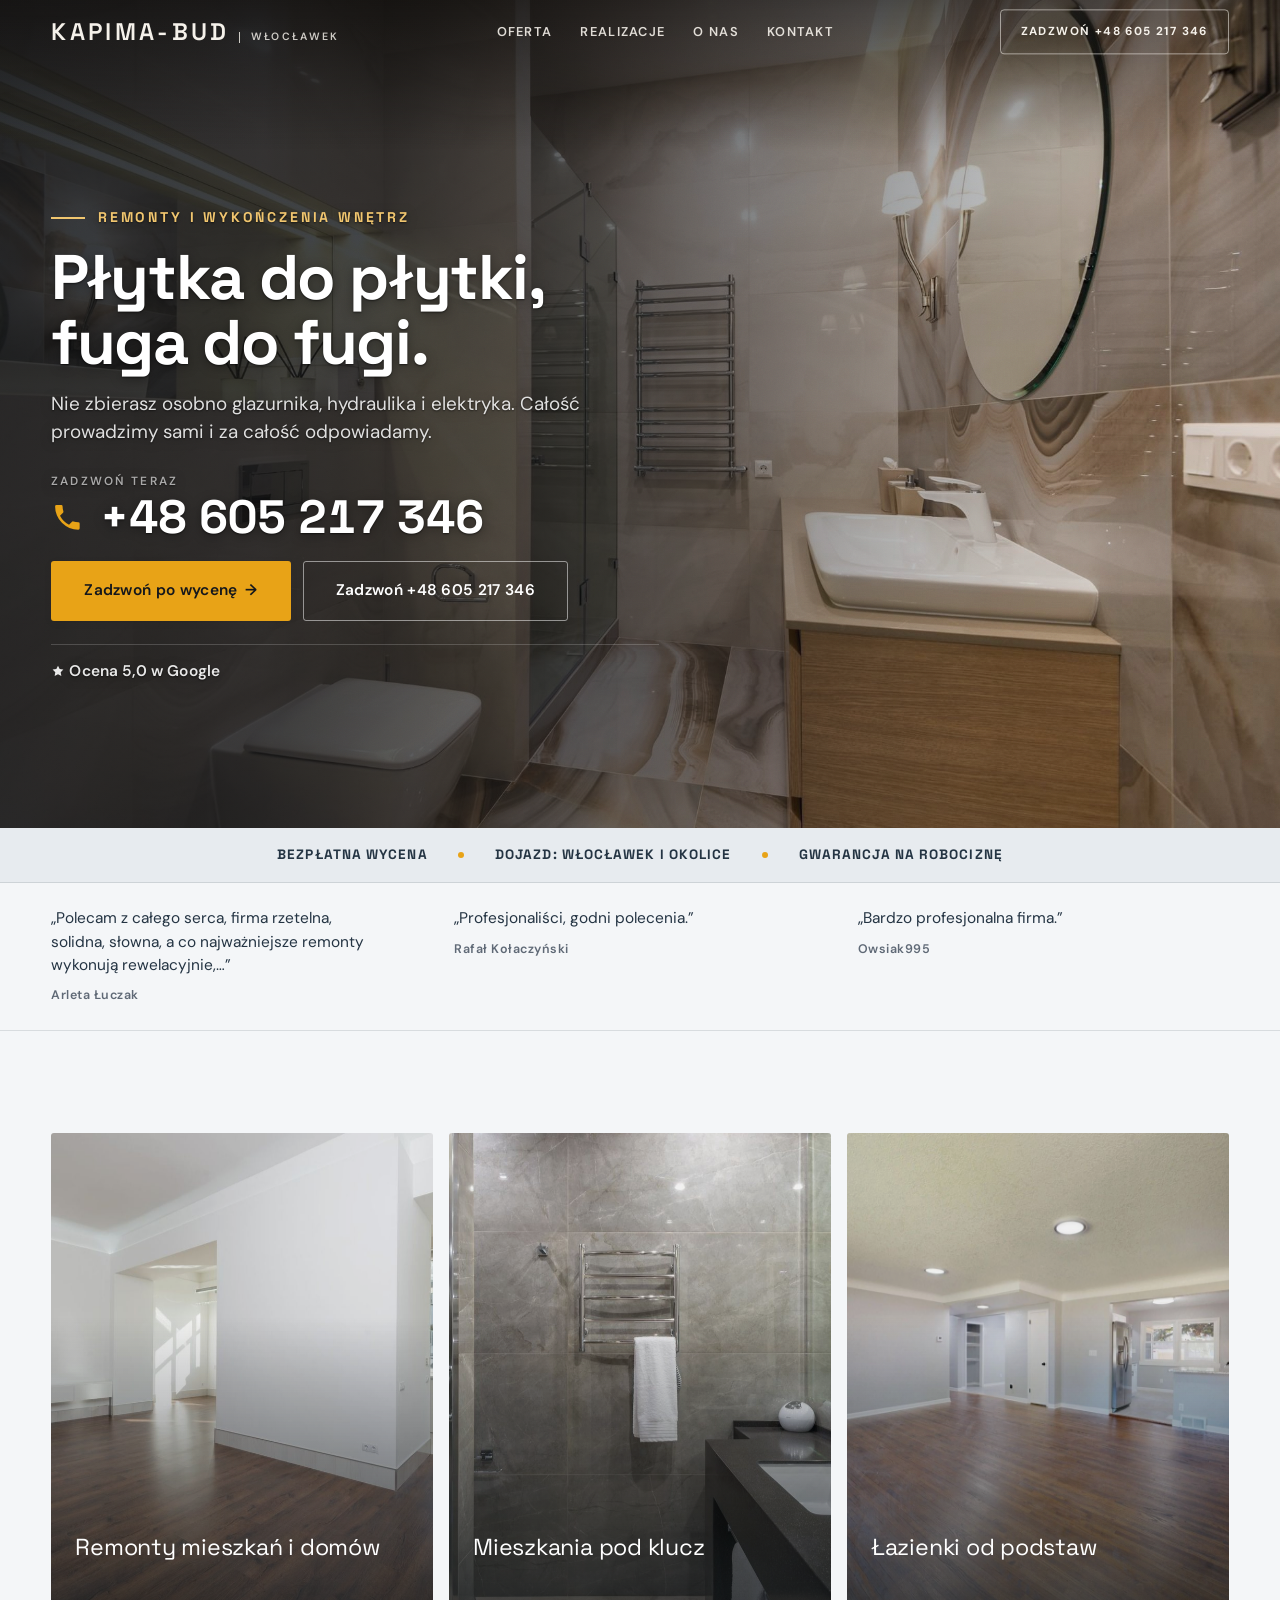
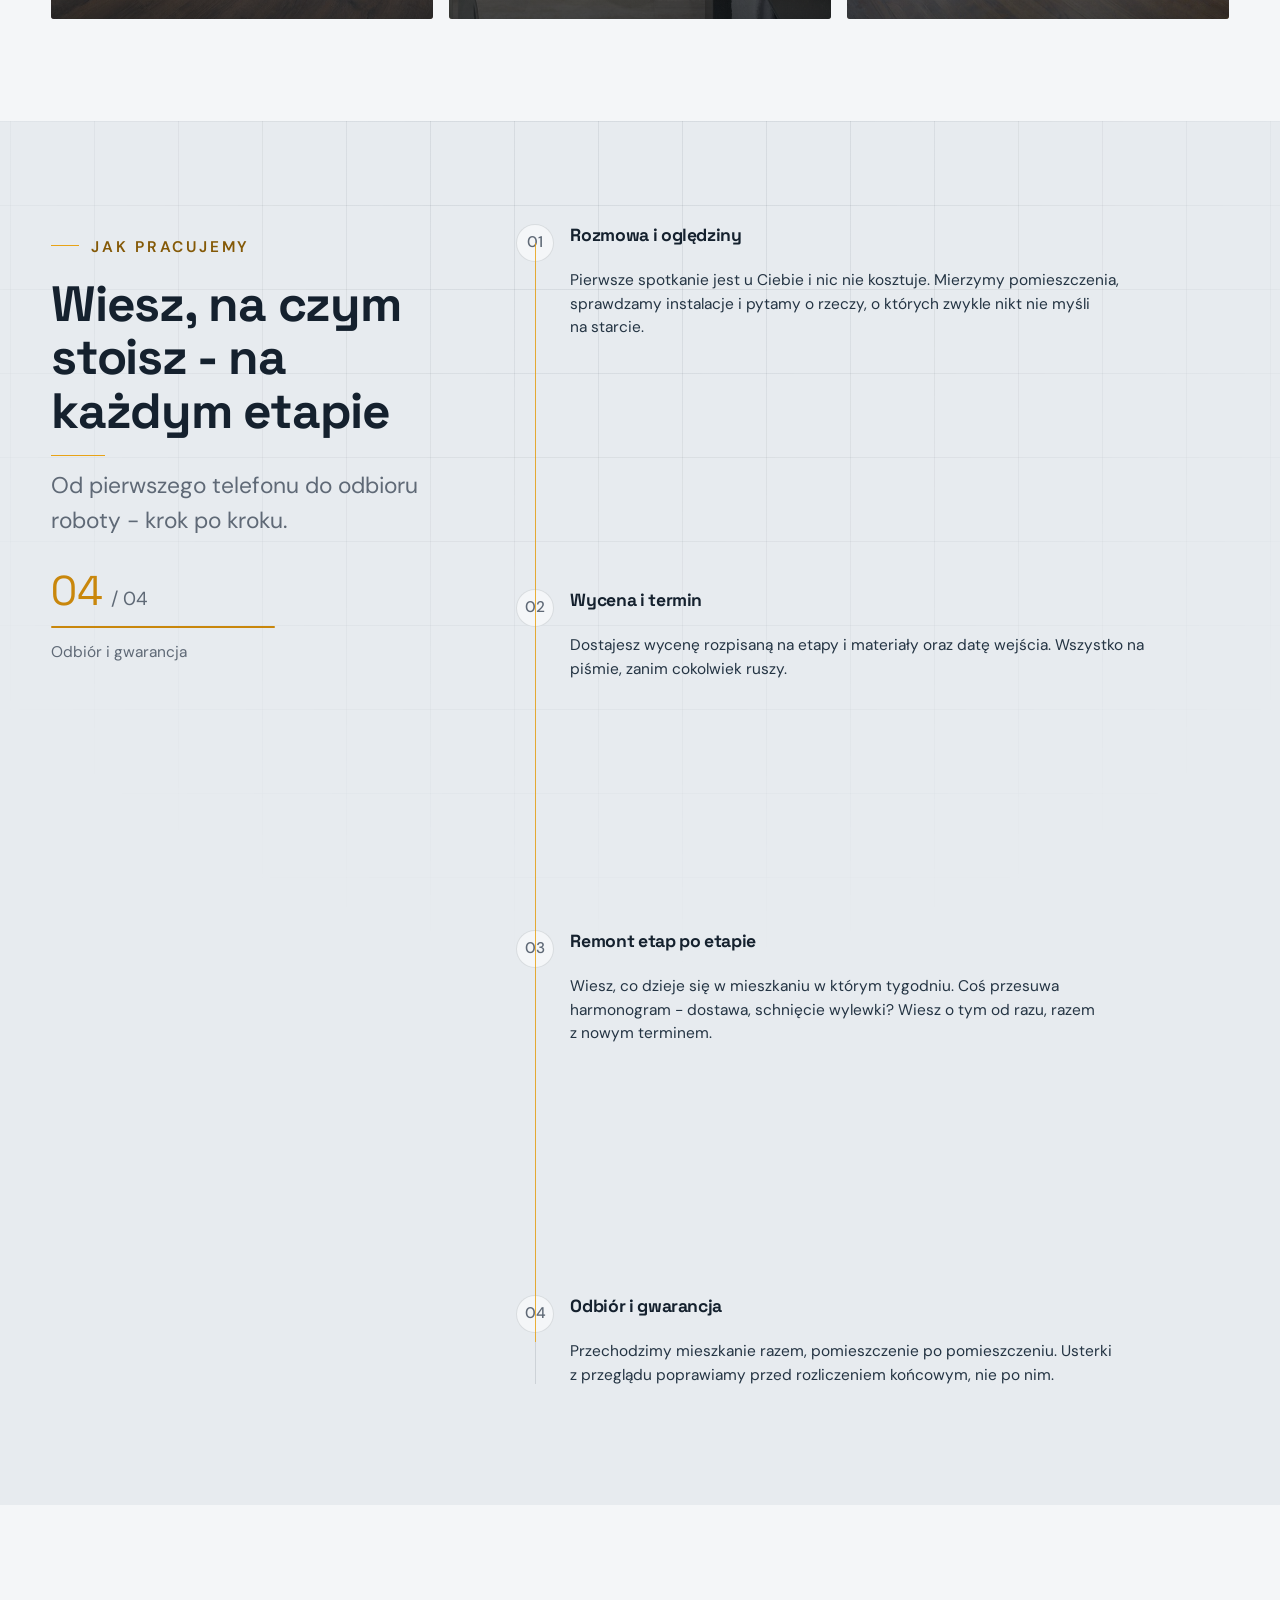
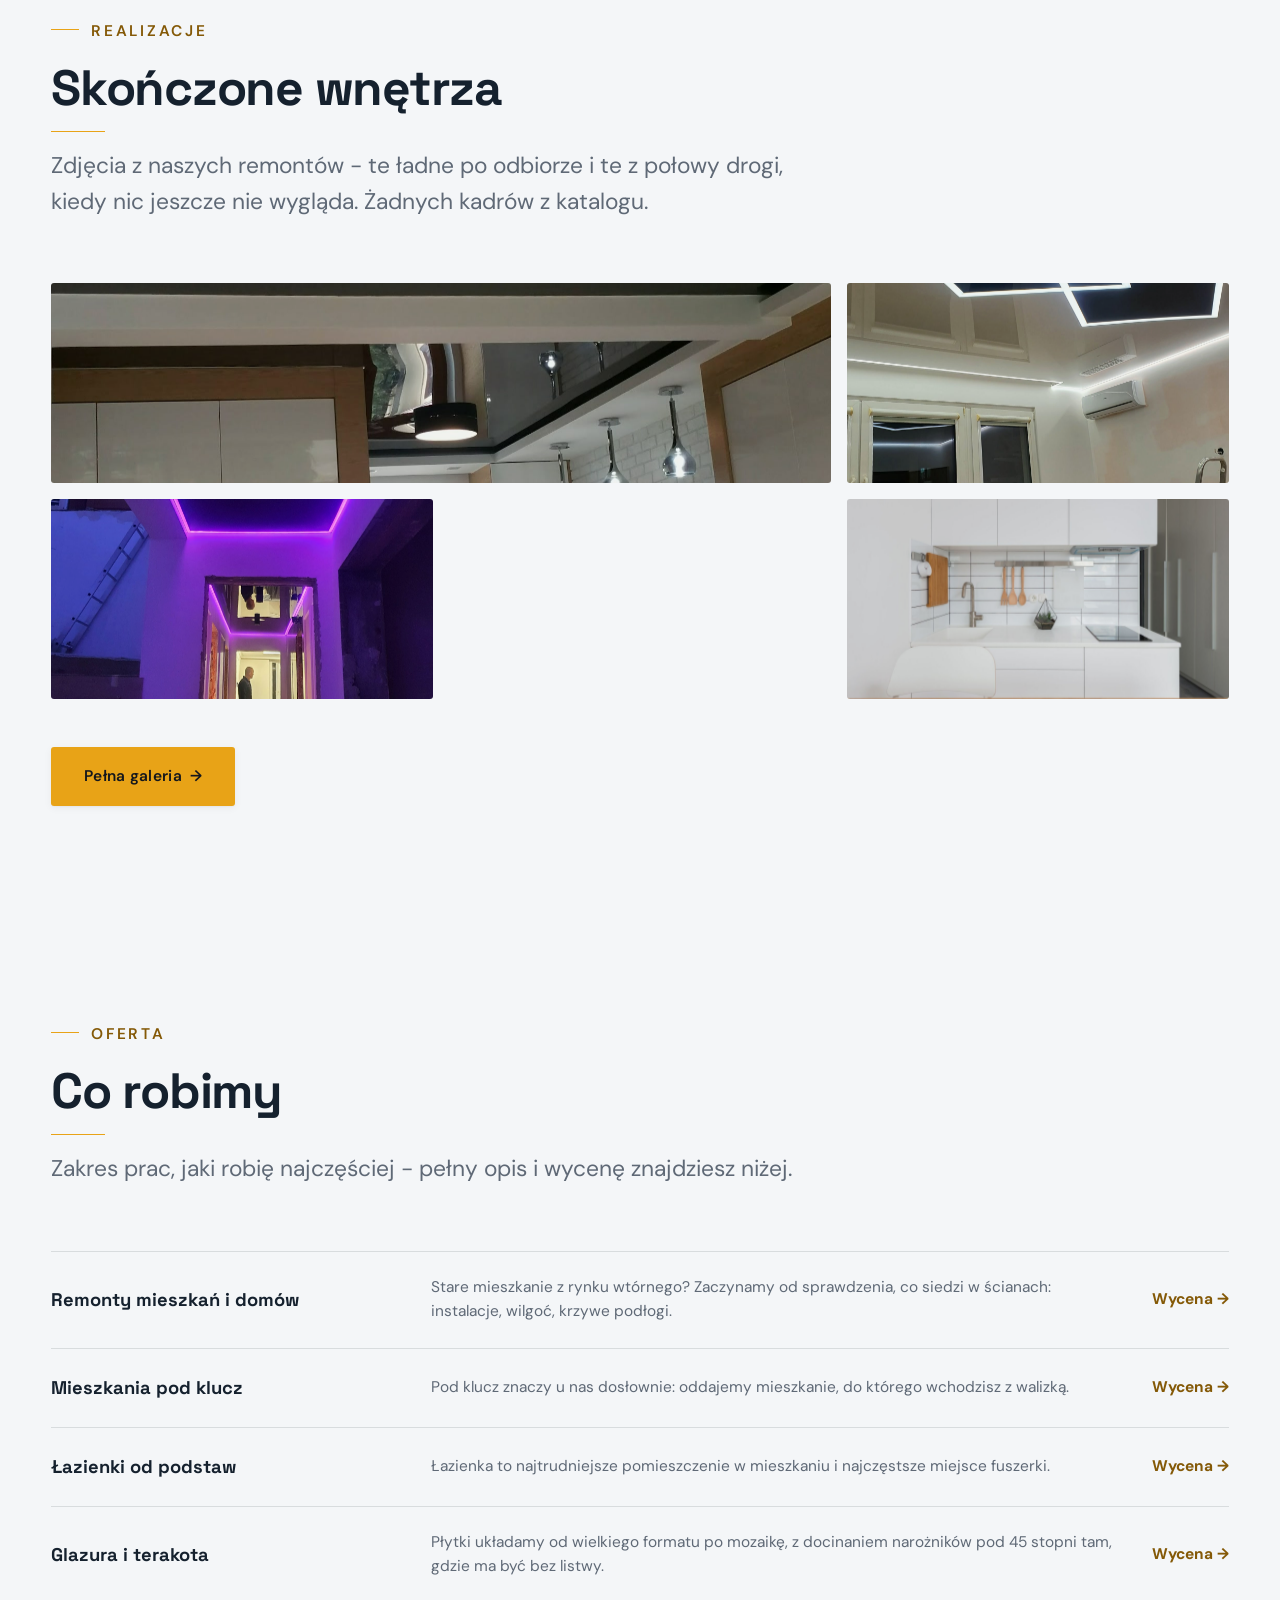
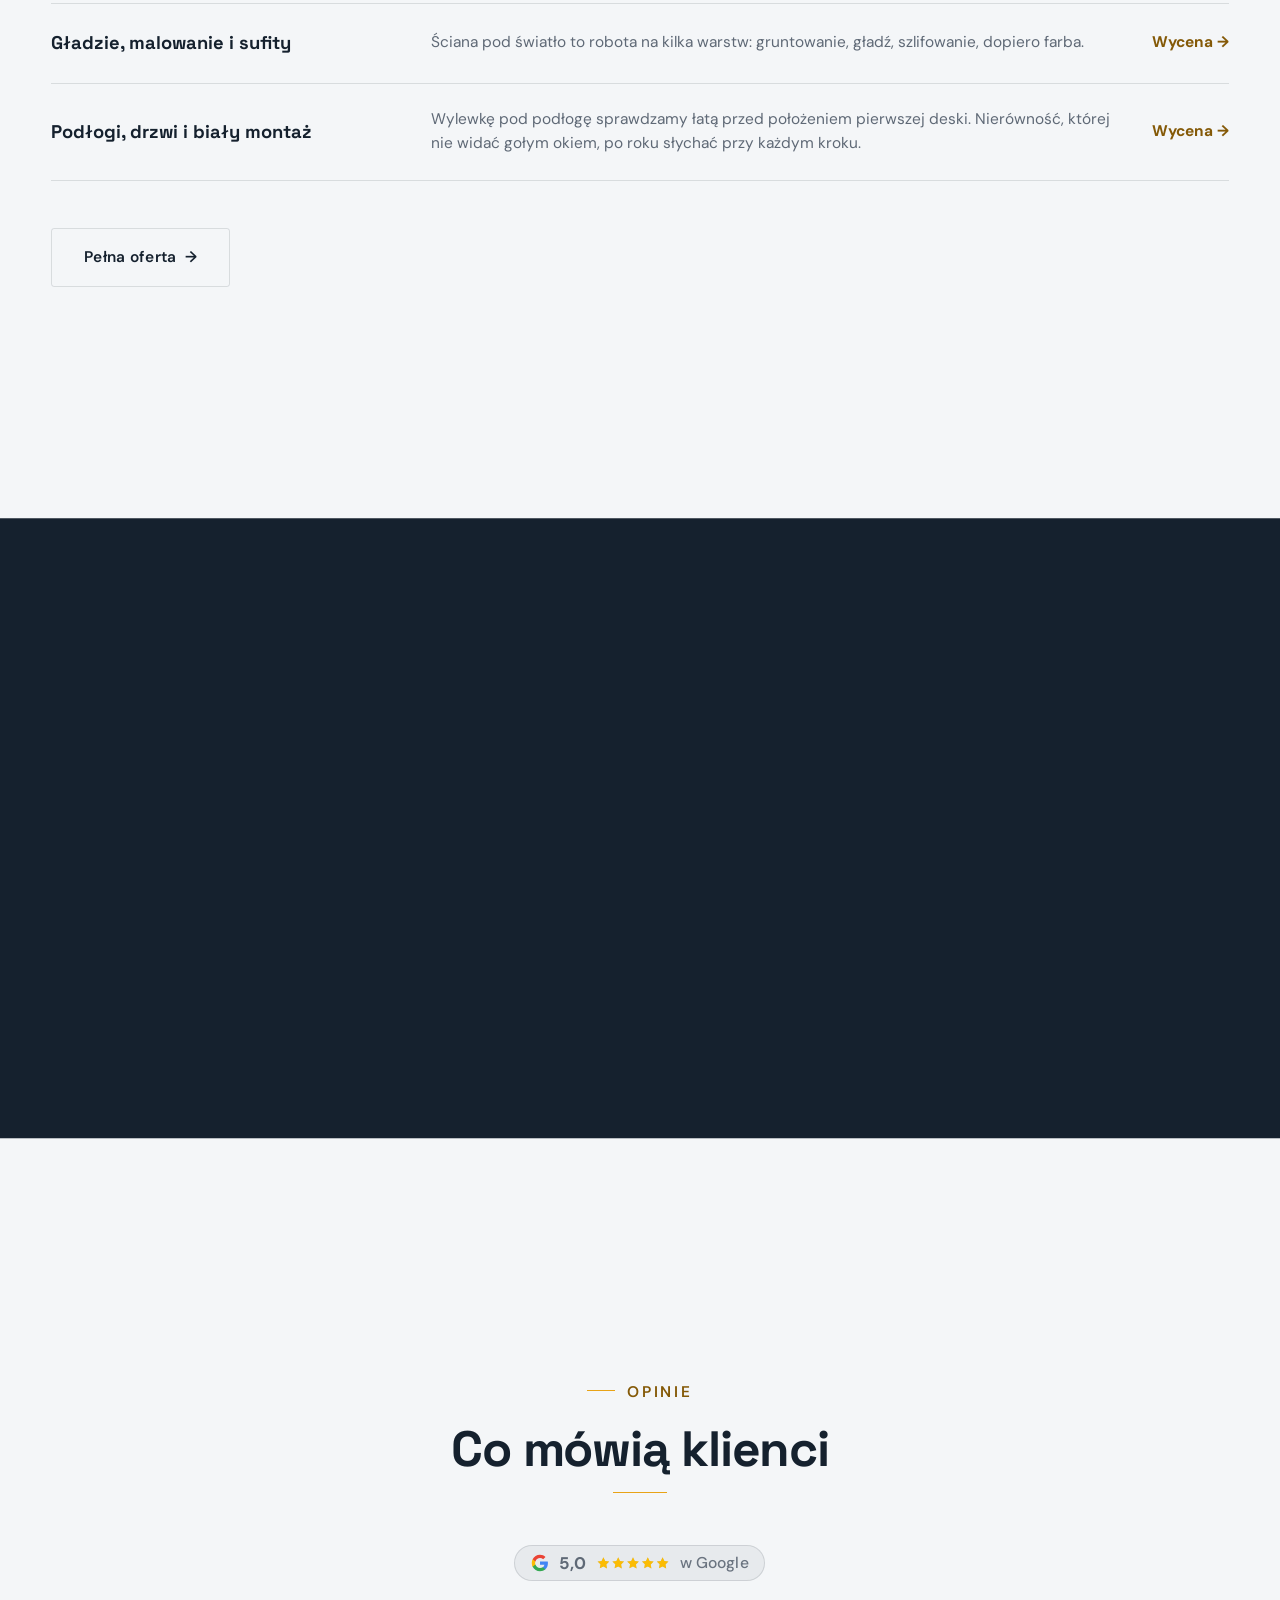
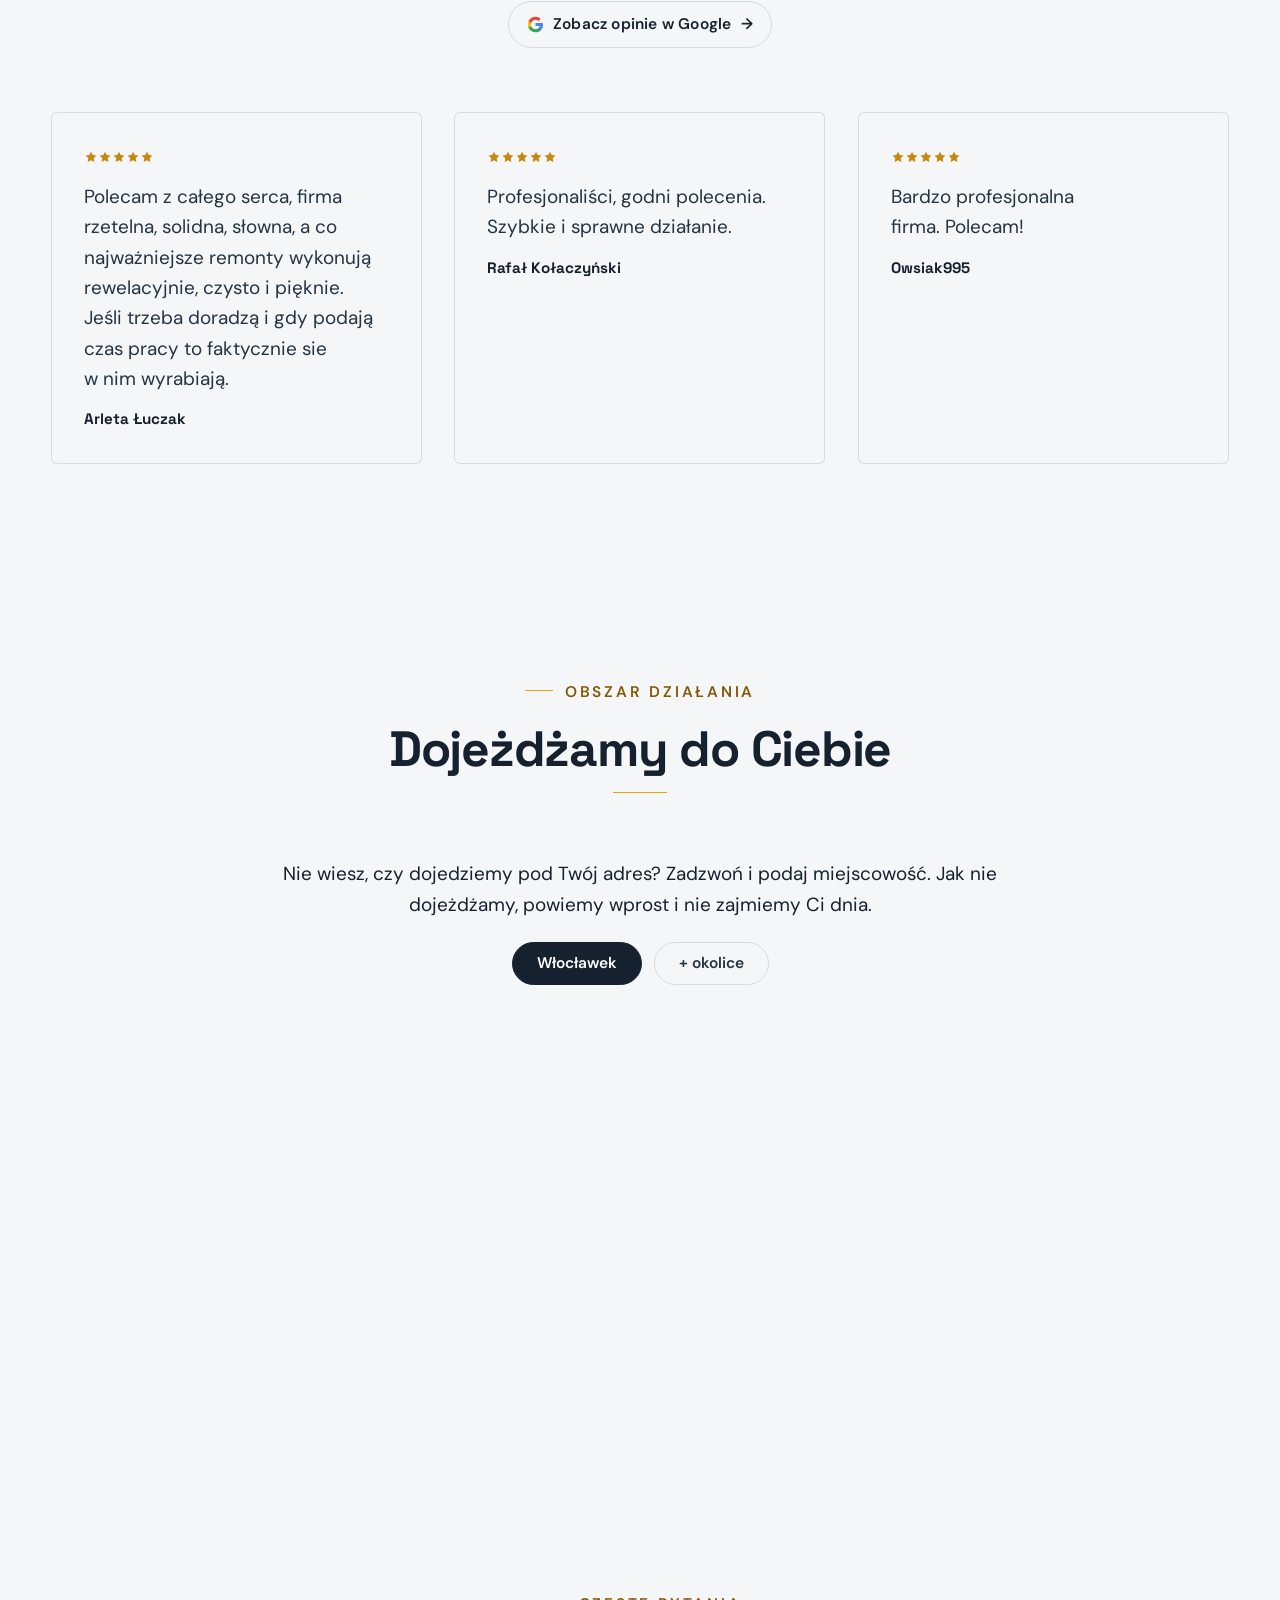
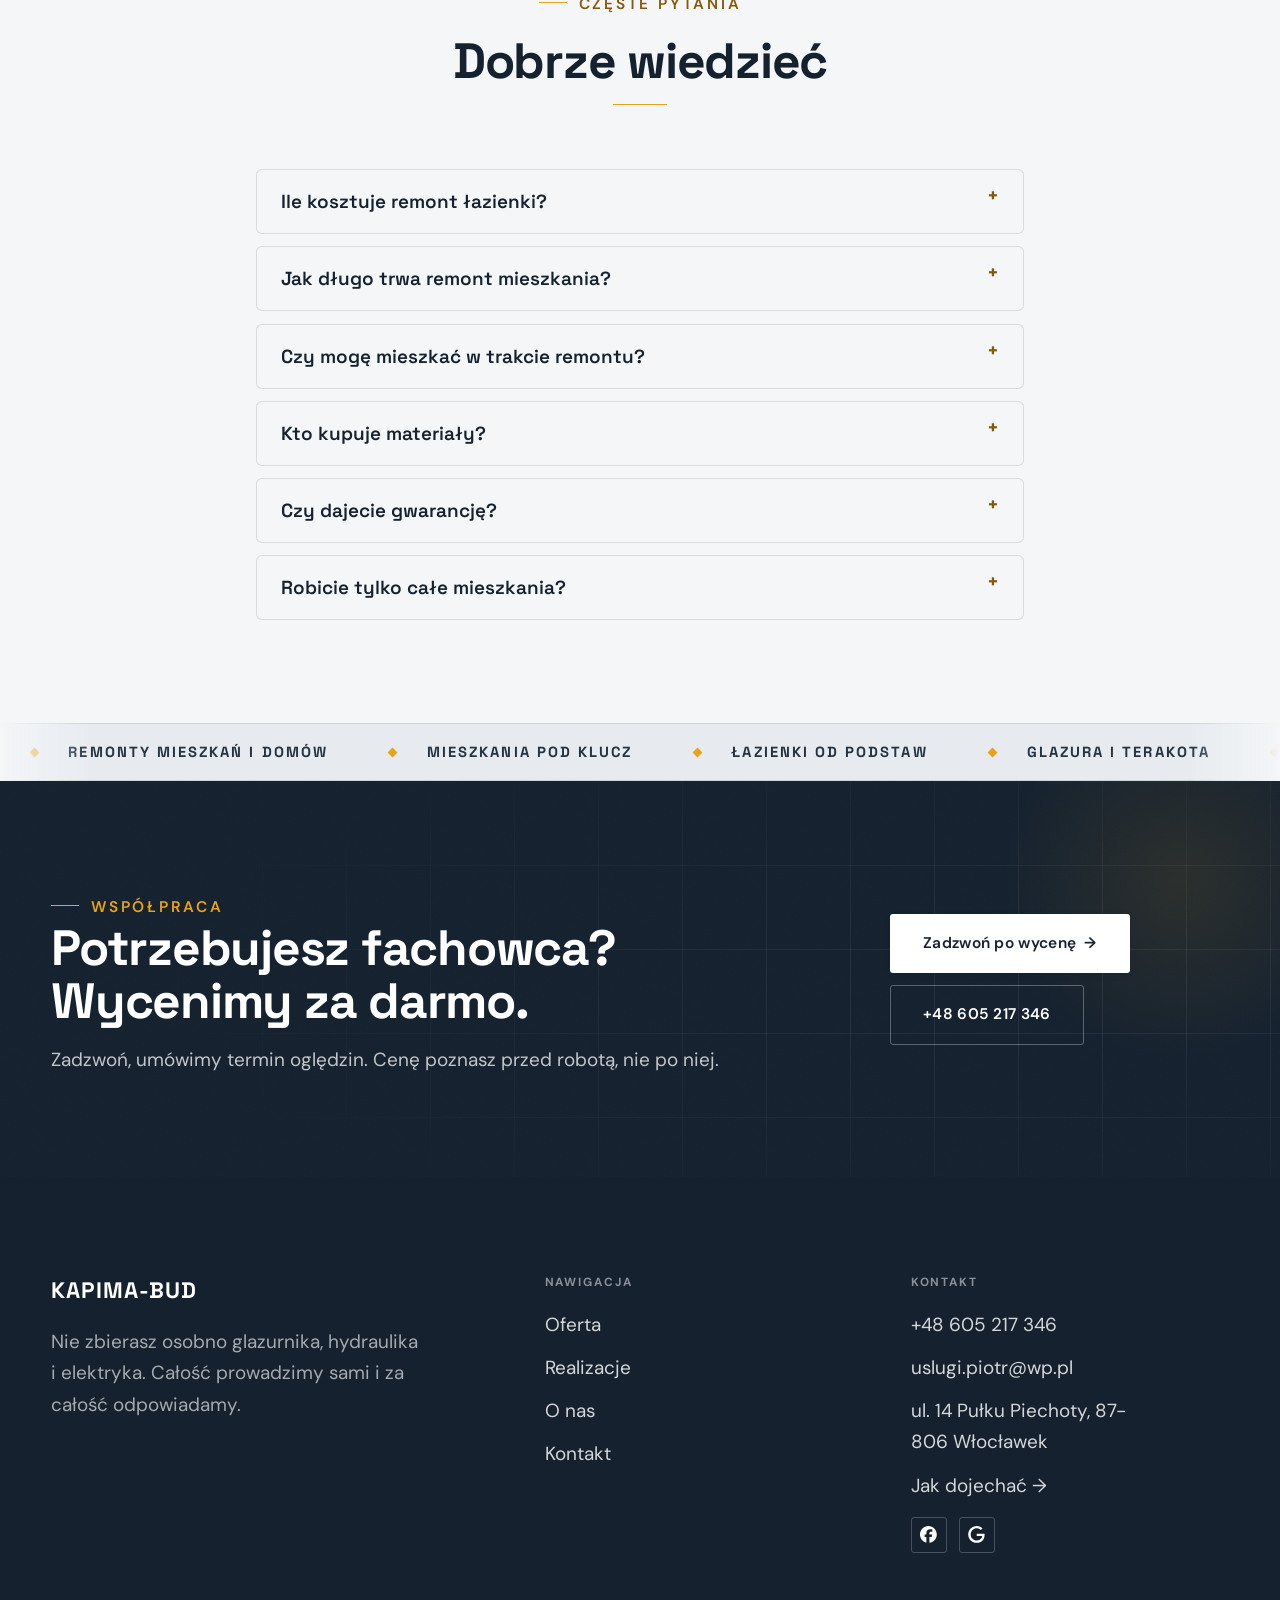
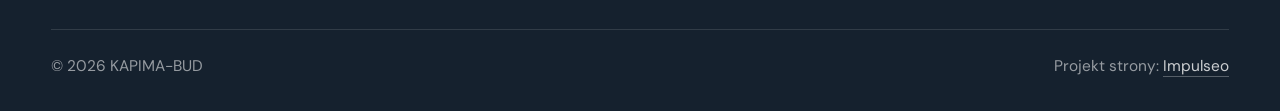
<file: index.html>
<!DOCTYPE html>
<html lang="pl">
<head>
<meta charset="UTF-8">
<meta name="viewport" content="width=device-width, initial-scale=1.0">
<title>KAPIMA-BUD - remonty i wykończenia wnętrz</title>
<meta name="description" content="Remonty mieszkań w Włocławku: łazienki od podstaw, glazura i terakota, wykończenia pod klucz. Wycena i termin przed robotą. Zadzwoń: +48 605 217 346.">
<link rel="canonical" href="https://kris20032.github.io/kapima-bud/">
<meta name="robots" content="noindex, nofollow">
<meta property="og:type" content="website">
<meta property="og:locale" content="pl_PL">
<meta property="og:site_name" content="KAPIMA-BUD">
<meta property="og:title" content="KAPIMA-BUD - remonty i wykończenia wnętrz">
<meta property="og:description" content="Remonty mieszkań w Włocławku: łazienki od podstaw, glazura i terakota, wykończenia pod klucz. Wycena i termin przed robotą. Zadzwoń: +48 605 217 346.">
<meta property="og:url" content="https://kris20032.github.io/kapima-bud/">
<meta property="og:image" content="https://kris20032.github.io/kapima-bud/img/og.jpg">
<meta property="og:image:width" content="1200">
<meta property="og:image:height" content="630">
<meta name="twitter:card" content="summary_large_image">
<script type="application/ld+json">{"@context": "https://schema.org", "@type": "LocalBusiness", "name": "KAPIMA-BUD", "url": "https://kris20032.github.io/kapima-bud/", "telephone": "+48605217346", "image": "https://kris20032.github.io/kapima-bud/img/og.jpg", "areaServed": "Włocławek", "sameAs": ["https://www.facebook.com/p/KaPiMa-BUD-100057525765143/", "https://www.google.com/maps?cid=17008859857485065025"]}</script>
<link rel="preconnect" href="https://fonts.googleapis.com">
<link rel="preconnect" href="https://fonts.gstatic.com" crossorigin>
<link href="https://fonts.googleapis.com/css2?family=Space+Grotesk:wght@500;600;700&family=DM+Sans:opsz,wght@9..40,400;9..40,500;9..40,600&display=swap" rel="stylesheet">
<link rel="stylesheet" href="assets/styles.css?v=fx170917">
</head>
<body>

<header class="nav">
  <div class="wrap nav-inner">
    <a class="brand" href="index.html"><span class="name">KAPIMA-BUD</span><span class="sub">Włocławek</span></a>
    <nav class="nav-links">
      <a href="oferta.html">Oferta</a>
      <a href="realizacje.html">Realizacje</a>
      <a href="o-nas.html">O nas</a>
      <a href="kontakt.html">Kontakt</a>
      <a href="tel:+48605217346" class="btn btn-accent">Zadzwoń +48 605 217 346</a>
    </nav>
    <button class="nav-toggle" aria-label="Menu"><span></span><span></span><span></span></button>
  </div>
</header>

<main>
<section class="hero-fach">
  <img class="hf-photo" src="img/hero.jpg" fetchpriority="high" alt="KAPIMA-BUD" width="1880" height="1255">
  <div class="hf-panel">
    <div class="hf-inner">
      <span class="hf-kicker">Remonty i wykończenia wnętrz</span>
      <h1 class="hf-title">Płytka do płytki, fuga do fugi. <em></em></h1>
      <p class="hf-lead">Nie zbierasz osobno glazurnika, hydraulika i elektryka. Całość prowadzimy sami i za całość odpowiadamy.</p>
      <a class="hf-phone" href="tel:+48605217346"><span class="hf-phone-lab">Zadzwoń teraz</span><span class="hf-phone-num"><svg class="ico-tel" width="16" height="16" viewBox="0 0 24 24" fill="none" aria-hidden="true"><path d="M6.6 10.8a15.5 15.5 0 0 0 6.6 6.6l2.2-2.2a1 1 0 0 1 1-.24 11.4 11.4 0 0 0 3.6.58 1 1 0 0 1 1 1V20a1 1 0 0 1-1 1A17 17 0 0 1 3 4a1 1 0 0 1 1-1h3.5a1 1 0 0 1 1 1c0 1.25.2 2.46.58 3.6a1 1 0 0 1-.25 1l-2.23 2.2Z" fill="currentColor"/></svg> +48 605 217 346</span></a>
      <div class="hf-actions">
        <a href="kontakt.html" class="btn btn-accent">Zadzwoń po wycenę <span class="arr">→</span></a>
        <a href="tel:+48605217346" class="btn btn-ghost hf-ghost">Zadzwoń +48 605 217 346</a>
      </div>
      <div class="hf-trust"><svg class="ico-star" width="14" height="14" viewBox="0 0 24 24" style="vertical-align:-2px" aria-hidden="true"><path d="M12 2.8l2.85 5.8 6.4.93-4.63 4.5 1.1 6.37L12 17.4l-5.72 3 1.1-6.37-4.63-4.5 6.4-.93L12 2.8Z" fill="currentColor"/></svg> Ocena 5,0 w Google</div>
    </div>
  </div>
</section>
<section class="fach-promise">
  <div class="wrap">
    <ul class="fp-row reveal"><li>Bezpłatna wycena</li><li>Dojazd: Włocławek i okolice</li><li>Gwarancja na robociznę</li></ul>
  </div>
</section>
<section class="opinie-mini" aria-label="Opinie klientów">
  <div class="wrap">
    <div class="om-row">
      <div class="om-item reveal"><blockquote>„Polecam z całego serca, firma rzetelna, solidna, słowna, a co najważniejsze remonty wykonują rewelacyjnie,…”</blockquote><span class="om-autor">Arleta Łuczak</span></div>
      <div class="om-item reveal"><blockquote>„Profesjonaliści, godni polecenia.”</blockquote><span class="om-autor">Rafał Kołaczyński</span></div>
      <div class="om-item reveal"><blockquote>„Bardzo profesjonalna firma.”</blockquote><span class="om-autor">Owsiak995</span></div>
    </div>
  </div>
</section>
<section class="gateways-band">
  <div class="wrap">
    <div class="gateways">
      <a href="oferta.html" class="gateway reveal"><img src="img/g7.jpg" alt="Remonty mieszkań i domów" loading="lazy" width="1600" height="1068" decoding="async"><span class="g-ttl">Remonty mieszkań i domów</span></a>
      <a href="oferta.html" class="gateway reveal"><img src="img/g8.jpg" alt="Mieszkania pod klucz" loading="lazy" width="1600" height="1068" decoding="async"><span class="g-ttl">Mieszkania pod klucz</span></a>
      <a href="oferta.html" class="gateway reveal"><img src="img/g9.jpg" alt="Łazienki od podstaw" loading="lazy" width="1600" height="1200" decoding="async"><span class="g-ttl">Łazienki od podstaw</span></a>
    </div>
  </div>
</section>
<section class="proces proces-os fachowcy">
  <div class="wrap proc-grid">
    <div class="proc-side">
      <div class="head reveal">
        <span class="eyebrow">Jak pracujemy</span>
        <h2>Wiesz, na czym stoisz - na każdym etapie</h2>
        <p>Od pierwszego telefonu do odbioru roboty - krok po kroku.</p>
      </div>
      <div class="proc-count" aria-hidden="true"><span class="pc-cur">01</span><span class="pc-all">/ 04</span></div>
      <div class="proc-bar" aria-hidden="true"><i></i></div>
      <p class="proc-now" aria-hidden="true">Rozmowa i oględziny</p>
    </div>
    <ol class="proces-line">
      <li class="reveal"><span class="pno">01</span><h3>Rozmowa i oględziny</h3><p>Pierwsze spotkanie jest u Ciebie i nic nie kosztuje. Mierzymy pomieszczenia, sprawdzamy instalacje i pytamy o rzeczy, o których zwykle nikt nie myśli na starcie.</p></li>
      <li class="reveal"><span class="pno">02</span><h3>Wycena i termin</h3><p>Dostajesz wycenę rozpisaną na etapy i materiały oraz datę wejścia. Wszystko na piśmie, zanim cokolwiek ruszy.</p></li>
      <li class="reveal"><span class="pno">03</span><h3>Remont etap po etapie</h3><p>Wiesz, co dzieje się w mieszkaniu w którym tygodniu. Coś przesuwa harmonogram - dostawa, schnięcie wylewki? Wiesz o tym od razu, razem z nowym terminem.</p></li>
      <li class="reveal"><span class="pno">04</span><h3>Odbiór i gwarancja</h3><p>Przechodzimy mieszkanie razem, pomieszczenie po pomieszczeniu. Usterki z przeglądu poprawiamy przed rozliczeniem końcowym, nie po nim.</p></li>
    </ol>
  </div>
</section>
<section>
  <div class="wrap">
    <div class="head reveal">
      <span class="eyebrow">Realizacje</span>
      <h2>Skończone wnętrza</h2>
      <p>Zdjęcia z naszych remontów - te ładne po odbiorze i te z połowy drogi, kiedy nic jeszcze nie wygląda. Żadnych kadrów z katalogu.</p>
    </div>
    <div class="gallery">
      <div class="tile t-two3 reveal"><img src="img/g1.jpg" alt="KAPIMA-BUD" loading="lazy" width="1502" height="2760" decoding="async"></div>
      <div class="tile t-third reveal"><img src="img/g2.jpg" alt="KAPIMA-BUD" loading="lazy" width="1484" height="2032" decoding="async"></div>
      <div class="tile t-third reveal"><img src="img/g5.jpg" alt="KAPIMA-BUD" loading="lazy" width="1502" height="2044" decoding="async"></div>
      <div class="tile t-third reveal"><img src="img/g6.jpg" alt="KAPIMA-BUD" loading="lazy" width="1600" height="1200" decoding="async"></div>
      <div class="tile t-third reveal"><img src="img/g10.jpg" alt="KAPIMA-BUD" loading="lazy" width="1600" height="1068" decoding="async"></div>
    </div>
    <div style="margin-top:var(--space-7)" class="reveal"><a href="realizacje.html" class="btn btn-accent">Pełna galeria <span class="arr">→</span></a></div>
  </div>
</section>
<section class="fach-uslugi">
  <div class="wrap">
    <div class="head reveal">
      <span class="eyebrow">Oferta</span>
      <h2>Co robimy</h2>
      <p>Zakres prac, jaki robię najczęściej - pełny opis i wycenę znajdziesz niżej.</p>
    </div>
    <ul class="fu-list">
      <li class="fu-row reveal"><div class="fu-name">Remonty mieszkań i domów</div><div class="fu-desc">Stare mieszkanie z rynku wtórnego? Zaczynamy od sprawdzenia, co siedzi w ścianach: instalacje, wilgoć, krzywe podłogi.</div><a class="fu-cta" href="kontakt.html">Wycena <span class="arr">→</span></a></li>
      <li class="fu-row reveal"><div class="fu-name">Mieszkania pod klucz</div><div class="fu-desc">Pod klucz znaczy u nas dosłownie: oddajemy mieszkanie, do którego wchodzisz z walizką.</div><a class="fu-cta" href="kontakt.html">Wycena <span class="arr">→</span></a></li>
      <li class="fu-row reveal"><div class="fu-name">Łazienki od podstaw</div><div class="fu-desc">Łazienka to najtrudniejsze pomieszczenie w mieszkaniu i najczęstsze miejsce fuszerki.</div><a class="fu-cta" href="kontakt.html">Wycena <span class="arr">→</span></a></li>
      <li class="fu-row reveal"><div class="fu-name">Glazura i terakota</div><div class="fu-desc">Płytki układamy od wielkiego formatu po mozaikę, z docinaniem narożników pod 45 stopni tam, gdzie ma być bez listwy.</div><a class="fu-cta" href="kontakt.html">Wycena <span class="arr">→</span></a></li>
      <li class="fu-row reveal"><div class="fu-name">Gładzie, malowanie i sufity</div><div class="fu-desc">Ściana pod światło to robota na kilka warstw: gruntowanie, gładź, szlifowanie, dopiero farba.</div><a class="fu-cta" href="kontakt.html">Wycena <span class="arr">→</span></a></li>
      <li class="fu-row reveal"><div class="fu-name">Podłogi, drzwi i biały montaż</div><div class="fu-desc">Wylewkę pod podłogę sprawdzamy łatą przed położeniem pierwszej deski. Nierówność, której nie widać gołym okiem, po roku słychać przy każdym kroku.</div><a class="fu-cta" href="kontakt.html">Wycena <span class="arr">→</span></a></li>
    </ul>
    <div style="margin-top:var(--space-7)" class="reveal"><a href="oferta.html" class="btn btn-ghost">Pełna oferta <span class="arr">→</span></a></div>
  </div>
</section>
<section class="stopklatka" aria-hidden="true">
  <div class="stk-bg" style="background-image:url(img/g11.jpg)"></div>
</section>
<section class="opinie">
  <div class="wrap">
    <div class="head center reveal">
      <span class="eyebrow">Opinie</span>
      <h2>Co mówią klienci</h2>
    </div>
    <p class="op-meta reveal"><span class="g-badge"><svg class="gb-ico" viewBox="0 0 24 24" width="18" height="18" aria-hidden="true"><path fill="#4285F4" d="M22.56 12.25c0-.78-.07-1.53-.2-2.25H12v4.26h5.92c-.26 1.37-1.04 2.53-2.21 3.31v2.77h3.57c2.08-1.92 3.28-4.74 3.28-8.09z"/><path fill="#34A853" d="M12 23c2.97 0 5.46-.98 7.28-2.66l-3.57-2.77c-.98.66-2.23 1.06-3.71 1.06-2.86 0-5.29-1.93-6.16-4.53H2.18v2.84C3.99 20.53 7.7 23 12 23z"/><path fill="#FBBC05" d="M5.84 14.09c-.22-.66-.35-1.36-.35-2.09s.13-1.43.35-2.09V7.07H2.18C1.43 8.55 1 10.22 1 12s.43 3.45 1.18 4.93l2.85-2.22.81-.62z"/><path fill="#EA4335" d="M12 5.38c1.62 0 3.06.56 4.21 1.64l3.15-3.15C17.45 2.09 14.97 1 12 1 7.7 1 3.99 3.47 2.18 7.07l3.66 2.84c.87-2.6 3.3-4.53 6.16-4.53z"/></svg><b class="gb-ocena">5,0</b><svg class="gb-stars" viewBox="0 0 90 18" width="74" height="14.8" aria-hidden="true"><g fill="currentColor" opacity=".26"><path transform="translate(0,0)" d="M9 1.6l2.2 4.46 4.92.72-3.56 3.47.84 4.9L9 12.74l-4.4 2.31.84-4.9L1.88 6.68l4.92-.72L9 1.6Z"/><path transform="translate(18,0)" d="M9 1.6l2.2 4.46 4.92.72-3.56 3.47.84 4.9L9 12.74l-4.4 2.31.84-4.9L1.88 6.68l4.92-.72L9 1.6Z"/><path transform="translate(36,0)" d="M9 1.6l2.2 4.46 4.92.72-3.56 3.47.84 4.9L9 12.74l-4.4 2.31.84-4.9L1.88 6.68l4.92-.72L9 1.6Z"/><path transform="translate(54,0)" d="M9 1.6l2.2 4.46 4.92.72-3.56 3.47.84 4.9L9 12.74l-4.4 2.31.84-4.9L1.88 6.68l4.92-.72L9 1.6Z"/><path transform="translate(72,0)" d="M9 1.6l2.2 4.46 4.92.72-3.56 3.47.84 4.9L9 12.74l-4.4 2.31.84-4.9L1.88 6.68l4.92-.72L9 1.6Z"/></g><clipPath id="gs1000"><rect x="0" y="0" width="90.0" height="18"/></clipPath><g fill="#FBBC04" clip-path="url(#gs1000)"><path transform="translate(0,0)" d="M9 1.6l2.2 4.46 4.92.72-3.56 3.47.84 4.9L9 12.74l-4.4 2.31.84-4.9L1.88 6.68l4.92-.72L9 1.6Z"/><path transform="translate(18,0)" d="M9 1.6l2.2 4.46 4.92.72-3.56 3.47.84 4.9L9 12.74l-4.4 2.31.84-4.9L1.88 6.68l4.92-.72L9 1.6Z"/><path transform="translate(36,0)" d="M9 1.6l2.2 4.46 4.92.72-3.56 3.47.84 4.9L9 12.74l-4.4 2.31.84-4.9L1.88 6.68l4.92-.72L9 1.6Z"/><path transform="translate(54,0)" d="M9 1.6l2.2 4.46 4.92.72-3.56 3.47.84 4.9L9 12.74l-4.4 2.31.84-4.9L1.88 6.68l4.92-.72L9 1.6Z"/><path transform="translate(72,0)" d="M9 1.6l2.2 4.46 4.92.72-3.56 3.47.84 4.9L9 12.74l-4.4 2.31.84-4.9L1.88 6.68l4.92-.72L9 1.6Z"/></g></svg><span class="gb-txt">w Google</span></span></p>
    <p class="op-meta reveal"><a class="op-google" href="https://www.google.com/maps?cid=17008859857485065025" target="_blank" rel="noopener"><svg class="op-g-ico" viewBox="0 0 24 24" width="17" height="17" aria-hidden="true"><path fill="#4285F4" d="M22.56 12.25c0-.78-.07-1.53-.2-2.25H12v4.26h5.92c-.26 1.37-1.04 2.53-2.21 3.31v2.77h3.57c2.08-1.92 3.28-4.74 3.28-8.09z"/><path fill="#34A853" d="M12 23c2.97 0 5.46-.98 7.28-2.66l-3.57-2.77c-.98.66-2.23 1.06-3.71 1.06-2.86 0-5.29-1.93-6.16-4.53H2.18v2.84C3.99 20.53 7.7 23 12 23z"/><path fill="#FBBC05" d="M5.84 14.09c-.22-.66-.35-1.36-.35-2.09s.13-1.43.35-2.09V7.07H2.18C1.43 8.55 1 10.22 1 12s.43 3.45 1.18 4.93l2.85-2.22.81-.62z"/><path fill="#EA4335" d="M12 5.38c1.62 0 3.06.56 4.21 1.64l3.15-3.15C17.45 2.09 14.97 1 12 1 7.7 1 3.99 3.47 2.18 7.07l3.66 2.84c.87-2.6 3.3-4.53 6.16-4.53z"/></svg><span>Zobacz opinie w Google</span><span class="arr">→</span></a></p>
    <div class="opinie-grid">
      <figure class="op-card reveal"><span class="op-star"><svg class="ico-star" width="14" height="14" viewBox="0 0 24 24" style="vertical-align:-2px" aria-hidden="true"><path d="M12 2.8l2.85 5.8 6.4.93-4.63 4.5 1.1 6.37L12 17.4l-5.72 3 1.1-6.37-4.63-4.5 6.4-.93L12 2.8Z" fill="currentColor"/></svg><svg class="ico-star" width="14" height="14" viewBox="0 0 24 24" style="vertical-align:-2px" aria-hidden="true"><path d="M12 2.8l2.85 5.8 6.4.93-4.63 4.5 1.1 6.37L12 17.4l-5.72 3 1.1-6.37-4.63-4.5 6.4-.93L12 2.8Z" fill="currentColor"/></svg><svg class="ico-star" width="14" height="14" viewBox="0 0 24 24" style="vertical-align:-2px" aria-hidden="true"><path d="M12 2.8l2.85 5.8 6.4.93-4.63 4.5 1.1 6.37L12 17.4l-5.72 3 1.1-6.37-4.63-4.5 6.4-.93L12 2.8Z" fill="currentColor"/></svg><svg class="ico-star" width="14" height="14" viewBox="0 0 24 24" style="vertical-align:-2px" aria-hidden="true"><path d="M12 2.8l2.85 5.8 6.4.93-4.63 4.5 1.1 6.37L12 17.4l-5.72 3 1.1-6.37-4.63-4.5 6.4-.93L12 2.8Z" fill="currentColor"/></svg><svg class="ico-star" width="14" height="14" viewBox="0 0 24 24" style="vertical-align:-2px" aria-hidden="true"><path d="M12 2.8l2.85 5.8 6.4.93-4.63 4.5 1.1 6.37L12 17.4l-5.72 3 1.1-6.37-4.63-4.5 6.4-.93L12 2.8Z" fill="currentColor"/></svg></span><blockquote>Polecam z całego serca, firma rzetelna, solidna, słowna, a co najważniejsze remonty wykonują rewelacyjnie, czysto i pięknie. Jeśli trzeba doradzą i gdy podają czas pracy to faktycznie sie w nim wyrabiają.</blockquote><span class="op-autor">Arleta Łuczak</span></figure>
      <figure class="op-card reveal"><span class="op-star"><svg class="ico-star" width="14" height="14" viewBox="0 0 24 24" style="vertical-align:-2px" aria-hidden="true"><path d="M12 2.8l2.85 5.8 6.4.93-4.63 4.5 1.1 6.37L12 17.4l-5.72 3 1.1-6.37-4.63-4.5 6.4-.93L12 2.8Z" fill="currentColor"/></svg><svg class="ico-star" width="14" height="14" viewBox="0 0 24 24" style="vertical-align:-2px" aria-hidden="true"><path d="M12 2.8l2.85 5.8 6.4.93-4.63 4.5 1.1 6.37L12 17.4l-5.72 3 1.1-6.37-4.63-4.5 6.4-.93L12 2.8Z" fill="currentColor"/></svg><svg class="ico-star" width="14" height="14" viewBox="0 0 24 24" style="vertical-align:-2px" aria-hidden="true"><path d="M12 2.8l2.85 5.8 6.4.93-4.63 4.5 1.1 6.37L12 17.4l-5.72 3 1.1-6.37-4.63-4.5 6.4-.93L12 2.8Z" fill="currentColor"/></svg><svg class="ico-star" width="14" height="14" viewBox="0 0 24 24" style="vertical-align:-2px" aria-hidden="true"><path d="M12 2.8l2.85 5.8 6.4.93-4.63 4.5 1.1 6.37L12 17.4l-5.72 3 1.1-6.37-4.63-4.5 6.4-.93L12 2.8Z" fill="currentColor"/></svg><svg class="ico-star" width="14" height="14" viewBox="0 0 24 24" style="vertical-align:-2px" aria-hidden="true"><path d="M12 2.8l2.85 5.8 6.4.93-4.63 4.5 1.1 6.37L12 17.4l-5.72 3 1.1-6.37-4.63-4.5 6.4-.93L12 2.8Z" fill="currentColor"/></svg></span><blockquote>Profesjonaliści, godni polecenia. Szybkie i sprawne działanie.</blockquote><span class="op-autor">Rafał Kołaczyński</span></figure>
      <figure class="op-card reveal"><span class="op-star"><svg class="ico-star" width="14" height="14" viewBox="0 0 24 24" style="vertical-align:-2px" aria-hidden="true"><path d="M12 2.8l2.85 5.8 6.4.93-4.63 4.5 1.1 6.37L12 17.4l-5.72 3 1.1-6.37-4.63-4.5 6.4-.93L12 2.8Z" fill="currentColor"/></svg><svg class="ico-star" width="14" height="14" viewBox="0 0 24 24" style="vertical-align:-2px" aria-hidden="true"><path d="M12 2.8l2.85 5.8 6.4.93-4.63 4.5 1.1 6.37L12 17.4l-5.72 3 1.1-6.37-4.63-4.5 6.4-.93L12 2.8Z" fill="currentColor"/></svg><svg class="ico-star" width="14" height="14" viewBox="0 0 24 24" style="vertical-align:-2px" aria-hidden="true"><path d="M12 2.8l2.85 5.8 6.4.93-4.63 4.5 1.1 6.37L12 17.4l-5.72 3 1.1-6.37-4.63-4.5 6.4-.93L12 2.8Z" fill="currentColor"/></svg><svg class="ico-star" width="14" height="14" viewBox="0 0 24 24" style="vertical-align:-2px" aria-hidden="true"><path d="M12 2.8l2.85 5.8 6.4.93-4.63 4.5 1.1 6.37L12 17.4l-5.72 3 1.1-6.37-4.63-4.5 6.4-.93L12 2.8Z" fill="currentColor"/></svg><svg class="ico-star" width="14" height="14" viewBox="0 0 24 24" style="vertical-align:-2px" aria-hidden="true"><path d="M12 2.8l2.85 5.8 6.4.93-4.63 4.5 1.1 6.37L12 17.4l-5.72 3 1.1-6.37-4.63-4.5 6.4-.93L12 2.8Z" fill="currentColor"/></svg></span><blockquote>Bardzo profesjonalna firma. Polecam!</blockquote><span class="op-autor">Owsiak995</span></figure>
    </div>
  </div>
</section>
<section class="obszar">
  <div class="wrap">
    <div class="head center reveal">
      <span class="eyebrow">Obszar działania</span>
      <h2>Dojeżdżamy do Ciebie</h2>
    </div>
    <p class="obszar-txt reveal" style="text-align:center;max-width:60ch;margin:0 auto 1.4rem">Nie wiesz, czy dojedziemy pod Twój adres? Zadzwoń i podaj miejscowość. Jak nie dojeżdżamy, powiemy wprost i nie zajmiemy Ci dnia.</p>
    <ul class="obszar-list reveal"><li class="is-home">Włocławek</li><li>+ okolice</li></ul>
    <div class="obszar-mapa reveal" style="margin-top:var(--space-7)">
      <iframe title="Obszar działania - Włocławek i okolice" src="https://maps.google.com/maps?q=KAPIMA-BUD%20W%C5%82oc%C5%82awek&amp;z=11&amp;output=embed" loading="lazy" referrerpolicy="no-referrer-when-downgrade" style="width:100%;height:clamp(280px,38vh,420px);border:0;display:block;border-radius:var(--r-md)"></iframe>
    </div>
  </div>
</section>
<section class="faq-klinika">
  <div class="wrap">
    <div class="head center reveal">
      <span class="eyebrow">Częste pytania</span>
      <h2>Dobrze wiedzieć</h2>
    </div>
    <div class="faq-list">
      <details class="faq-item reveal"><summary>Ile kosztuje remont łazienki?</summary><p>Cena zależy od metrażu, formatu płytek i tego, czy przerabiamy instalacje. Dlatego liczymy dopiero po obejrzeniu pomieszczenia - kwota rzucona przez telefon i tak by się nie utrzymała.</p></details>
      <details class="faq-item reveal"><summary>Jak długo trwa remont mieszkania?</summary><p>Sama łazienka to zwykle kilka tygodni, całe mieszkanie pod klucz - kilka miesięcy. Sporo czasu zjada schnięcie: wylewki, tynków, hydroizolacji. Termin dostajesz razem z wyceną.</p></details>
      <details class="faq-item reveal"><summary>Czy mogę mieszkać w trakcie remontu?</summary><p>Przy jednym pomieszczeniu zwykle tak, przy remoncie całego mieszkania odradzamy. Kurz z szlifowania gładzi wchodzi wszędzie, a woda bywa odcięta na kilka dni. Powiemy wprost, czego się spodziewać.</p></details>
      <details class="faq-item reveal"><summary>Kto kupuje materiały?</summary><p>Jak wolisz. Płytki i armaturę zwykle wybiera klient, bo to kwestia gustu. Chemię budowlaną, kleje i profile bierzemy sami - tu decyduje parametr, nie wygląd.</p></details>
      <details class="faq-item reveal"><summary>Czy dajecie gwarancję?</summary><p>Tak, na robociznę. Zgłoszenie po odbiorze traktujemy tak samo poważnie jak zlecenie, za które dopiero mamy dostać pieniądze.</p></details>
      <details class="faq-item reveal"><summary>Robicie tylko całe mieszkania?</summary><p>Nie. Sama łazienka, sama kuchnia albo samo położenie płytek też wchodzi w grę. Mniejsze roboty wpasowujemy w grafik między większe remonty - zadzwoń i zapytaj o wolny termin.</p></details>
    </div>
  </div>
</section>
<section class="fx-pas" aria-label="Zakres prac">
  <div class="fx-pas-track"><span class="fx-pas-item">Remonty mieszkań i domów</span><span class="fx-pas-item">Mieszkania pod klucz</span><span class="fx-pas-item">Łazienki od podstaw</span><span class="fx-pas-item">Glazura i terakota</span><span class="fx-pas-item">Gładzie, malowanie i sufity</span><span class="fx-pas-item">Podłogi, drzwi i biały montaż</span><span class="fx-pas-item">Włocławek i okolice</span><span aria-hidden="true" style="display:contents"><span class="fx-pas-item">Remonty mieszkań i domów</span><span class="fx-pas-item">Mieszkania pod klucz</span><span class="fx-pas-item">Łazienki od podstaw</span><span class="fx-pas-item">Glazura i terakota</span><span class="fx-pas-item">Gładzie, malowanie i sufity</span><span class="fx-pas-item">Podłogi, drzwi i biały montaż</span><span class="fx-pas-item">Włocławek i okolice</span></span></div>
</section>
<section class="cta">
  <div class="wrap">
    <div class="reveal">
      <span class="eyebrow">Współpraca</span>
      <h2>Potrzebujesz fachowca? Wycenimy za darmo.</h2>
      <p>Zadzwoń, umówimy termin oględzin. Cenę poznasz przed robotą, nie po niej.</p>
    </div>
    <div class="cta-actions reveal">
      <a href="kontakt.html" class="btn btn-light">Zadzwoń po wycenę <span class="arr">→</span></a>
      <a href="tel:+48605217346" class="btn btn-ghost btn-ghost-cta">+48 605 217 346</a>
    </div>
  </div>
</section>
</main>

<footer>
  <div class="wrap">
    <div class="foot-grid">
      <div class="foot-brand">
        <div class="name">KAPIMA-BUD</div>
        <p>Nie zbierasz osobno glazurnika, hydraulika i elektryka. Całość prowadzimy sami i za całość odpowiadamy.</p>
      </div>
      <div class="foot-col">
        <h4>Nawigacja</h4>
        <a href="oferta.html">Oferta</a>
        <a href="realizacje.html">Realizacje</a>
        <a href="o-nas.html">O nas</a>
        <a href="kontakt.html">Kontakt</a>
      </div>
      <div class="foot-col">
        <h4>Kontakt</h4>
        <a href="tel:+48605217346">+48 605 217 346</a>
        <a href="mailto:uslugi.piotr@wp.pl">uslugi.piotr@wp.pl</a>
        <p>ul. 14 Pułku Piechoty, 87-806 Włocławek</p>
        <a href="https://www.google.com/maps?cid=17008859857485065025" target="_blank" rel="noopener">Jak dojechać →</a>
      <div class="foot-soc">
        <a class="soc" href="https://www.facebook.com/p/KaPiMa-BUD-100057525765143/" target="_blank" rel="noopener" aria-label="Facebook - KAPIMA-BUD"><svg viewBox="0 0 24 24" aria-hidden="true" focusable="false"><path d="M9.101 23.691v-7.98H6.627v-3.667h2.474v-1.58c0-4.085 1.848-5.978 5.858-5.978.401 0 .955.042 1.468.103a8.68 8.68 0 0 1 1.141.195v3.325a8.623 8.623 0 0 0-.653-.036 26.805 26.805 0 0 0-.733-.009c-.707 0-1.259.096-1.675.309a1.686 1.686 0 0 0-.679.622c-.258.42-.374.995-.374 1.752v1.297h3.919l-.386 2.103-.287 1.564h-3.246v8.245C19.396 23.238 24 18.179 24 12.044c0-6.627-5.373-12-12-12s-12 5.373-12 12c0 5.628 3.874 10.35 9.101 11.647Z" fill="currentColor"/></svg></a>
        <a class="soc" href="https://www.google.com/maps?cid=17008859857485065025" target="_blank" rel="noopener" aria-label="Google - KAPIMA-BUD"><svg viewBox="0 0 24 24" aria-hidden="true" focusable="false"><path d="M12.48 10.92v3.28h7.84c-.24 1.84-.853 3.187-1.787 4.133-1.147 1.147-2.933 2.4-6.053 2.4-4.827 0-8.6-3.893-8.6-8.72s3.773-8.72 8.6-8.72c2.6 0 4.507 1.027 5.907 2.347l2.307-2.307C18.747 1.44 16.133 0 12.48 0 5.867 0 .307 5.387.307 12s5.56 12 12.173 12c3.573 0 6.267-1.173 8.373-3.36 2.16-2.16 2.84-5.213 2.84-7.667 0-.76-.053-1.467-.173-2.053H12.48z" fill="currentColor"/></svg></a>
      </div>
      </div>
    </div>
    <div class="foot-bot">
      <span>© 2026 KAPIMA-BUD</span>
      <span>Projekt strony: <a class="foot-credit" href="https://impulseo.pl" target="_blank" rel="noopener">Impulseo</a></span>
    </div>
  </div>
</footer>
<div class="sticky-call"><a class="sc-call" href="tel:+48605217346"><svg class="ico-tel" width="16" height="16" viewBox="0 0 24 24" fill="none" aria-hidden="true"><path d="M6.6 10.8a15.5 15.5 0 0 0 6.6 6.6l2.2-2.2a1 1 0 0 1 1-.24 11.4 11.4 0 0 0 3.6.58 1 1 0 0 1 1 1V20a1 1 0 0 1-1 1A17 17 0 0 1 3 4a1 1 0 0 1 1-1h3.5a1 1 0 0 1 1 1c0 1.25.2 2.46.58 3.6a1 1 0 0 1-.25 1l-2.23 2.2Z" fill="currentColor"/></svg> Zadzwoń</a><a class="sc-quote" href="kontakt.html">Zadzwoń po wycenę</a></div>
<div class="demo-wazne" data-do="2026-09-23" data-cykl="3" hidden><svg class="dw-ico" width="13" height="13" viewBox="0 0 24 24" fill="none" aria-hidden="true"><circle cx="12" cy="12" r="8.6" stroke="currentColor" stroke-width="1.8"/><path d="M12 7.2V12l3.3 2" stroke="currentColor" stroke-width="1.8" stroke-linecap="round"/></svg><span class="dw-txt"></span></div>

<script src="assets/main.js?v=fx170917"></script>
</body>
</html>
</file>
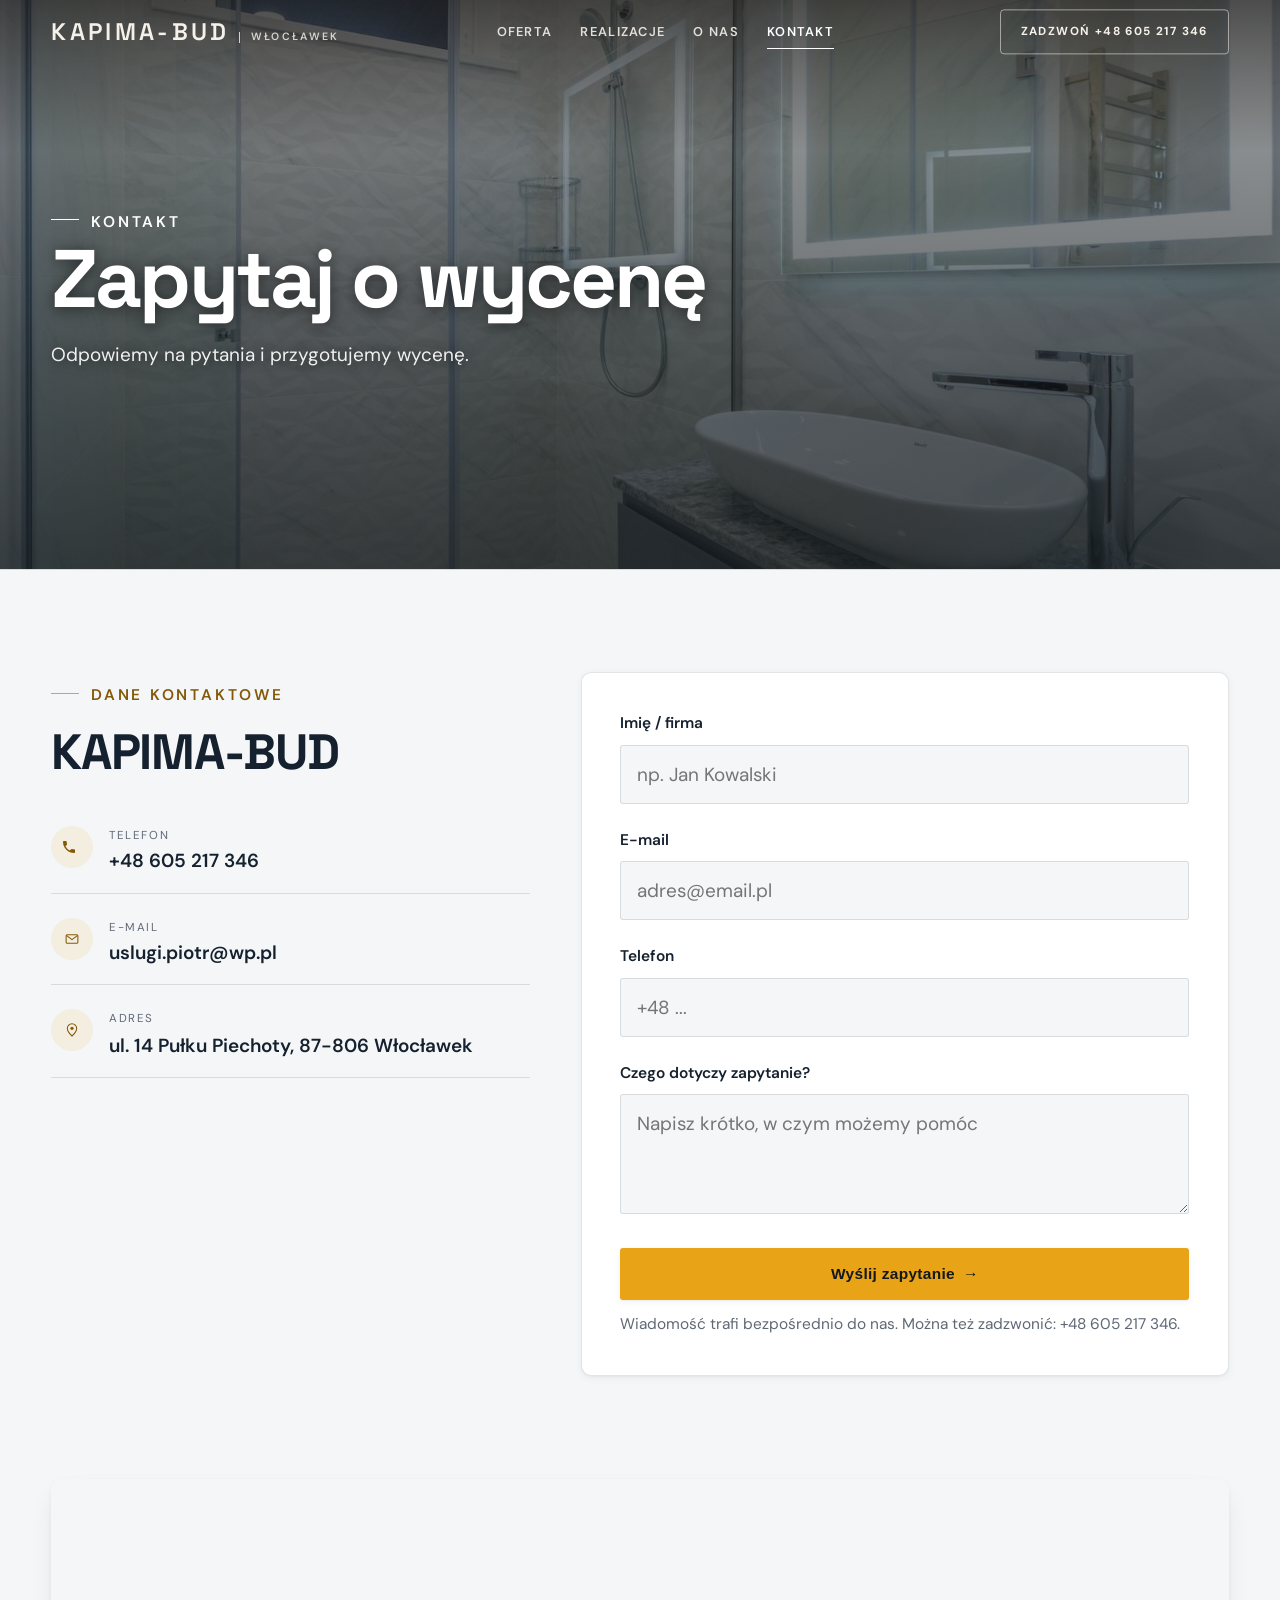
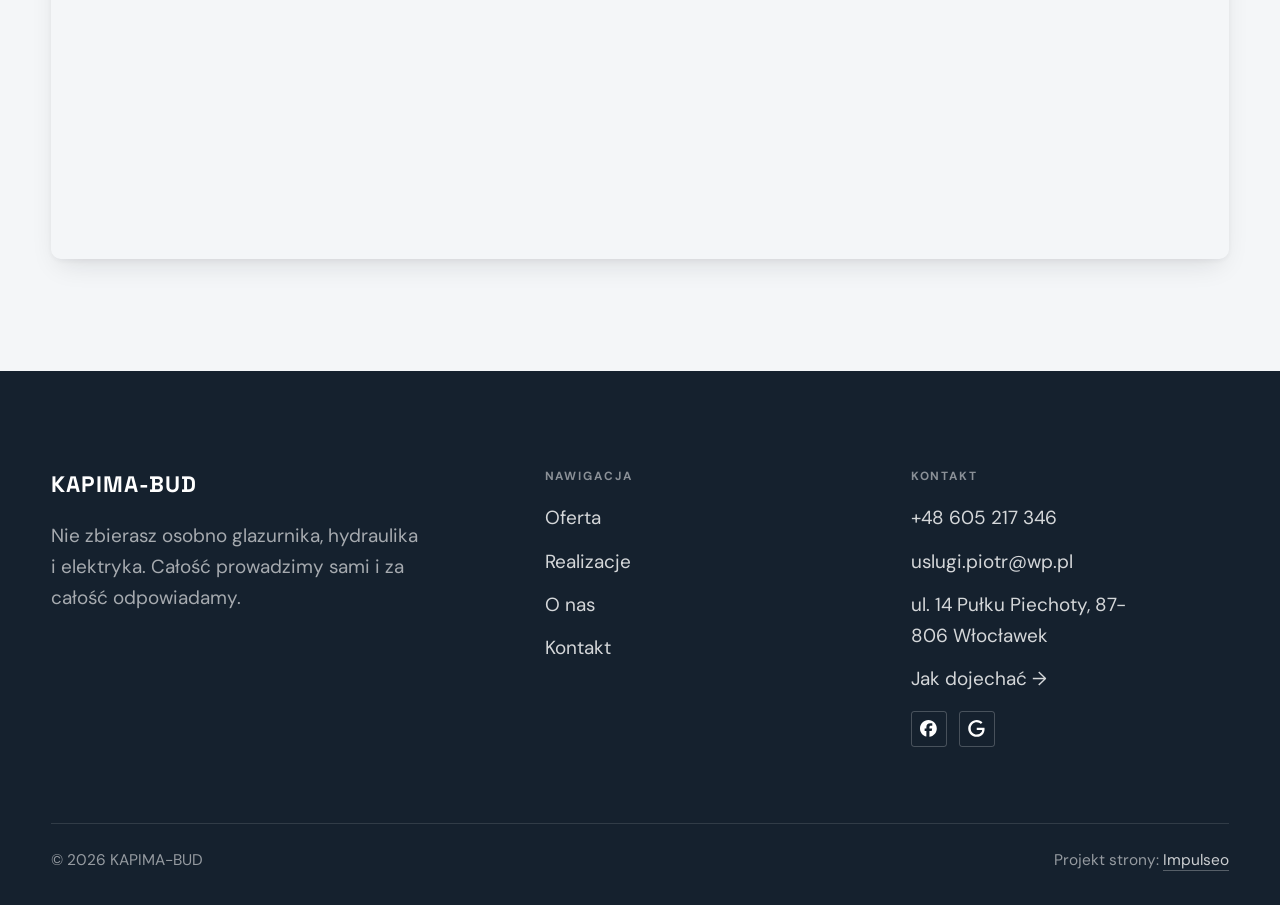
<file: kontakt.html>
<!DOCTYPE html>
<html lang="pl">
<head>
<meta charset="UTF-8">
<meta name="viewport" content="width=device-width, initial-scale=1.0">
<title>Kontakt - KAPIMA-BUD</title>
<meta name="description" content="Kontakt KAPIMA-BUD - ul. 14 Pułku Piechoty, 87-806 Włocławek">
<link rel="canonical" href="https://kris20032.github.io/kapima-bud/kontakt.html">
<meta name="robots" content="noindex, nofollow">
<meta property="og:type" content="website">
<meta property="og:locale" content="pl_PL">
<meta property="og:site_name" content="KAPIMA-BUD">
<meta property="og:title" content="Kontakt - KAPIMA-BUD">
<meta property="og:description" content="Kontakt KAPIMA-BUD - ul. 14 Pułku Piechoty, 87-806 Włocławek">
<meta property="og:url" content="https://kris20032.github.io/kapima-bud/kontakt.html">
<meta property="og:image" content="https://kris20032.github.io/kapima-bud/img/og.jpg">
<meta property="og:image:width" content="1200">
<meta property="og:image:height" content="630">
<meta name="twitter:card" content="summary_large_image">
<link rel="preconnect" href="https://fonts.googleapis.com">
<link rel="preconnect" href="https://fonts.gstatic.com" crossorigin>
<link href="https://fonts.googleapis.com/css2?family=Space+Grotesk:wght@500;600;700&family=DM+Sans:opsz,wght@9..40,400;9..40,500;9..40,600&display=swap" rel="stylesheet">
<link rel="stylesheet" href="assets/styles.css?v=fx170917">
</head>
<body>

<header class="nav">
  <div class="wrap nav-inner">
    <a class="brand" href="index.html"><span class="name">KAPIMA-BUD</span><span class="sub">Włocławek</span></a>
    <nav class="nav-links">
      <a href="oferta.html">Oferta</a>
      <a href="realizacje.html">Realizacje</a>
      <a href="o-nas.html">O nas</a>
      <a href="kontakt.html" class="active" aria-current="page">Kontakt</a>
      <a href="tel:+48605217346" class="btn btn-accent">Zadzwoń +48 605 217 346</a>
    </nav>
    <button class="nav-toggle" aria-label="Menu"><span></span><span></span><span></span></button>
  </div>
</header>

<main>
<section class="pagehead">
  <img src="img/g11.jpg" alt="KAPIMA-BUD - Zapytaj o wycenę" width="1600" height="1000" decoding="async">
  <div class="wrap">
    <span class="eyebrow">Kontakt</span>
    <h1>Zapytaj o wycenę</h1>
    <p>Odpowiemy na pytania i przygotujemy wycenę.</p>
  </div>
</section>
<section>
  <div class="wrap contact-grid">
    <div class="reveal">
      <span class="eyebrow">Dane kontaktowe</span>
      <h2 style="margin:var(--space-4) 0 var(--space-6)">KAPIMA-BUD</h2>
      <div class="info-list">
        <div class="info-row"><div class="ic"><svg class="ico-tel" width="16" height="16" viewBox="0 0 24 24" fill="none" aria-hidden="true"><path d="M6.6 10.8a15.5 15.5 0 0 0 6.6 6.6l2.2-2.2a1 1 0 0 1 1-.24 11.4 11.4 0 0 0 3.6.58 1 1 0 0 1 1 1V20a1 1 0 0 1-1 1A17 17 0 0 1 3 4a1 1 0 0 1 1-1h3.5a1 1 0 0 1 1 1c0 1.25.2 2.46.58 3.6a1 1 0 0 1-.25 1l-2.23 2.2Z" fill="currentColor"/></svg></div><div><div class="lbl">Telefon</div><a class="val" href="tel:+48605217346">+48 605 217 346</a></div></div>
        <div class="info-row"><div class="ic"><svg class="ico-mail" width="16" height="16" viewBox="0 0 24 24" fill="none" aria-hidden="true"><rect x="3.2" y="5.5" width="17.6" height="13" rx="1.6" stroke="currentColor" stroke-width="1.6"/><path d="M4 7l8 6 8-6" stroke="currentColor" stroke-width="1.6" stroke-linecap="round" stroke-linejoin="round"/></svg></div><div><div class="lbl">E-mail</div><a class="val" href="mailto:uslugi.piotr@wp.pl">uslugi.piotr@wp.pl</a></div></div>
        <div class="info-row"><div class="ic"><svg class="ico-pin" width="16" height="16" viewBox="0 0 24 24" fill="none" aria-hidden="true"><path d="M12 21s7-6.1 7-11.5A7 7 0 0 0 5 9.5C5 14.9 12 21 12 21Z" stroke="currentColor" stroke-width="1.6" fill="none"/><circle cx="12" cy="9.5" r="2.4" fill="currentColor"/></svg></div><div><div class="lbl">Adres</div><div class="val">ul. 14 Pułku Piechoty, 87-806 Włocławek</div></div></div>
      </div>
    </div>
    <div class="reveal">
      <form class="form" action="https://formsubmit.co/uslugi.piotr@wp.pl" method="POST">
        <input type="hidden" name="_subject" value="Zapytanie ze strony KAPIMA-BUD">
        <input type="hidden" name="_captcha" value="false">
        <input type="hidden" name="_template" value="table">
        <div class="fld"><label for="name">Imię / firma</label><input id="name" name="name" type="text" placeholder="np. Jan Kowalski" required></div>
        <div class="fld"><label for="email">E-mail</label><input id="email" name="email" type="email" placeholder="adres@email.pl" required></div>
        <div class="fld"><label for="phone">Telefon</label><input id="phone" name="phone" type="tel" placeholder="+48 ..."></div>
        <div class="fld"><label for="msg">Czego dotyczy zapytanie?</label><textarea id="msg" name="message" placeholder="Napisz krótko, w czym możemy pomóc" required></textarea></div>
        <button type="submit" class="btn btn-accent" style="width:100%;justify-content:center">Wyślij zapytanie <span class="arr">→</span></button>
        <p class="note">Wiadomość trafi bezpośrednio do nas. Można też zadzwonić: +48 605 217 346.</p>
      </form>
    </div>
  </div>
</section>
<section style="padding-top:0">
  <div class="wrap reveal">
    <iframe class="map" title="KAPIMA-BUD - Włocławek" src="https://maps.google.com/maps?q=KAPIMA-BUD%20W%C5%82oc%C5%82awek&z=15&output=embed" loading="lazy" referrerpolicy="no-referrer-when-downgrade"></iframe>
  </div>
</section>
</main>

<footer>
  <div class="wrap">
    <div class="foot-grid">
      <div class="foot-brand">
        <div class="name">KAPIMA-BUD</div>
        <p>Nie zbierasz osobno glazurnika, hydraulika i elektryka. Całość prowadzimy sami i za całość odpowiadamy.</p>
      </div>
      <div class="foot-col">
        <h4>Nawigacja</h4>
        <a href="oferta.html">Oferta</a>
        <a href="realizacje.html">Realizacje</a>
        <a href="o-nas.html">O nas</a>
        <a href="kontakt.html">Kontakt</a>
      </div>
      <div class="foot-col">
        <h4>Kontakt</h4>
        <a href="tel:+48605217346">+48 605 217 346</a>
        <a href="mailto:uslugi.piotr@wp.pl">uslugi.piotr@wp.pl</a>
        <p>ul. 14 Pułku Piechoty, 87-806 Włocławek</p>
        <a href="https://www.google.com/maps?cid=17008859857485065025" target="_blank" rel="noopener">Jak dojechać →</a>
      <div class="foot-soc">
        <a class="soc" href="https://www.facebook.com/p/KaPiMa-BUD-100057525765143/" target="_blank" rel="noopener" aria-label="Facebook - KAPIMA-BUD"><svg viewBox="0 0 24 24" aria-hidden="true" focusable="false"><path d="M9.101 23.691v-7.98H6.627v-3.667h2.474v-1.58c0-4.085 1.848-5.978 5.858-5.978.401 0 .955.042 1.468.103a8.68 8.68 0 0 1 1.141.195v3.325a8.623 8.623 0 0 0-.653-.036 26.805 26.805 0 0 0-.733-.009c-.707 0-1.259.096-1.675.309a1.686 1.686 0 0 0-.679.622c-.258.42-.374.995-.374 1.752v1.297h3.919l-.386 2.103-.287 1.564h-3.246v8.245C19.396 23.238 24 18.179 24 12.044c0-6.627-5.373-12-12-12s-12 5.373-12 12c0 5.628 3.874 10.35 9.101 11.647Z" fill="currentColor"/></svg></a>
        <a class="soc" href="https://www.google.com/maps?cid=17008859857485065025" target="_blank" rel="noopener" aria-label="Google - KAPIMA-BUD"><svg viewBox="0 0 24 24" aria-hidden="true" focusable="false"><path d="M12.48 10.92v3.28h7.84c-.24 1.84-.853 3.187-1.787 4.133-1.147 1.147-2.933 2.4-6.053 2.4-4.827 0-8.6-3.893-8.6-8.72s3.773-8.72 8.6-8.72c2.6 0 4.507 1.027 5.907 2.347l2.307-2.307C18.747 1.44 16.133 0 12.48 0 5.867 0 .307 5.387.307 12s5.56 12 12.173 12c3.573 0 6.267-1.173 8.373-3.36 2.16-2.16 2.84-5.213 2.84-7.667 0-.76-.053-1.467-.173-2.053H12.48z" fill="currentColor"/></svg></a>
      </div>
      </div>
    </div>
    <div class="foot-bot">
      <span>© 2026 KAPIMA-BUD</span>
      <span>Projekt strony: <a class="foot-credit" href="https://impulseo.pl" target="_blank" rel="noopener">Impulseo</a></span>
    </div>
  </div>
</footer>
<div class="sticky-call"><a class="sc-call" href="tel:+48605217346"><svg class="ico-tel" width="16" height="16" viewBox="0 0 24 24" fill="none" aria-hidden="true"><path d="M6.6 10.8a15.5 15.5 0 0 0 6.6 6.6l2.2-2.2a1 1 0 0 1 1-.24 11.4 11.4 0 0 0 3.6.58 1 1 0 0 1 1 1V20a1 1 0 0 1-1 1A17 17 0 0 1 3 4a1 1 0 0 1 1-1h3.5a1 1 0 0 1 1 1c0 1.25.2 2.46.58 3.6a1 1 0 0 1-.25 1l-2.23 2.2Z" fill="currentColor"/></svg> Zadzwoń</a><a class="sc-quote" href="kontakt.html">Zadzwoń po wycenę</a></div>
<div class="demo-wazne" data-do="2026-09-23" data-cykl="3" hidden><svg class="dw-ico" width="13" height="13" viewBox="0 0 24 24" fill="none" aria-hidden="true"><circle cx="12" cy="12" r="8.6" stroke="currentColor" stroke-width="1.8"/><path d="M12 7.2V12l3.3 2" stroke="currentColor" stroke-width="1.8" stroke-linecap="round"/></svg><span class="dw-txt"></span></div>

<script src="assets/main.js?v=fx170917"></script>
</body>
</html>
</file>
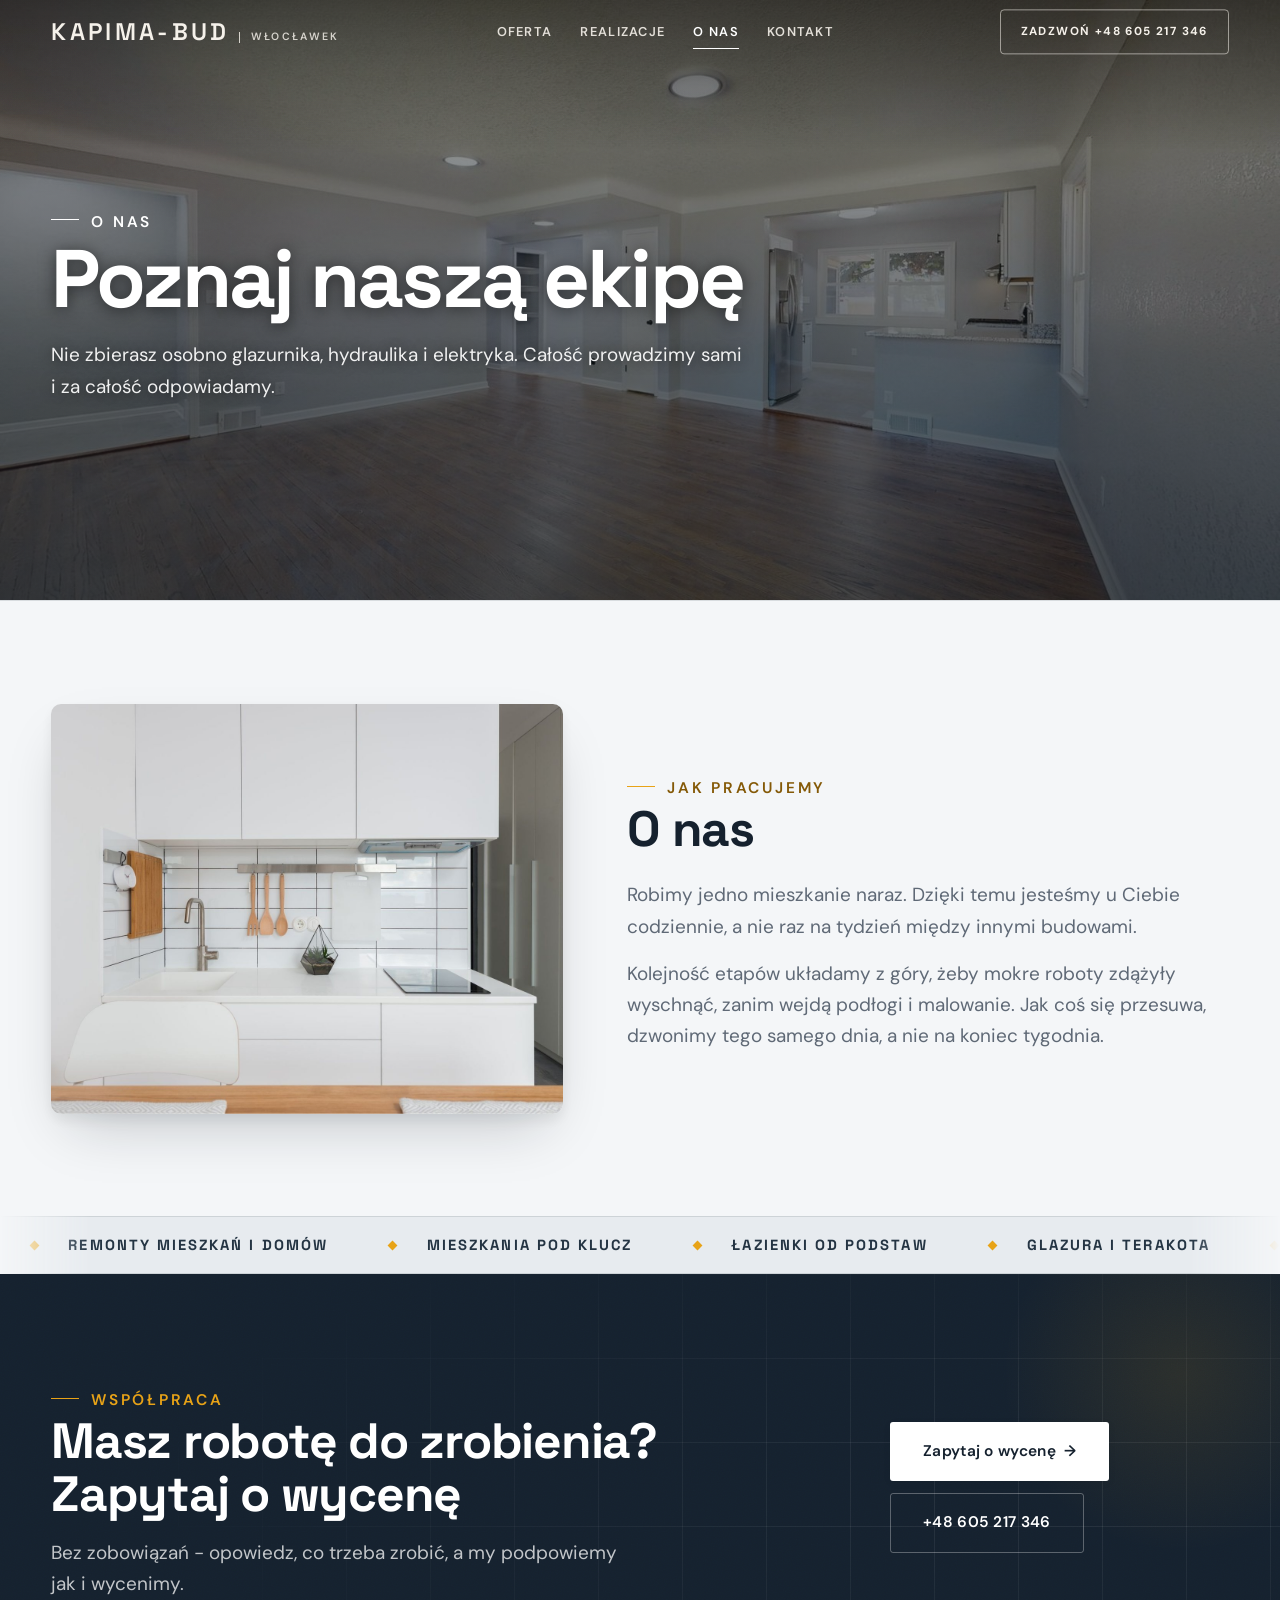
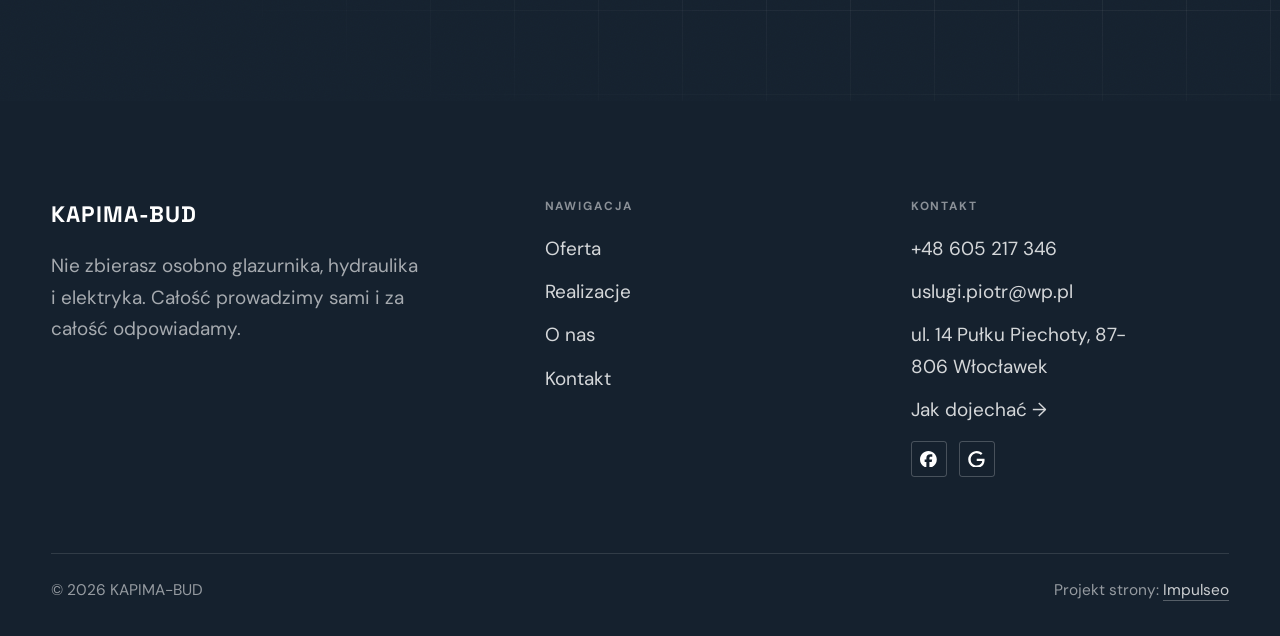
<file: o-nas.html>
<!DOCTYPE html>
<html lang="pl">
<head>
<meta charset="UTF-8">
<meta name="viewport" content="width=device-width, initial-scale=1.0">
<title>O nas - KAPIMA-BUD</title>
<meta name="description" content="Remonty mieszkań w Włocławku: łazienki od podstaw, glazura i terakota, wykończenia pod klucz. Wycena i termin przed robotą. Zadzwoń: +48 605 217 346.">
<link rel="canonical" href="https://kris20032.github.io/kapima-bud/o-nas.html">
<meta name="robots" content="noindex, nofollow">
<meta property="og:type" content="website">
<meta property="og:locale" content="pl_PL">
<meta property="og:site_name" content="KAPIMA-BUD">
<meta property="og:title" content="O nas - KAPIMA-BUD">
<meta property="og:description" content="Remonty mieszkań w Włocławku: łazienki od podstaw, glazura i terakota, wykończenia pod klucz. Wycena i termin przed robotą. Zadzwoń: +48 605 217 346.">
<meta property="og:url" content="https://kris20032.github.io/kapima-bud/o-nas.html">
<meta property="og:image" content="https://kris20032.github.io/kapima-bud/img/og.jpg">
<meta property="og:image:width" content="1200">
<meta property="og:image:height" content="630">
<meta name="twitter:card" content="summary_large_image">
<link rel="preconnect" href="https://fonts.googleapis.com">
<link rel="preconnect" href="https://fonts.gstatic.com" crossorigin>
<link href="https://fonts.googleapis.com/css2?family=Space+Grotesk:wght@500;600;700&family=DM+Sans:opsz,wght@9..40,400;9..40,500;9..40,600&display=swap" rel="stylesheet">
<link rel="stylesheet" href="assets/styles.css?v=fx170917">
</head>
<body>

<header class="nav">
  <div class="wrap nav-inner">
    <a class="brand" href="index.html"><span class="name">KAPIMA-BUD</span><span class="sub">Włocławek</span></a>
    <nav class="nav-links">
      <a href="oferta.html">Oferta</a>
      <a href="realizacje.html">Realizacje</a>
      <a href="o-nas.html" class="active" aria-current="page">O nas</a>
      <a href="kontakt.html">Kontakt</a>
      <a href="tel:+48605217346" class="btn btn-accent">Zadzwoń +48 605 217 346</a>
    </nav>
    <button class="nav-toggle" aria-label="Menu"><span></span><span></span><span></span></button>
  </div>
</header>

<main>
<section class="pagehead">
  <img src="img/g9.jpg" alt="KAPIMA-BUD - Poznaj naszą ekipę" width="1600" height="1200" decoding="async">
  <div class="wrap">
    <span class="eyebrow">O nas</span>
    <h1>Poznaj naszą ekipę</h1>
    <p>Nie zbierasz osobno glazurnika, hydraulika i elektryka. Całość prowadzimy sami i za całość odpowiadamy.</p>
  </div>
</section>
<section>
  <div class="wrap split">
    <div class="split-art reveal"><img src="img/g10.jpg" alt="KAPIMA-BUD" loading="lazy" width="1600" height="1068" decoding="async"></div>
    <div class="split-copy reveal">
      <span class="eyebrow">Jak pracujemy</span>
      <h2>O nas</h2>
      <p class="muted">Robimy jedno mieszkanie naraz. Dzięki temu jesteśmy u Ciebie codziennie, a nie raz na tydzień między innymi budowami.</p>
      <p class="muted">Kolejność etapów układamy z góry, żeby mokre roboty zdążyły wyschnąć, zanim wejdą podłogi i malowanie. Jak coś się przesuwa, dzwonimy tego samego dnia, a nie na koniec tygodnia.</p>
    </div>
  </div>
</section>


<section class="fx-pas" aria-label="Zakres prac">
  <div class="fx-pas-track"><span class="fx-pas-item">Remonty mieszkań i domów</span><span class="fx-pas-item">Mieszkania pod klucz</span><span class="fx-pas-item">Łazienki od podstaw</span><span class="fx-pas-item">Glazura i terakota</span><span class="fx-pas-item">Gładzie, malowanie i sufity</span><span class="fx-pas-item">Podłogi, drzwi i biały montaż</span><span class="fx-pas-item">Włocławek i okolice</span><span aria-hidden="true" style="display:contents"><span class="fx-pas-item">Remonty mieszkań i domów</span><span class="fx-pas-item">Mieszkania pod klucz</span><span class="fx-pas-item">Łazienki od podstaw</span><span class="fx-pas-item">Glazura i terakota</span><span class="fx-pas-item">Gładzie, malowanie i sufity</span><span class="fx-pas-item">Podłogi, drzwi i biały montaż</span><span class="fx-pas-item">Włocławek i okolice</span></span></div>
</section>
<section class="cta">
  <div class="wrap">
    <div class="reveal">
      <span class="eyebrow">Współpraca</span>
      <h2>Masz robotę do zrobienia? Zapytaj o wycenę</h2>
      <p>Bez zobowiązań - opowiedz, co trzeba zrobić, a my podpowiemy jak i wycenimy.</p>
    </div>
    <div class="cta-actions reveal">
      <a href="kontakt.html" class="btn btn-light">Zapytaj o wycenę <span class="arr">→</span></a>
      <a href="tel:+48605217346" class="btn btn-ghost btn-ghost-cta">+48 605 217 346</a>
    </div>
  </div>
</section>
</main>

<footer>
  <div class="wrap">
    <div class="foot-grid">
      <div class="foot-brand">
        <div class="name">KAPIMA-BUD</div>
        <p>Nie zbierasz osobno glazurnika, hydraulika i elektryka. Całość prowadzimy sami i za całość odpowiadamy.</p>
      </div>
      <div class="foot-col">
        <h4>Nawigacja</h4>
        <a href="oferta.html">Oferta</a>
        <a href="realizacje.html">Realizacje</a>
        <a href="o-nas.html">O nas</a>
        <a href="kontakt.html">Kontakt</a>
      </div>
      <div class="foot-col">
        <h4>Kontakt</h4>
        <a href="tel:+48605217346">+48 605 217 346</a>
        <a href="mailto:uslugi.piotr@wp.pl">uslugi.piotr@wp.pl</a>
        <p>ul. 14 Pułku Piechoty, 87-806 Włocławek</p>
        <a href="https://www.google.com/maps?cid=17008859857485065025" target="_blank" rel="noopener">Jak dojechać →</a>
      <div class="foot-soc">
        <a class="soc" href="https://www.facebook.com/p/KaPiMa-BUD-100057525765143/" target="_blank" rel="noopener" aria-label="Facebook - KAPIMA-BUD"><svg viewBox="0 0 24 24" aria-hidden="true" focusable="false"><path d="M9.101 23.691v-7.98H6.627v-3.667h2.474v-1.58c0-4.085 1.848-5.978 5.858-5.978.401 0 .955.042 1.468.103a8.68 8.68 0 0 1 1.141.195v3.325a8.623 8.623 0 0 0-.653-.036 26.805 26.805 0 0 0-.733-.009c-.707 0-1.259.096-1.675.309a1.686 1.686 0 0 0-.679.622c-.258.42-.374.995-.374 1.752v1.297h3.919l-.386 2.103-.287 1.564h-3.246v8.245C19.396 23.238 24 18.179 24 12.044c0-6.627-5.373-12-12-12s-12 5.373-12 12c0 5.628 3.874 10.35 9.101 11.647Z" fill="currentColor"/></svg></a>
        <a class="soc" href="https://www.google.com/maps?cid=17008859857485065025" target="_blank" rel="noopener" aria-label="Google - KAPIMA-BUD"><svg viewBox="0 0 24 24" aria-hidden="true" focusable="false"><path d="M12.48 10.92v3.28h7.84c-.24 1.84-.853 3.187-1.787 4.133-1.147 1.147-2.933 2.4-6.053 2.4-4.827 0-8.6-3.893-8.6-8.72s3.773-8.72 8.6-8.72c2.6 0 4.507 1.027 5.907 2.347l2.307-2.307C18.747 1.44 16.133 0 12.48 0 5.867 0 .307 5.387.307 12s5.56 12 12.173 12c3.573 0 6.267-1.173 8.373-3.36 2.16-2.16 2.84-5.213 2.84-7.667 0-.76-.053-1.467-.173-2.053H12.48z" fill="currentColor"/></svg></a>
      </div>
      </div>
    </div>
    <div class="foot-bot">
      <span>© 2026 KAPIMA-BUD</span>
      <span>Projekt strony: <a class="foot-credit" href="https://impulseo.pl" target="_blank" rel="noopener">Impulseo</a></span>
    </div>
  </div>
</footer>
<div class="sticky-call"><a class="sc-call" href="tel:+48605217346"><svg class="ico-tel" width="16" height="16" viewBox="0 0 24 24" fill="none" aria-hidden="true"><path d="M6.6 10.8a15.5 15.5 0 0 0 6.6 6.6l2.2-2.2a1 1 0 0 1 1-.24 11.4 11.4 0 0 0 3.6.58 1 1 0 0 1 1 1V20a1 1 0 0 1-1 1A17 17 0 0 1 3 4a1 1 0 0 1 1-1h3.5a1 1 0 0 1 1 1c0 1.25.2 2.46.58 3.6a1 1 0 0 1-.25 1l-2.23 2.2Z" fill="currentColor"/></svg> Zadzwoń</a><a class="sc-quote" href="kontakt.html">Zadzwoń po wycenę</a></div>
<div class="demo-wazne" data-do="2026-09-23" data-cykl="3" hidden><svg class="dw-ico" width="13" height="13" viewBox="0 0 24 24" fill="none" aria-hidden="true"><circle cx="12" cy="12" r="8.6" stroke="currentColor" stroke-width="1.8"/><path d="M12 7.2V12l3.3 2" stroke="currentColor" stroke-width="1.8" stroke-linecap="round"/></svg><span class="dw-txt"></span></div>

<script src="assets/main.js?v=fx170917"></script>
</body>
</html>
</file>
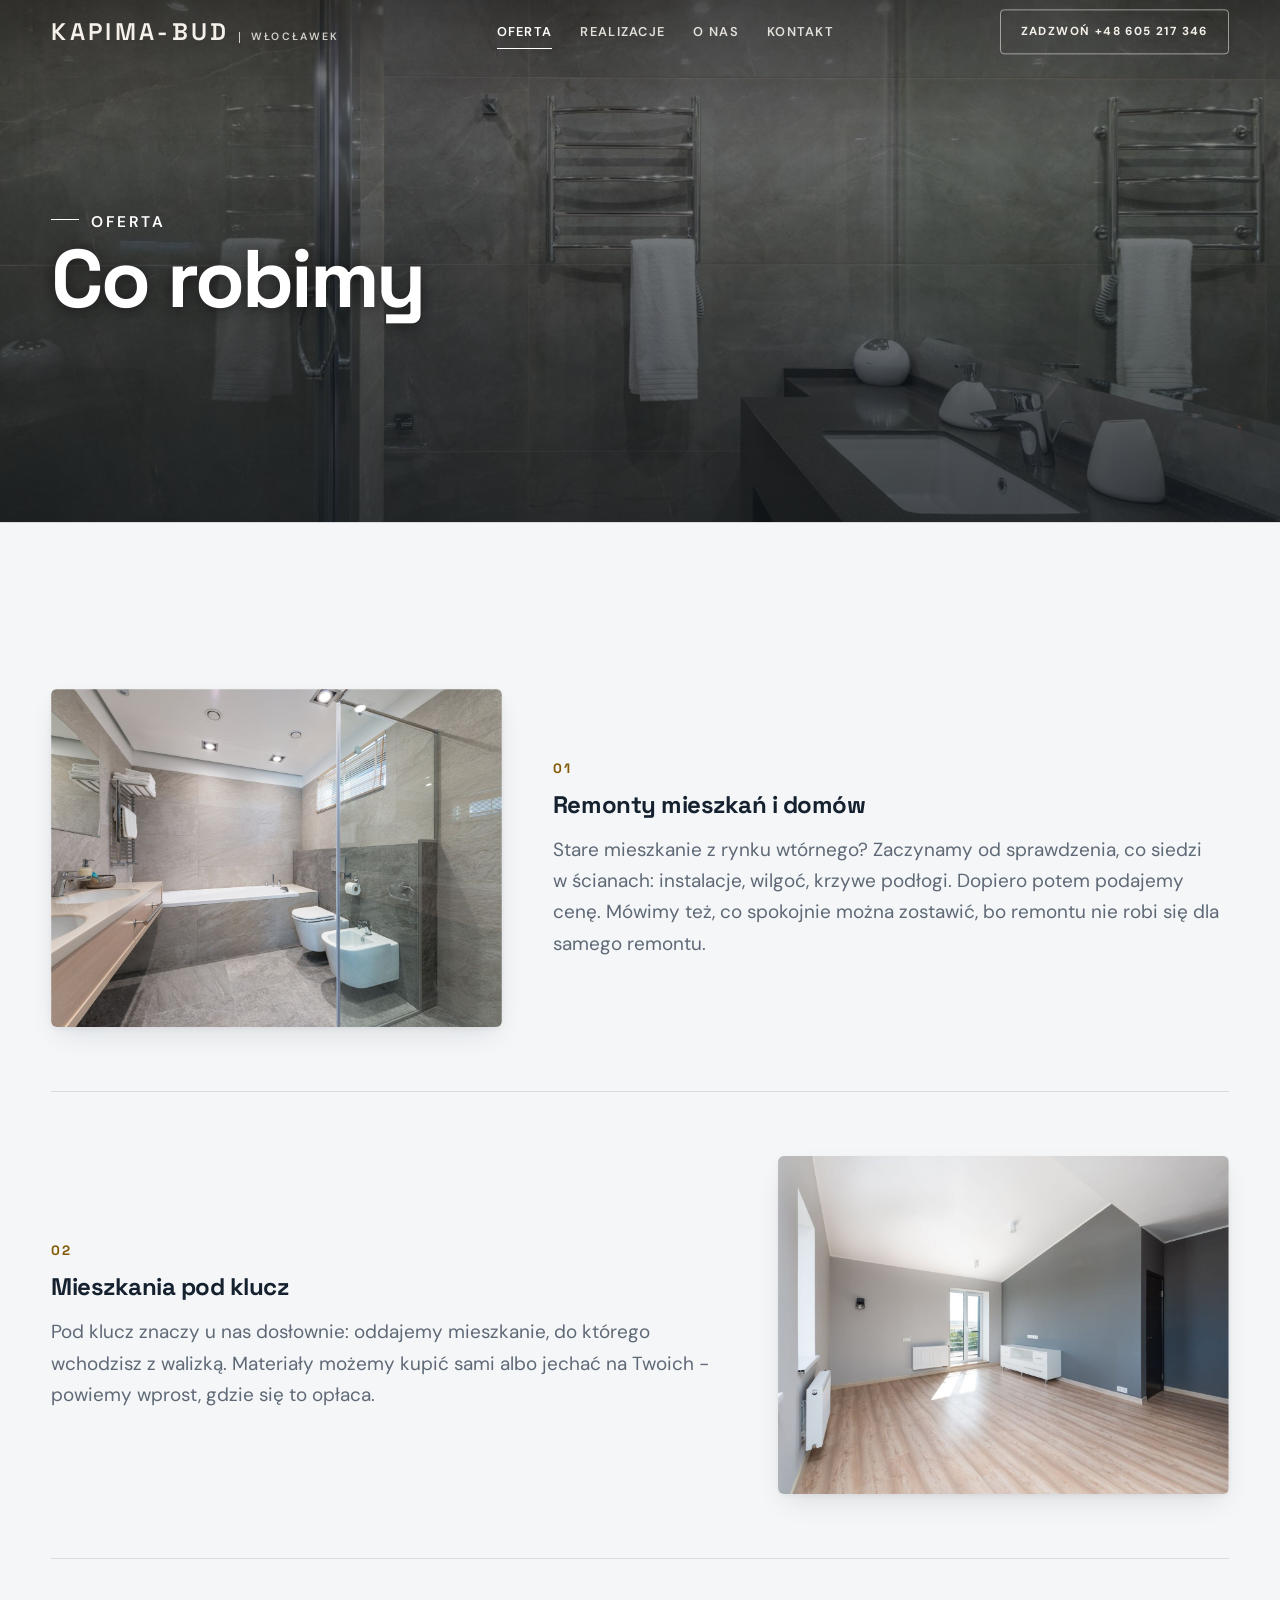
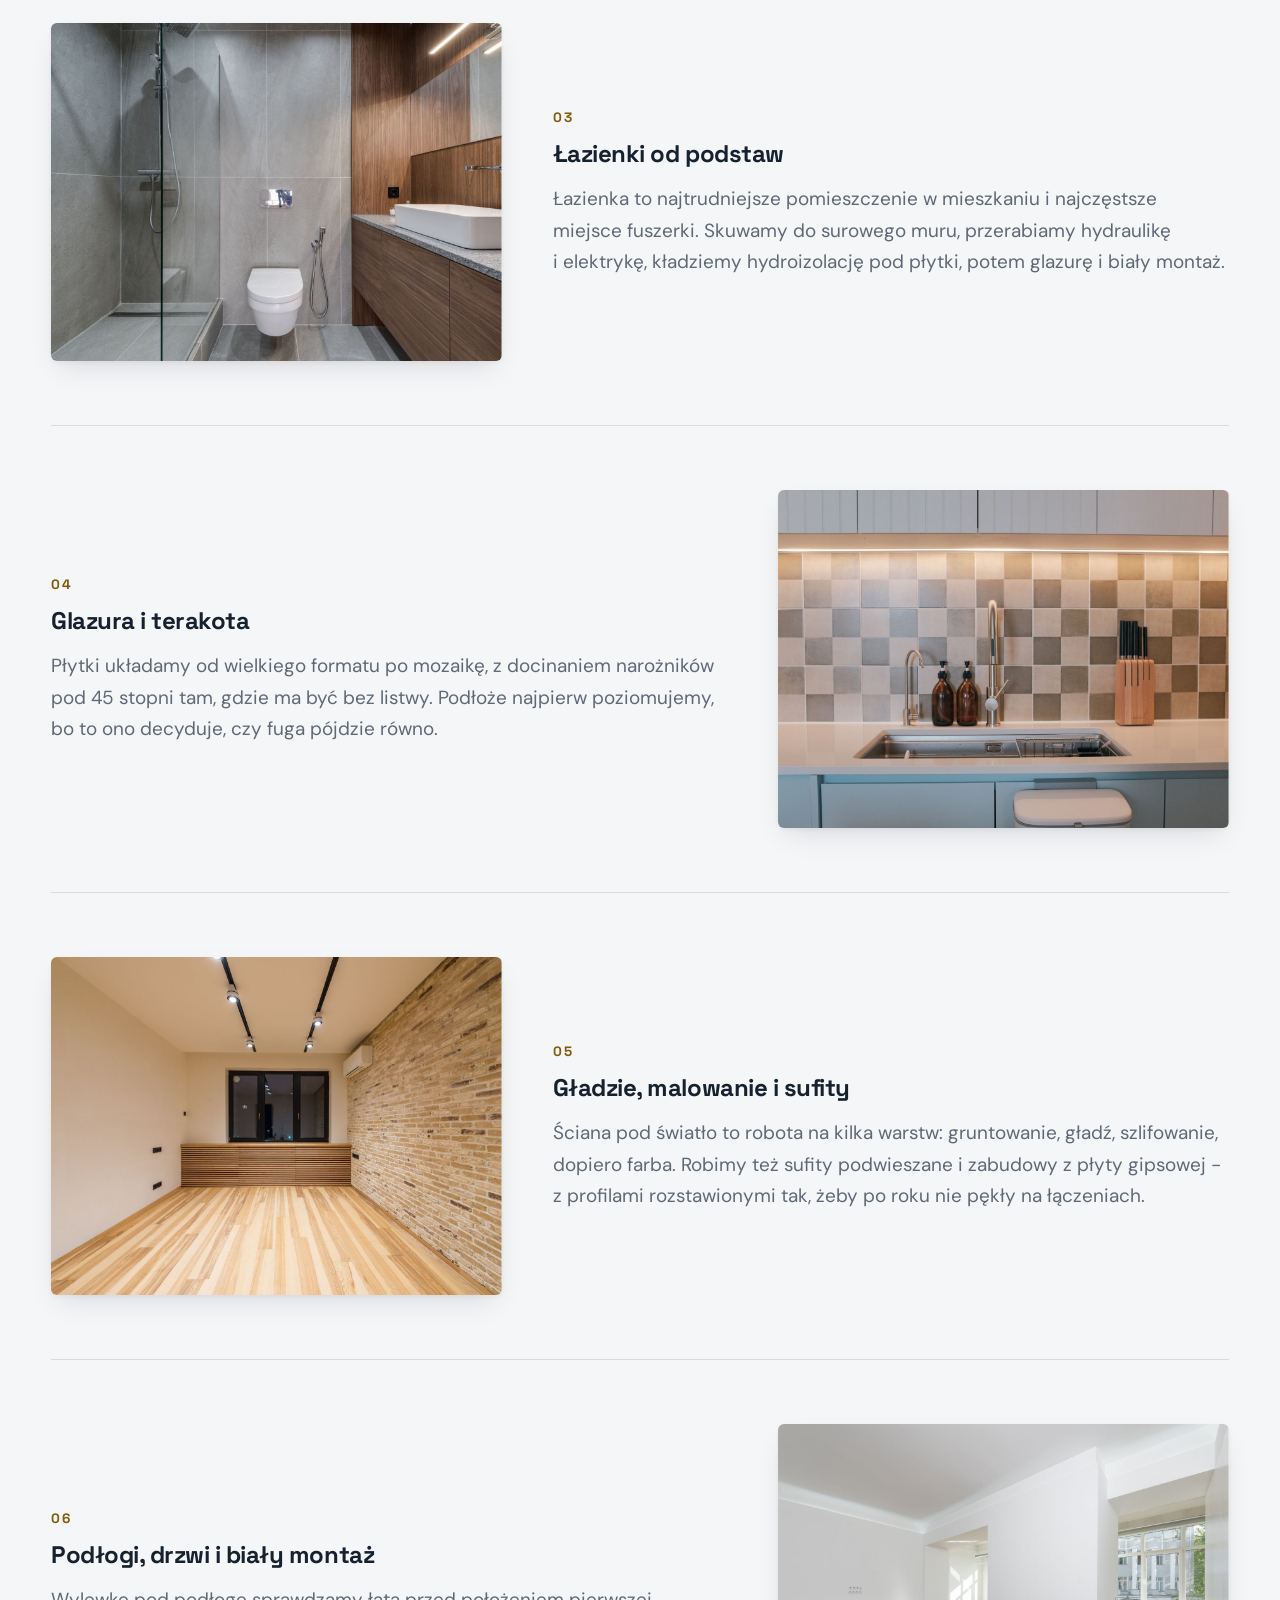
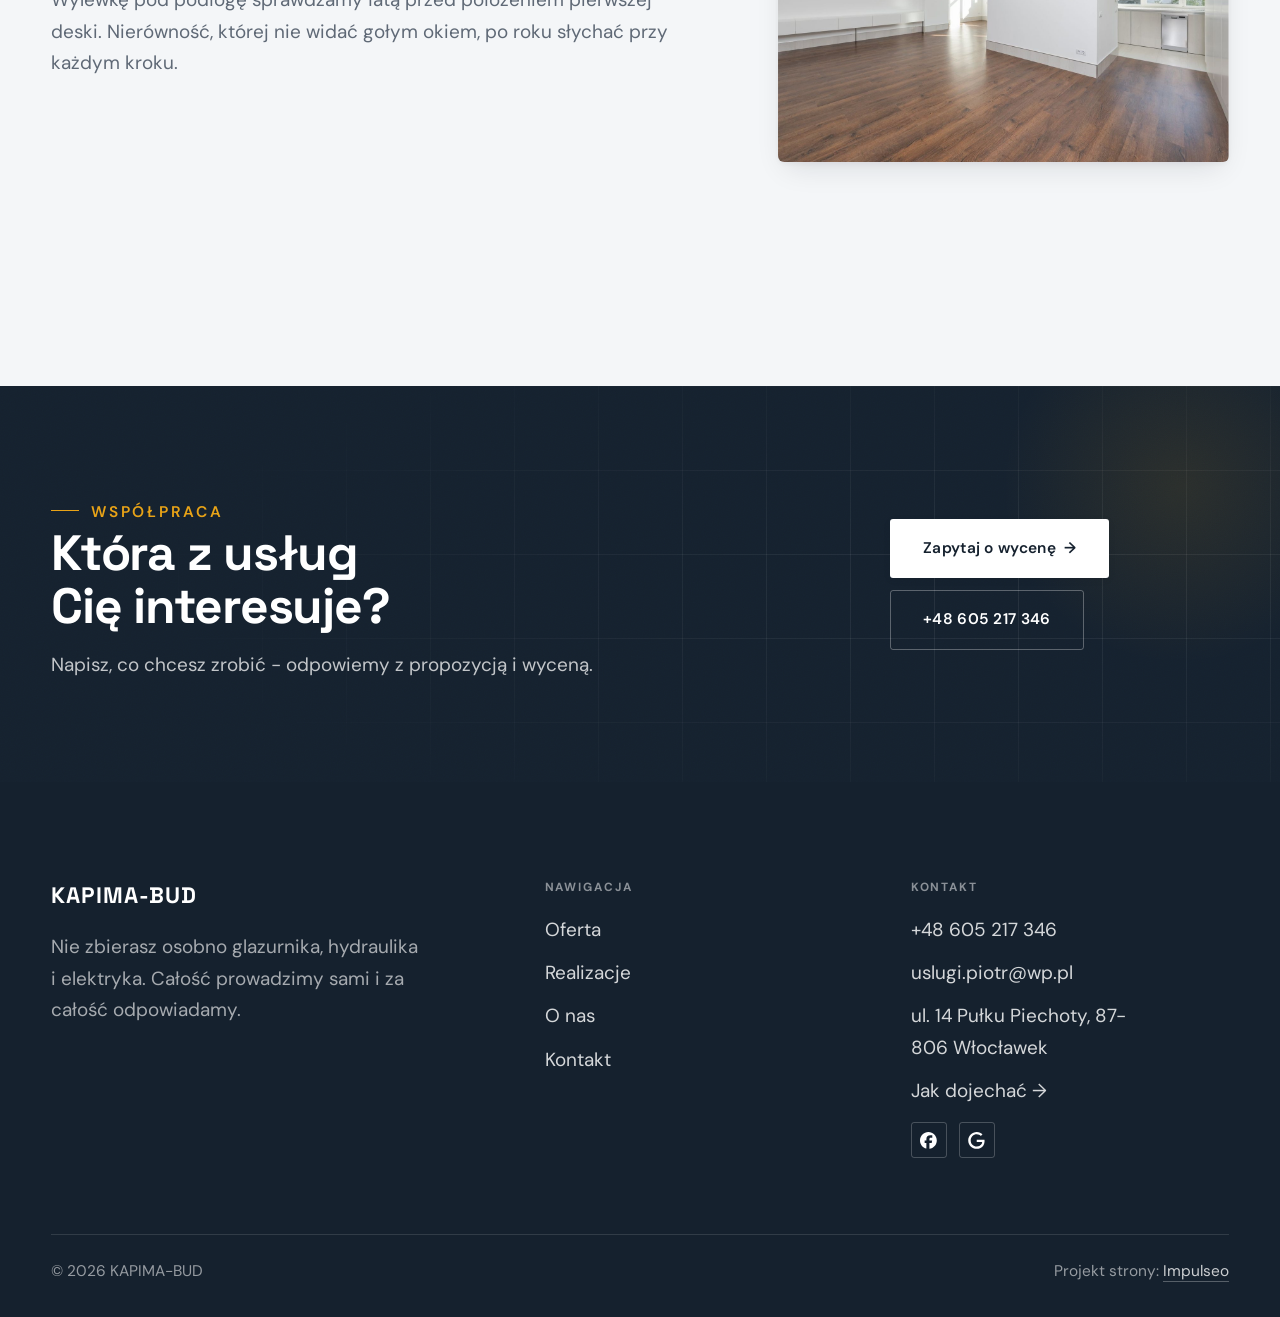
<file: oferta.html>
<!DOCTYPE html>
<html lang="pl">
<head>
<meta charset="UTF-8">
<meta name="viewport" content="width=device-width, initial-scale=1.0">
<title>Oferta - KAPIMA-BUD</title>
<meta name="description" content="Remonty mieszkań w Włocławku: łazienki od podstaw, glazura i terakota, wykończenia pod klucz. Wycena i termin przed robotą. Zadzwoń: +48 605 217 346.">
<link rel="canonical" href="https://kris20032.github.io/kapima-bud/oferta.html">
<meta name="robots" content="noindex, nofollow">
<meta property="og:type" content="website">
<meta property="og:locale" content="pl_PL">
<meta property="og:site_name" content="KAPIMA-BUD">
<meta property="og:title" content="Oferta - KAPIMA-BUD">
<meta property="og:description" content="Remonty mieszkań w Włocławku: łazienki od podstaw, glazura i terakota, wykończenia pod klucz. Wycena i termin przed robotą. Zadzwoń: +48 605 217 346.">
<meta property="og:url" content="https://kris20032.github.io/kapima-bud/oferta.html">
<meta property="og:image" content="https://kris20032.github.io/kapima-bud/img/og.jpg">
<meta property="og:image:width" content="1200">
<meta property="og:image:height" content="630">
<meta name="twitter:card" content="summary_large_image">
<link rel="preconnect" href="https://fonts.googleapis.com">
<link rel="preconnect" href="https://fonts.gstatic.com" crossorigin>
<link href="https://fonts.googleapis.com/css2?family=Space+Grotesk:wght@500;600;700&family=DM+Sans:opsz,wght@9..40,400;9..40,500;9..40,600&display=swap" rel="stylesheet">
<link rel="stylesheet" href="assets/styles.css?v=fx170917">
</head>
<body>

<header class="nav">
  <div class="wrap nav-inner">
    <a class="brand" href="index.html"><span class="name">KAPIMA-BUD</span><span class="sub">Włocławek</span></a>
    <nav class="nav-links">
      <a href="oferta.html" class="active" aria-current="page">Oferta</a>
      <a href="realizacje.html">Realizacje</a>
      <a href="o-nas.html">O nas</a>
      <a href="kontakt.html">Kontakt</a>
      <a href="tel:+48605217346" class="btn btn-accent">Zadzwoń +48 605 217 346</a>
    </nav>
    <button class="nav-toggle" aria-label="Menu"><span></span><span></span><span></span></button>
  </div>
</header>

<main>
<section class="pagehead">
  <img src="img/g8.jpg" alt="KAPIMA-BUD - Co robimy" width="1600" height="1068" decoding="async">
  <div class="wrap">
    <span class="eyebrow">Oferta</span>
    <h1>Co robimy</h1>
  </div>
</section>
<section>
  <div class="wrap">
    <div class="svc-row reveal">
      <div class="svc-row-art"><img src="img/g13.jpg" alt="Remonty mieszkań i domów" loading="lazy" width="1600" height="1068" decoding="async"></div>
      <div>
        <span class="num">01</span>
        <h3>Remonty mieszkań i domów</h3>
        <p class="muted">Stare mieszkanie z rynku wtórnego? Zaczynamy od sprawdzenia, co siedzi w ścianach: instalacje, wilgoć, krzywe podłogi. Dopiero potem podajemy cenę. Mówimy też, co spokojnie można zostawić, bo remontu nie robi się dla samego remontu.</p>
      </div>
    </div>
    <div class="svc-row rev reveal">
      <div class="svc-row-art"><img src="img/g14.jpg" alt="Mieszkania pod klucz" loading="lazy" width="1600" height="1068" decoding="async"></div>
      <div>
        <span class="num">02</span>
        <h3>Mieszkania pod klucz</h3>
        <p class="muted">Pod klucz znaczy u nas dosłownie: oddajemy mieszkanie, do którego wchodzisz z walizką. Materiały możemy kupić sami albo jechać na Twoich - powiemy wprost, gdzie się to opłaca.</p>
      </div>
    </div>
    <div class="svc-row reveal">
      <div class="svc-row-art"><img src="img/g15.jpg" alt="Łazienki od podstaw" loading="lazy" width="1600" height="1066" decoding="async"></div>
      <div>
        <span class="num">03</span>
        <h3>Łazienki od podstaw</h3>
        <p class="muted">Łazienka to najtrudniejsze pomieszczenie w mieszkaniu i najczęstsze miejsce fuszerki. Skuwamy do surowego muru, przerabiamy hydraulikę i elektrykę, kładziemy hydroizolację pod płytki, potem glazurę i biały montaż.</p>
      </div>
    </div>
    <div class="svc-row rev reveal">
      <div class="svc-row-art"><img src="img/g16.jpg" alt="Glazura i terakota" loading="lazy" width="1600" height="1066" decoding="async"></div>
      <div>
        <span class="num">04</span>
        <h3>Glazura i terakota</h3>
        <p class="muted">Płytki układamy od wielkiego formatu po mozaikę, z docinaniem narożników pod 45 stopni tam, gdzie ma być bez listwy. Podłoże najpierw poziomujemy, bo to ono decyduje, czy fuga pójdzie równo.</p>
      </div>
    </div>
    <div class="svc-row reveal">
      <div class="svc-row-art"><img src="img/about.jpg" alt="Gładzie, malowanie i sufity" loading="lazy" width="1600" height="1068" decoding="async"></div>
      <div>
        <span class="num">05</span>
        <h3>Gładzie, malowanie i sufity</h3>
        <p class="muted">Ściana pod światło to robota na kilka warstw: gruntowanie, gładź, szlifowanie, dopiero farba. Robimy też sufity podwieszane i zabudowy z płyty gipsowej - z profilami rozstawionymi tak, żeby po roku nie pękły na łączeniach.</p>
      </div>
    </div>
    <div class="svc-row rev reveal">
      <div class="svc-row-art"><img src="img/g7.jpg" alt="Podłogi, drzwi i biały montaż" loading="lazy" width="1600" height="1068" decoding="async"></div>
      <div>
        <span class="num">06</span>
        <h3>Podłogi, drzwi i biały montaż</h3>
        <p class="muted">Wylewkę pod podłogę sprawdzamy łatą przed położeniem pierwszej deski. Nierówność, której nie widać gołym okiem, po roku słychać przy każdym kroku.</p>
      </div>
    </div>
  </div>
</section>

<section class="fx-pas" aria-label="Zakres prac">
  <div class="fx-pas-track"><span class="fx-pas-item">Remonty mieszkań i domów</span><span class="fx-pas-item">Mieszkania pod klucz</span><span class="fx-pas-item">Łazienki od podstaw</span><span class="fx-pas-item">Glazura i terakota</span><span class="fx-pas-item">Gładzie, malowanie i sufity</span><span class="fx-pas-item">Podłogi, drzwi i biały montaż</span><span class="fx-pas-item">Włocławek i okolice</span><span aria-hidden="true" style="display:contents"><span class="fx-pas-item">Remonty mieszkań i domów</span><span class="fx-pas-item">Mieszkania pod klucz</span><span class="fx-pas-item">Łazienki od podstaw</span><span class="fx-pas-item">Glazura i terakota</span><span class="fx-pas-item">Gładzie, malowanie i sufity</span><span class="fx-pas-item">Podłogi, drzwi i biały montaż</span><span class="fx-pas-item">Włocławek i okolice</span></span></div>
</section>
<section class="cta">
  <div class="wrap">
    <div class="reveal">
      <span class="eyebrow">Współpraca</span>
      <h2>Która z usług Cię interesuje?</h2>
      <p>Napisz, co chcesz zrobić - odpowiemy z propozycją i wyceną.</p>
    </div>
    <div class="cta-actions reveal">
      <a href="kontakt.html" class="btn btn-light">Zapytaj o wycenę <span class="arr">→</span></a>
      <a href="tel:+48605217346" class="btn btn-ghost btn-ghost-cta">+48 605 217 346</a>
    </div>
  </div>
</section>
</main>

<footer>
  <div class="wrap">
    <div class="foot-grid">
      <div class="foot-brand">
        <div class="name">KAPIMA-BUD</div>
        <p>Nie zbierasz osobno glazurnika, hydraulika i elektryka. Całość prowadzimy sami i za całość odpowiadamy.</p>
      </div>
      <div class="foot-col">
        <h4>Nawigacja</h4>
        <a href="oferta.html">Oferta</a>
        <a href="realizacje.html">Realizacje</a>
        <a href="o-nas.html">O nas</a>
        <a href="kontakt.html">Kontakt</a>
      </div>
      <div class="foot-col">
        <h4>Kontakt</h4>
        <a href="tel:+48605217346">+48 605 217 346</a>
        <a href="mailto:uslugi.piotr@wp.pl">uslugi.piotr@wp.pl</a>
        <p>ul. 14 Pułku Piechoty, 87-806 Włocławek</p>
        <a href="https://www.google.com/maps?cid=17008859857485065025" target="_blank" rel="noopener">Jak dojechać →</a>
      <div class="foot-soc">
        <a class="soc" href="https://www.facebook.com/p/KaPiMa-BUD-100057525765143/" target="_blank" rel="noopener" aria-label="Facebook - KAPIMA-BUD"><svg viewBox="0 0 24 24" aria-hidden="true" focusable="false"><path d="M9.101 23.691v-7.98H6.627v-3.667h2.474v-1.58c0-4.085 1.848-5.978 5.858-5.978.401 0 .955.042 1.468.103a8.68 8.68 0 0 1 1.141.195v3.325a8.623 8.623 0 0 0-.653-.036 26.805 26.805 0 0 0-.733-.009c-.707 0-1.259.096-1.675.309a1.686 1.686 0 0 0-.679.622c-.258.42-.374.995-.374 1.752v1.297h3.919l-.386 2.103-.287 1.564h-3.246v8.245C19.396 23.238 24 18.179 24 12.044c0-6.627-5.373-12-12-12s-12 5.373-12 12c0 5.628 3.874 10.35 9.101 11.647Z" fill="currentColor"/></svg></a>
        <a class="soc" href="https://www.google.com/maps?cid=17008859857485065025" target="_blank" rel="noopener" aria-label="Google - KAPIMA-BUD"><svg viewBox="0 0 24 24" aria-hidden="true" focusable="false"><path d="M12.48 10.92v3.28h7.84c-.24 1.84-.853 3.187-1.787 4.133-1.147 1.147-2.933 2.4-6.053 2.4-4.827 0-8.6-3.893-8.6-8.72s3.773-8.72 8.6-8.72c2.6 0 4.507 1.027 5.907 2.347l2.307-2.307C18.747 1.44 16.133 0 12.48 0 5.867 0 .307 5.387.307 12s5.56 12 12.173 12c3.573 0 6.267-1.173 8.373-3.36 2.16-2.16 2.84-5.213 2.84-7.667 0-.76-.053-1.467-.173-2.053H12.48z" fill="currentColor"/></svg></a>
      </div>
      </div>
    </div>
    <div class="foot-bot">
      <span>© 2026 KAPIMA-BUD</span>
      <span>Projekt strony: <a class="foot-credit" href="https://impulseo.pl" target="_blank" rel="noopener">Impulseo</a></span>
    </div>
  </div>
</footer>
<div class="sticky-call"><a class="sc-call" href="tel:+48605217346"><svg class="ico-tel" width="16" height="16" viewBox="0 0 24 24" fill="none" aria-hidden="true"><path d="M6.6 10.8a15.5 15.5 0 0 0 6.6 6.6l2.2-2.2a1 1 0 0 1 1-.24 11.4 11.4 0 0 0 3.6.58 1 1 0 0 1 1 1V20a1 1 0 0 1-1 1A17 17 0 0 1 3 4a1 1 0 0 1 1-1h3.5a1 1 0 0 1 1 1c0 1.25.2 2.46.58 3.6a1 1 0 0 1-.25 1l-2.23 2.2Z" fill="currentColor"/></svg> Zadzwoń</a><a class="sc-quote" href="kontakt.html">Zadzwoń po wycenę</a></div>
<div class="demo-wazne" data-do="2026-09-23" data-cykl="3" hidden><svg class="dw-ico" width="13" height="13" viewBox="0 0 24 24" fill="none" aria-hidden="true"><circle cx="12" cy="12" r="8.6" stroke="currentColor" stroke-width="1.8"/><path d="M12 7.2V12l3.3 2" stroke="currentColor" stroke-width="1.8" stroke-linecap="round"/></svg><span class="dw-txt"></span></div>

<script src="assets/main.js?v=fx170917"></script>
</body>
</html>
</file>
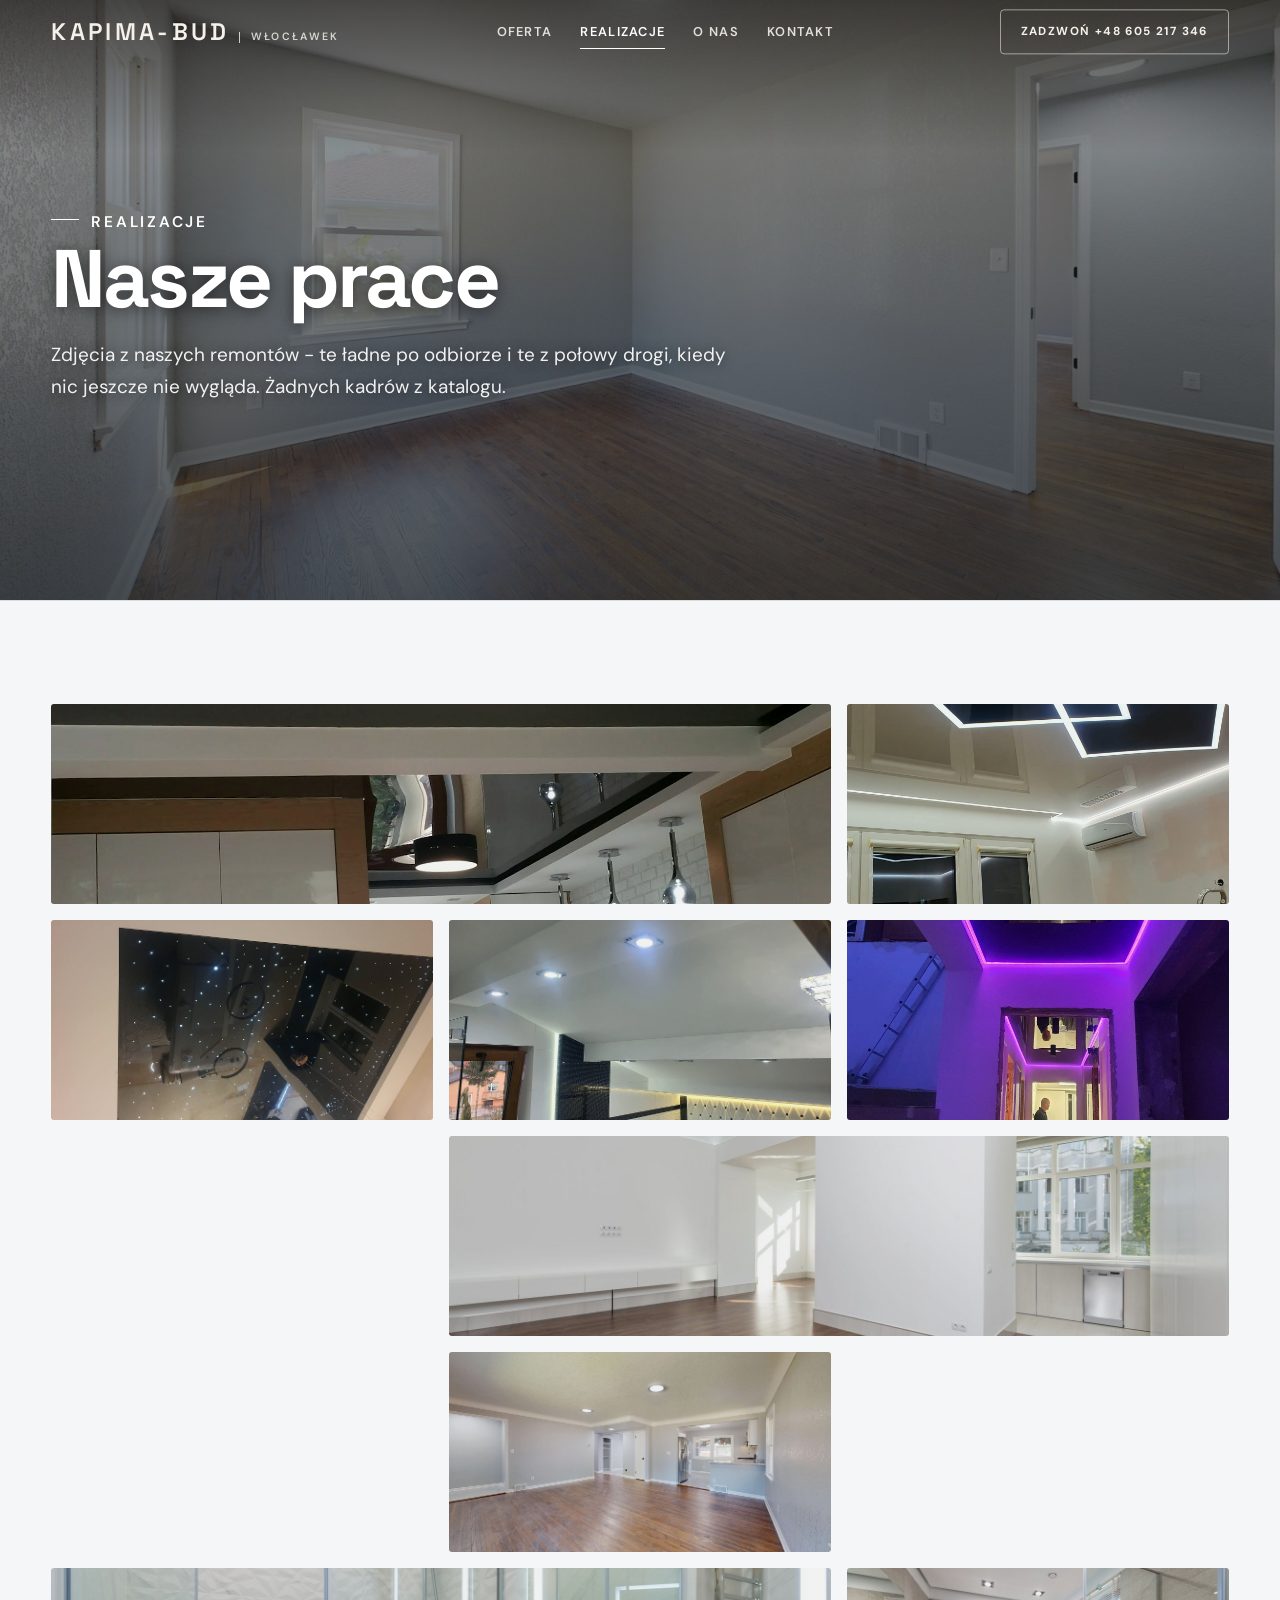
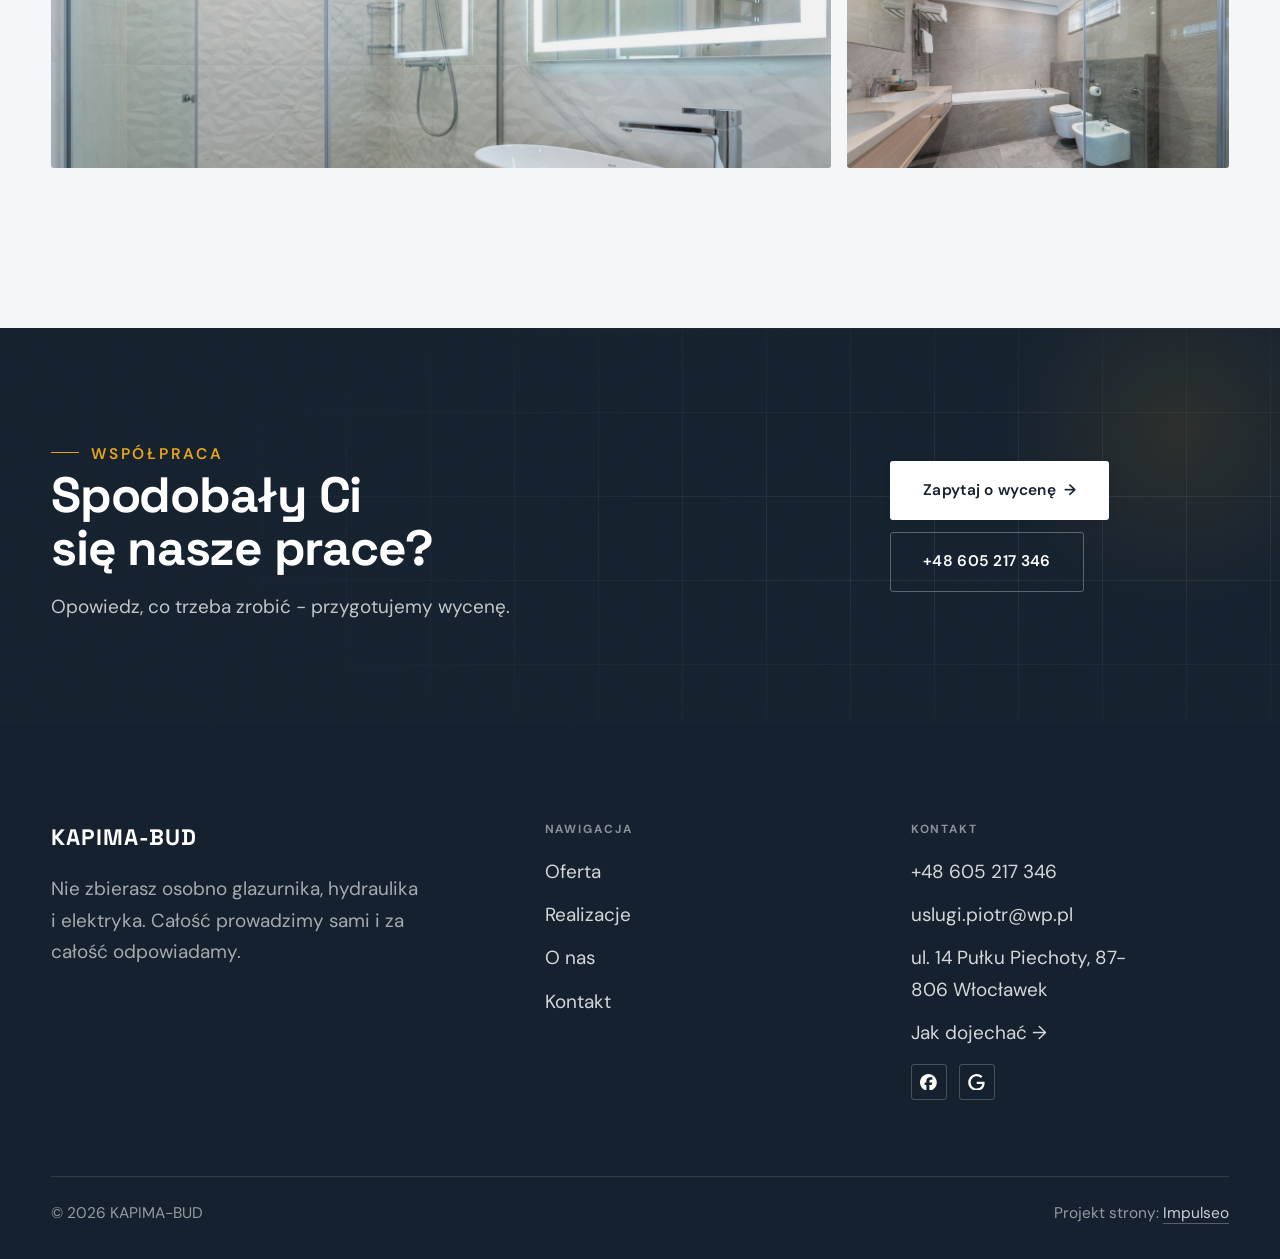
<file: realizacje.html>
<!DOCTYPE html>
<html lang="pl">
<head>
<meta charset="UTF-8">
<meta name="viewport" content="width=device-width, initial-scale=1.0">
<title>Realizacje - KAPIMA-BUD</title>
<meta name="description" content="Realizacje KAPIMA-BUD: Łazienka po remoncie, Glazura wielkoformatowa, Hydroizolacja pod płytki, Wnętrze pod klucz, Etap prac">
<link rel="canonical" href="https://kris20032.github.io/kapima-bud/realizacje.html">
<meta name="robots" content="noindex, nofollow">
<meta property="og:type" content="website">
<meta property="og:locale" content="pl_PL">
<meta property="og:site_name" content="KAPIMA-BUD">
<meta property="og:title" content="Realizacje - KAPIMA-BUD">
<meta property="og:description" content="Realizacje KAPIMA-BUD: Łazienka po remoncie, Glazura wielkoformatowa, Hydroizolacja pod płytki, Wnętrze pod klucz, Etap prac">
<meta property="og:url" content="https://kris20032.github.io/kapima-bud/realizacje.html">
<meta property="og:image" content="https://kris20032.github.io/kapima-bud/img/og.jpg">
<meta property="og:image:width" content="1200">
<meta property="og:image:height" content="630">
<meta name="twitter:card" content="summary_large_image">
<link rel="preconnect" href="https://fonts.googleapis.com">
<link rel="preconnect" href="https://fonts.gstatic.com" crossorigin>
<link href="https://fonts.googleapis.com/css2?family=Space+Grotesk:wght@500;600;700&family=DM+Sans:opsz,wght@9..40,400;9..40,500;9..40,600&display=swap" rel="stylesheet">
<link rel="stylesheet" href="assets/styles.css?v=fx170917">
</head>
<body>

<header class="nav">
  <div class="wrap nav-inner">
    <a class="brand" href="index.html"><span class="name">KAPIMA-BUD</span><span class="sub">Włocławek</span></a>
    <nav class="nav-links">
      <a href="oferta.html">Oferta</a>
      <a href="realizacje.html" class="active" aria-current="page">Realizacje</a>
      <a href="o-nas.html">O nas</a>
      <a href="kontakt.html">Kontakt</a>
      <a href="tel:+48605217346" class="btn btn-accent">Zadzwoń +48 605 217 346</a>
    </nav>
    <button class="nav-toggle" aria-label="Menu"><span></span><span></span><span></span></button>
  </div>
</header>

<main>
<section class="pagehead">
  <img src="img/g12.jpg" alt="KAPIMA-BUD - Nasze prace" width="1600" height="900" decoding="async">
  <div class="wrap">
    <span class="eyebrow">Realizacje</span>
    <h1>Nasze prace</h1>
    <p>Zdjęcia z naszych remontów - te ładne po odbiorze i te z połowy drogi, kiedy nic jeszcze nie wygląda. Żadnych kadrów z katalogu.</p>
  </div>
</section>
<section>
  <div class="wrap">
    <div class="gallery">
      <div class="tile t-two3 reveal"><img src="img/g1.jpg" alt="KAPIMA-BUD" loading="lazy" width="1502" height="2760" decoding="async"></div>
      <div class="tile t-third reveal"><img src="img/g2.jpg" alt="KAPIMA-BUD" loading="lazy" width="1484" height="2032" decoding="async"></div>
      <div class="tile t-third reveal"><img src="img/g3.jpg" alt="KAPIMA-BUD" loading="lazy" width="1600" height="1200" decoding="async"></div>
      <div class="tile t-third reveal"><img src="img/g4.jpg" alt="KAPIMA-BUD" loading="lazy" width="1600" height="1200" decoding="async"></div>
      <div class="tile t-third reveal"><img src="img/g5.jpg" alt="KAPIMA-BUD" loading="lazy" width="1502" height="2044" decoding="async"></div>
      <div class="tile t-third reveal"><img src="img/g6.jpg" alt="KAPIMA-BUD" loading="lazy" width="1600" height="1200" decoding="async"></div>
      <div class="tile t-two3 reveal"><img src="img/g7.jpg" alt="KAPIMA-BUD" loading="lazy" width="1600" height="1068" decoding="async"></div>
      <div class="tile t-third reveal"><img src="img/g8.jpg" alt="KAPIMA-BUD" loading="lazy" width="1600" height="1068" decoding="async"></div>
      <div class="tile t-third reveal"><img src="img/g9.jpg" alt="KAPIMA-BUD" loading="lazy" width="1600" height="1200" decoding="async"></div>
      <div class="tile t-third reveal"><img src="img/g10.jpg" alt="KAPIMA-BUD" loading="lazy" width="1600" height="1068" decoding="async"></div>
      <div class="tile t-two3 reveal"><img src="img/g11.jpg" alt="KAPIMA-BUD" loading="lazy" width="1600" height="1000" decoding="async"></div>
      <div class="tile t-third reveal"><img src="img/g13.jpg" alt="KAPIMA-BUD" loading="lazy" width="1600" height="1068" decoding="async"></div>
    </div>
  </div>
</section>
<section class="fx-pas" aria-label="Zakres prac">
  <div class="fx-pas-track"><span class="fx-pas-item">Remonty mieszkań i domów</span><span class="fx-pas-item">Mieszkania pod klucz</span><span class="fx-pas-item">Łazienki od podstaw</span><span class="fx-pas-item">Glazura i terakota</span><span class="fx-pas-item">Gładzie, malowanie i sufity</span><span class="fx-pas-item">Podłogi, drzwi i biały montaż</span><span class="fx-pas-item">Włocławek i okolice</span><span aria-hidden="true" style="display:contents"><span class="fx-pas-item">Remonty mieszkań i domów</span><span class="fx-pas-item">Mieszkania pod klucz</span><span class="fx-pas-item">Łazienki od podstaw</span><span class="fx-pas-item">Glazura i terakota</span><span class="fx-pas-item">Gładzie, malowanie i sufity</span><span class="fx-pas-item">Podłogi, drzwi i biały montaż</span><span class="fx-pas-item">Włocławek i okolice</span></span></div>
</section>
<section class="cta">
  <div class="wrap">
    <div class="reveal">
      <span class="eyebrow">Współpraca</span>
      <h2>Spodobały Ci się nasze prace?</h2>
      <p>Opowiedz, co trzeba zrobić - przygotujemy wycenę.</p>
    </div>
    <div class="cta-actions reveal">
      <a href="kontakt.html" class="btn btn-light">Zapytaj o wycenę <span class="arr">→</span></a>
      <a href="tel:+48605217346" class="btn btn-ghost btn-ghost-cta">+48 605 217 346</a>
    </div>
  </div>
</section>
</main>

<footer>
  <div class="wrap">
    <div class="foot-grid">
      <div class="foot-brand">
        <div class="name">KAPIMA-BUD</div>
        <p>Nie zbierasz osobno glazurnika, hydraulika i elektryka. Całość prowadzimy sami i za całość odpowiadamy.</p>
      </div>
      <div class="foot-col">
        <h4>Nawigacja</h4>
        <a href="oferta.html">Oferta</a>
        <a href="realizacje.html">Realizacje</a>
        <a href="o-nas.html">O nas</a>
        <a href="kontakt.html">Kontakt</a>
      </div>
      <div class="foot-col">
        <h4>Kontakt</h4>
        <a href="tel:+48605217346">+48 605 217 346</a>
        <a href="mailto:uslugi.piotr@wp.pl">uslugi.piotr@wp.pl</a>
        <p>ul. 14 Pułku Piechoty, 87-806 Włocławek</p>
        <a href="https://www.google.com/maps?cid=17008859857485065025" target="_blank" rel="noopener">Jak dojechać →</a>
      <div class="foot-soc">
        <a class="soc" href="https://www.facebook.com/p/KaPiMa-BUD-100057525765143/" target="_blank" rel="noopener" aria-label="Facebook - KAPIMA-BUD"><svg viewBox="0 0 24 24" aria-hidden="true" focusable="false"><path d="M9.101 23.691v-7.98H6.627v-3.667h2.474v-1.58c0-4.085 1.848-5.978 5.858-5.978.401 0 .955.042 1.468.103a8.68 8.68 0 0 1 1.141.195v3.325a8.623 8.623 0 0 0-.653-.036 26.805 26.805 0 0 0-.733-.009c-.707 0-1.259.096-1.675.309a1.686 1.686 0 0 0-.679.622c-.258.42-.374.995-.374 1.752v1.297h3.919l-.386 2.103-.287 1.564h-3.246v8.245C19.396 23.238 24 18.179 24 12.044c0-6.627-5.373-12-12-12s-12 5.373-12 12c0 5.628 3.874 10.35 9.101 11.647Z" fill="currentColor"/></svg></a>
        <a class="soc" href="https://www.google.com/maps?cid=17008859857485065025" target="_blank" rel="noopener" aria-label="Google - KAPIMA-BUD"><svg viewBox="0 0 24 24" aria-hidden="true" focusable="false"><path d="M12.48 10.92v3.28h7.84c-.24 1.84-.853 3.187-1.787 4.133-1.147 1.147-2.933 2.4-6.053 2.4-4.827 0-8.6-3.893-8.6-8.72s3.773-8.72 8.6-8.72c2.6 0 4.507 1.027 5.907 2.347l2.307-2.307C18.747 1.44 16.133 0 12.48 0 5.867 0 .307 5.387.307 12s5.56 12 12.173 12c3.573 0 6.267-1.173 8.373-3.36 2.16-2.16 2.84-5.213 2.84-7.667 0-.76-.053-1.467-.173-2.053H12.48z" fill="currentColor"/></svg></a>
      </div>
      </div>
    </div>
    <div class="foot-bot">
      <span>© 2026 KAPIMA-BUD</span>
      <span>Projekt strony: <a class="foot-credit" href="https://impulseo.pl" target="_blank" rel="noopener">Impulseo</a></span>
    </div>
  </div>
</footer>
<div class="sticky-call"><a class="sc-call" href="tel:+48605217346"><svg class="ico-tel" width="16" height="16" viewBox="0 0 24 24" fill="none" aria-hidden="true"><path d="M6.6 10.8a15.5 15.5 0 0 0 6.6 6.6l2.2-2.2a1 1 0 0 1 1-.24 11.4 11.4 0 0 0 3.6.58 1 1 0 0 1 1 1V20a1 1 0 0 1-1 1A17 17 0 0 1 3 4a1 1 0 0 1 1-1h3.5a1 1 0 0 1 1 1c0 1.25.2 2.46.58 3.6a1 1 0 0 1-.25 1l-2.23 2.2Z" fill="currentColor"/></svg> Zadzwoń</a><a class="sc-quote" href="kontakt.html">Zadzwoń po wycenę</a></div>
<div class="demo-wazne" data-do="2026-09-23" data-cykl="3" hidden><svg class="dw-ico" width="13" height="13" viewBox="0 0 24 24" fill="none" aria-hidden="true"><circle cx="12" cy="12" r="8.6" stroke="currentColor" stroke-width="1.8"/><path d="M12 7.2V12l3.3 2" stroke="currentColor" stroke-width="1.8" stroke-linecap="round"/></svg><span class="dw-txt"></span></div>

<script src="assets/main.js?v=fx170917"></script>
</body>
</html>
</file>
<file: assets/styles.css>
/* ============================================================
   STOLBASZ — premium, architektoniczny B2B fit-out
   Jasna paleta, zero brązu. System wg premium-web-craft.
   Projekt strony: Impulseo (impulseo.pl)
   ============================================================ */

:root{
  /* PALETA — jasna, architektoniczna, chłodna */
  --paper:#F4F6F8;          /* główne tło */
  --paper-2:#E7EBEF;        /* sekcje alternatywne (chłodny jasny szary) */
  --paper-3:#E7EBEF;        /* delikatne wypełnienia */
  --ink:#15212E;            /* tekst główny — chłodny grafit */
  --ink-soft:#243443;       /* nagłówki drugorzędne */
  --muted:#6B7785;          /* tekst poboczny */
  --line:rgba(21,33,46,.12);/* hairline */
  --accent:#E8A317;         /* stonowany petrol-slate — jedyny akcent */
  --accent-d:#C9870C;
  --accent-soft:rgba(232,163,23,.10);
  --dark:#15212E;           /* sekcje ciemne (stopka/CTA) */

  /* HOVER ZDJĘĆ — JEDEN standard dla całego silnika (decyzja K. 04.08.2026, artefakt z wariantami).
     AKTUALNE (K.+Szymon 09.08.2026, wybór z artefaktu 6 wariantów): zoom 1.05 przy 1.4s -
     przy tak długim czasie mocniejszy kadr NIE skacze, tylko „oddycha". Poprzedni standard
     (1.02 / .55s z 04.08) odbierany jako dynamiczny i szybki.
     Spoczynek lekko przygaszony, ale TYLKO tam, gdzie jest mysz (@media hover:hover) —
     na telefonie zdjęcia zostają w pełnej jasności. */
  --img-zoom:1.05;                   /* K.+Szymon 09.08: wariant F z artefaktu porównawczego */
  --img-rest:brightness(.95) saturate(.99);
  --img-hot:brightness(1.06) saturate(1.05);
  --img-dur:1.4s;                    /* K.+Szymon 09.08 (wariant F): powoli = elegancko */
  --img-ease:cubic-bezier(.16,.84,.44,1);  /* miękki ogon, efekt „oddychania" */

  /* ODSTĘPY — skala 4/8 */
  --space-1:4px; --space-2:8px; --space-3:12px; --space-4:16px; --space-5:24px;
  --space-6:32px; --space-7:48px; --space-8:64px; --space-9:96px; --space-10:128px;

  /* TYPOGRAFIA — fluid clamp() (skala podbita 16.07.2026: większe, czytelniejsze litery — uwaga Adama) */
  --text-sm:clamp(.9rem,.87rem + .12vw,1rem);
  --text-base:clamp(1.08rem,1.04rem + .18vw,1.2rem);
  --text-lg:clamp(1.24rem,1.15rem + .34vw,1.44rem);
  --text-h3:clamp(1.34rem,1.22rem + .55vw,1.66rem);
  --text-h2:clamp(2.1rem,1.66rem + 2.1vw,3.1rem);
  --text-h1:clamp(2.9rem,2.1rem + 4vw,5.1rem);

  /* PROMIENIE — architektoniczne, raczej ostre */
  --r-sm:3px; --r-md:6px; --r-lg:10px;

  /* RUCH */
  --ease:cubic-bezier(.25,.46,.45,.94); --dur:.24s;

  /* CIENIE — miękkie, warstwowe */
  --sh-sm:0 1px 2px rgba(16,24,32,.04), 0 2px 8px rgba(16,24,32,.05);
  --sh-md:0 2px 6px rgba(16,24,32,.05), 0 12px 28px -8px rgba(16,24,32,.12);
  --sh-lg:0 6px 14px rgba(16,24,32,.07), 0 26px 56px -18px rgba(16,24,32,.22);

  --hairline:1px solid var(--line);

  --font-display:'Space Grotesk','Inter',sans-serif;
  --font-body:'DM Sans','Inter',sans-serif;
}

*{box-sizing:border-box;margin:0;padding:0}
html{scroll-behavior:smooth}
body{
  font-family:var(--font-body);
  font-size:var(--text-base);
  line-height:1.65;
  color:var(--ink);
  background:var(--paper);
  -webkit-font-smoothing:antialiased;
  text-rendering:optimizeLegibility;
}
img{max-width:100%;height:auto;display:block}  /* height:auto = width/height z atrybutów trzyma proporcje (TOP#12) */
a{color:inherit;text-decoration:none}

.wrap{width:min(92%,1180px);margin-inline:auto}
section{padding-block:clamp(52px,6.5vw,96px)}

h1,h2,h3{font-family:var(--font-display);font-weight:700;line-height:1.08;letter-spacing:-.02em;color:var(--ink)}
h1{font-size:var(--text-h1);letter-spacing:-.035em}
h2{font-size:var(--text-h2);letter-spacing:-.025em}
h3{font-size:var(--text-h3)}
/* MIARA — długość wiersza. WCAG 2.2 SC 1.4.8: max 80 znaków; Butterick: 45–90.
   68ch daje realnie 72–78 znaków polskiego tekstu, czyli z zapasem pod granicą.
   Wcześniej limit miał TYLKO <p> — <li>, <blockquote> i <dd> nie miały żadnego,
   i to jedyny powód, dla którego 23 bloki na dwóch oddanych stronach jadą po
   83–106 znaków w wierszu (pomiar 07.08.2026, bramka `miara`).
   ⚠️ Listy i definicje ograniczamy TYLKO bez klasy: `ul`/`ol` z klasą to u nas
   układ (siatki kafli, menu), a nie tekst ciągły — tam miarę wyznacza układ. */
/* 60ch, nie 68ch (K. 10.08): po zmianie fontów na węższe kroje (DM Sans i spółka)
   w 68ch mieściło się ~90 znaków - bramka pikselowa słusznie zgłaszała przekroczenie
   granicy 80. Pomiar na żywej przeglądarce: 60ch = 90 znaków, 53ch = ~78 znaków, czyli normę WCAG 1.4.8. */
:root{ --miara:53ch }
p{max-width:min(100%,var(--miara))}
blockquote,
ul:not([class])>li, ol:not([class])>li,
dl:not([class])>dd{max-width:min(100%,var(--miara))}

/* ⚠️ Świadomie BEZ wyjątku `.tile p,.card p,.svc p{max-width:none}`, choć nasuwa się sam:
   te akapity BYŁY już ograniczone (stare `p{max-width:65ch}`), więc „wyjątek" nie odblokowałby
   niczego nowego — tylko ROZLUŹNIŁ stan sprzed zmiany na wszystkich demach naraz.
   `figcaption` żadna z reguł wyżej nie dotyczy, więc też nie potrzebuje zwolnienia. */

/* ŁAMANIE. `balance` wyrównuje długości wierszy w nagłówku, `pretty` pilnuje ostatniego
   wiersza akapitu, żeby nie został w nim jeden wyraz. Obsługiwane od Chrome 117 /
   Safari 17.5; starsze przeglądarki po prostu ignorują tę własność.
   `text-wrap:pretty` nie występowało dotąd ANI RAZ w silniku ani w repo klientów. */
h1,h2,h3,.lead,.lede{text-wrap:balance}
p,li,blockquote,dd{text-wrap:pretty}

.eyebrow{
  font-family:var(--font-body);
  font-size:var(--text-sm);
  font-weight:600;
  letter-spacing:.18em;
  text-transform:uppercase;
  color:var(--accent);
  display:inline-flex;align-items:center;gap:var(--space-3);
}
/* flex:none + margin-top = kreska trzyma się PIERWSZEJ linii. Wcześniej align-items:center
   centrowało ją względem całego bloku i przy zawinięciu (długi kicker typu
   „…WNĘTRZ · LESZNO · OD 2019") druga linia lądowała z brzydkim wcięciem. */
.eyebrow{align-items:flex-start}
.eyebrow>*,.eyebrow{text-wrap:balance}   /* dlugi kicker lamal sie na sierote typu samo „2019" w drugiej linii */
.eyebrow::before{content:"";width:28px;height:1px;background:var(--accent);display:inline-block;flex:none;margin-top:.62em}

.muted{color:var(--muted)}
.lead{font-size:var(--text-lg);line-height:1.55;color:var(--ink-soft);max-width:50ch}

/* ---------- BUTTONS ---------- */
.btn{
  display:inline-flex;align-items:center;gap:var(--space-2);
  font-weight:600;font-size:var(--text-sm);letter-spacing:.02em;
  padding:var(--space-4) var(--space-6);
  border-radius:var(--r-sm);
  transition:transform var(--dur) var(--ease),box-shadow var(--dur) var(--ease),background var(--dur) var(--ease);
  cursor:pointer;border:1px solid transparent;
}
.btn-accent{background:var(--accent);color:#fff;box-shadow:var(--sh-sm)}
.btn-accent:hover{background:var(--accent-d);transform:translateY(-2px);box-shadow:var(--sh-md)}
.btn-accent:active{transform:translateY(0);box-shadow:var(--sh-sm)}
.btn-ghost{background:transparent;color:var(--ink);border-color:var(--line)}
.btn-ghost:hover{border-color:var(--accent);color:var(--accent);transform:translateY(-2px)}
.btn-light{background:#fff;color:var(--ink);box-shadow:var(--sh-sm)}
.btn-light:hover{transform:translateY(-2px);box-shadow:var(--sh-md)}
.btn .arr{transition:transform var(--dur) var(--ease)}
.btn:hover .arr{transform:translateX(4px)}

/* ---------- NAV ---------- */
.nav{
  position:sticky;top:0;z-index:50;
  background:color-mix(in srgb,var(--paper) 88%,transparent);
  backdrop-filter:saturate(140%) blur(10px);
  border-bottom:var(--hairline);
}
.nav-inner{display:flex;align-items:center;justify-content:space-between;gap:var(--space-5);height:72px}
/* ANTY-NACHODZENIE (K. 05.08.2026): długa nazwa firmy + przycisk z pełnym numerem nie mieściły się w pasku
   i flex ściskał linki PONIŻEJ ich treści - "Kontakt" wchodził na ramkę "Zadzwoń +48 ...". Teraz ustępuje
   nazwa marki (skrót wielokropkiem), a menu i przycisk nigdy się nie kurczą ani nie zachodzą na siebie. */
.brand{display:flex;flex-direction:column;line-height:1;min-width:0;flex:0 1 auto}
.brand .name{font-family:var(--font-display);font-weight:800;font-size:1.35rem;letter-spacing:.04em;white-space:nowrap;overflow:hidden;text-overflow:ellipsis}
.brand .sub{font-size:.62rem;letter-spacing:.34em;text-transform:uppercase;color:var(--muted);margin-top:5px;white-space:nowrap;overflow:hidden;text-overflow:ellipsis}
.nav-links{display:flex;align-items:center;gap:var(--space-6);flex:0 0 auto}
.nav-links a{font-size:var(--text-sm);font-weight:500;color:var(--ink-soft);position:relative;padding-block:4px;white-space:nowrap;transition:color var(--dur) var(--ease)}
.nav-links a::after{content:"";position:absolute;left:0;bottom:0;width:0;height:1.5px;background:var(--accent);transition:width var(--dur) var(--ease)}
.nav-links a:hover,.nav-links a.active{color:var(--ink)}
.nav-links a:hover::after,.nav-links a.active::after{width:100%}
.nav-links .btn{padding:var(--space-2) var(--space-5)}
/* przyciski w nav: właściwy kolor (przebij .nav-links a) + bez podkreślenia */
.nav-links a.btn-accent{color:#fff}
.nav-links a.btn-ghost,.nav-links a.btn-light{color:var(--ink)}
/* CTA w pasku: NIE podkreślenie spod linków menu, ale ten sam przelatujący błysk,
   co na wszystkich innych przyciskach (zgłoszenie K. 13.08.2026 - „na hero jest efekt
   światła przechodzącego przez przycisk, na navbarze go nie ma, a mają być identyczne").
   Reguła `.nav-links a::after` jest silniejsza od `.btn::after`, więc trzeba jej
   geometrię wyzerować i wpisać połysk z nazwy - samo `display:none` gasiło efekt. */
.nav-links a.btn::after{
  display:block;content:"";position:absolute;inset:0;z-index:-1;pointer-events:none;
  width:auto;height:auto;border-radius:inherit;   /* kasuje geometrię podkreślenia (width:0;height:1.5px) */
  background:linear-gradient(100deg,transparent 32%,rgba(255,255,255,.20) 50%,transparent 68%);
  translate:-120% 0}
@media (prefers-reduced-motion:no-preference){
  .nav-links a.btn:hover::after{translate:120% 0;transition:translate .75s var(--mt-ease,cubic-bezier(.16,.84,.44,1))}
}
.nav-toggle{display:none;background:none;border:none;cursor:pointer;flex-direction:column;gap:5px;padding:8px}
.nav-toggle span{width:24px;height:2px;background:var(--ink);transition:var(--dur)}
/* Ciasny zakres MIĘDZY menu mobilnym a pełnym pulpitem: zbijamy odstępy i nazwę marki,
   żeby wszystko zmieściło się naturalnie, zanim w ogóle dojdzie do skracania wielokropkiem. */
@media(max-width:1280px) and (min-width:921px){
  .nav-links{gap:var(--space-4)}
  .nav-links .btn{padding:var(--space-2) var(--space-4)}
  .brand .name{font-size:1.15rem}
}

/* ---------- HERO (split) ---------- */
.hero{position:relative;overflow:hidden;border-bottom:var(--hairline)}
.hero-grid{display:grid;grid-template-columns:1.05fr .95fr;gap:clamp(24px,4vw,60px);align-items:center;
  padding-block:clamp(36px,4.5vw,64px)}
.hero-copy .eyebrow{margin-bottom:var(--space-5)}
.hero-copy h1{margin-bottom:var(--space-5)}
.hero-copy .lead{margin-bottom:var(--space-7)}
.hero-actions{display:flex;flex-wrap:wrap;gap:var(--space-4)}
.hero-art{position:relative;aspect-ratio:4/3;border-radius:var(--r-lg);overflow:hidden;box-shadow:var(--sh-lg)}
.hero-art img{width:100%;height:100%;object-fit:cover}
.hero-art::after{content:"";position:absolute;inset:0;background:linear-gradient(180deg,transparent 55%,rgba(18,24,28,.28))}
.hero-badge{position:absolute;left:var(--space-5);bottom:var(--space-5);z-index:2;
  background:rgba(252,252,251,.94);backdrop-filter:blur(4px);
  border-radius:var(--r-md);padding:var(--space-4) var(--space-5);box-shadow:var(--sh-md);max-width:78%}
.hero-badge strong{display:block;font-family:var(--font-display);font-size:1rem;letter-spacing:-.01em}
.hero-badge span{font-size:var(--text-sm);color:var(--muted)}

/* ---------- HERO duży / kinowy (strona główna) ---------- */
.hero-cine{position:relative;min-height:clamp(560px,82vh,840px);min-height:clamp(560px,82svh,840px);display:flex;align-items:center;overflow:hidden;border-bottom:var(--hairline)}
.hero-cine>img{position:absolute;inset:0;width:100%;height:100%;object-fit:cover;z-index:0}
.hero-cine::after{content:"";position:absolute;inset:0;z-index:1;
  background:linear-gradient(95deg,rgba(13,18,23,.86) 0%,rgba(13,18,23,.64) 32%,rgba(13,18,23,.24) 62%,rgba(13,18,23,.04) 100%)}
.hero-cine .wrap{position:relative;z-index:2;padding-block:var(--space-8)}
.hero-cine .hero-copy{max-width:660px}
.hero-cine .eyebrow{color:#fff;margin-bottom:var(--space-5)}
.hero-cine .eyebrow::before{background:#fff}
.hero-cine h1{color:#fff;margin-bottom:var(--space-5);font-size:clamp(2.9rem,2rem + 4.4vw,5.2rem);text-wrap:balance}
.hero-cine .lead{color:rgba(255,255,255,.92);max-width:48ch;margin-bottom:var(--space-7)}
.hero-cine .hero-actions{display:flex;flex-wrap:wrap;gap:var(--space-4)}
/* NISKIE OKNO (laptop z dokiem i paskami przeglądarki ma ~700-780 px wysokości widoku):
   H1 do 5.2rem + długi lead nie mieściły się i przyciski wypadały POD krawędź ekranu -
   klient widział stronę bez ani jednego CTA. Skalujemy w dół, zamiast przycinać treść. */
@media(min-width:821px) and (max-height:820px){
  .hero-cine{min-height:clamp(520px,94svh,780px)}
  .hero-cine .wrap{padding-block:var(--space-6)}
  .hero-cine h1{font-size:clamp(2.2rem,1.5rem + 2.6vw,3.6rem);margin-bottom:var(--space-4)}
  .hero-cine .eyebrow{margin-bottom:var(--space-4)}
  .hero-cine .lead{margin-bottom:var(--space-5);max-width:44ch}
}
@media(max-width:680px){
  .hero-cine{min-height:clamp(520px,76vh,640px);min-height:clamp(520px,76svh,640px);align-items:flex-end}
  .hero-cine::after{background:linear-gradient(0deg,rgba(13,18,23,.9) 6%,rgba(13,18,23,.45) 55%,rgba(13,18,23,.25) 100%)}
  .hero-cine .wrap{padding-bottom:var(--space-9)}
  /* TELEFON (~90% oglądających): lead potrafił zająć 8 linii i zepchnąć CTA poza pierwszy ekran.
     Zwężamy interlinię i skalę - treści nie ucinamy, bo to ona sprzedaje. */
  .hero-cine .lead{font-size:.98rem;line-height:1.5;margin-bottom:var(--space-5)}
  .hero-cine .eyebrow{font-size:.72rem;letter-spacing:.13em;margin-bottom:var(--space-4)}
  .hero-cine .eyebrow::before{width:20px}
  .hero-cine h1{margin-bottom:var(--space-4)}
}

/* full-bleed hero variant (podstrony) */
.pagehead{position:relative;min-height:46vh;min-height:46svh;display:flex;align-items:flex-end;overflow:hidden;border-bottom:var(--hairline)}
.pagehead img{position:absolute;inset:0;width:100%;height:100%;object-fit:cover}
/* 10.08.2026 (decyzja K.): mocniejsze przyciemnienie + cień pod tekstem. Bramka mierzyła na
   nagłówkach podstron 3,38-3,43:1 przy wymaganych 4,5 — jasne zdjęcie (hala, śnieg, niebo)
   podchodziło pod biały tekst. Zdjęcia klientów są różne, więc kontrast musi dawać WARSTWA,
   a nie szczęśliwy dobór kadru. */
.pagehead::after{content:"";position:absolute;inset:0;background:linear-gradient(180deg,rgba(18,24,28,.40),rgba(18,24,28,.76))}
.pagehead .wrap{position:relative;z-index:2;padding-block:var(--space-9);color:#fff}
.pagehead h1{color:#fff;max-width:18ch;text-shadow:0 2px 16px rgba(0,0,0,.55)}
.pagehead .eyebrow{color:#fff}
.pagehead .eyebrow::before{background:#fff}
.pagehead p{color:rgba(255,255,255,.92);margin-top:var(--space-4);max-width:54ch;text-shadow:0 1px 12px rgba(0,0,0,.5)}

/* ---------- STRIP (pasek skrótów / liczby) ---------- */
.strip{background:var(--dark);color:#fff}
/* PASEK HASEŁ — standard 04.08.2026 (decyzja K.): 5 haseł w JEDNYM rzędzie, tekst WYŚRODKOWANY,
   węższe marginesy boczne niż reszta strony (pasek ma iść szerzej), równe wysokości kolumn. */
.strip .wrap{width:min(96%,1440px);display:grid;grid-template-columns:repeat(5,1fr);
  gap:var(--space-5);padding-block:var(--space-7);align-items:stretch}
.strip .item .k{font-family:var(--font-display);font-size:clamp(1.05rem,.82rem + .85vw,1.55rem);
  font-weight:800;letter-spacing:-.02em;color:#fff;line-height:1.18;text-wrap:balance}
.strip .item .v{font-size:var(--text-sm);color:rgba(255,255,255,.66);margin-top:var(--space-2);line-height:1.4}
.strip .item{border-left:2px solid var(--accent);padding-inline:var(--space-4);
  text-align:center;display:flex;flex-direction:column;justify-content:center}
/* liczba kolumn = liczba haseł, żeby ostatnie nie zostawało samo w drugim rzędzie.
   Klasę n-N nadaje multipage.py; domyślnie (bez klasy) pasek jest 5-kolumnowy. */
.strip.n-2 .wrap{grid-template-columns:repeat(2,1fr)}
.strip.n-3 .wrap{grid-template-columns:repeat(3,1fr)}
.strip.n-4 .wrap{grid-template-columns:repeat(4,1fr);gap:var(--space-6)}
.strip.n-4 .item .k{font-size:clamp(1.3rem,1rem + 1.1vw,2rem)}
.strip.n-6 .wrap{grid-template-columns:repeat(6,1fr);gap:var(--space-4)}
.strip.n-6 .item .k{font-size:clamp(.98rem,.8rem + .7vw,1.35rem)}
/* równe łamanie: zamiast "długa linia + jedno słowo" obie linie zbliżonej długości */
.strip .item .k{text-wrap:balance}

/* ---------- SECTION HEAD ---------- */
.head{max-width:48rem;margin-bottom:var(--space-8)}
.head.center{margin-inline:auto;text-align:center}
.head .eyebrow{margin-bottom:var(--space-4)}
.head h2{margin-bottom:var(--space-4)}
.head p{color:var(--muted);font-size:var(--text-lg);line-height:1.55}
.head.center p{margin-inline:auto}

/* ---------- INTRO SPLIT ---------- */
.split{display:grid;grid-template-columns:.92fr 1.08fr;gap:clamp(28px,5vw,80px);align-items:center}
.split.rev{grid-template-columns:1.08fr .92fr}
.split.rev .split-art{order:-1}
.split-art{position:relative;aspect-ratio:5/4;border-radius:var(--r-lg);overflow:hidden;box-shadow:var(--sh-lg)}
.split-art img{width:100%;height:100%;object-fit:cover}
.split-copy h2{margin-bottom:var(--space-5)}
.split-copy p+p{margin-top:var(--space-4)}
.split-copy .btn{margin-top:var(--space-6)}

/* ---------- SERVICES (zakres) ---------- */
.svc-grid{display:grid;grid-template-columns:repeat(auto-fit,minmax(280px,1fr));gap:var(--space-5)}
.svc{background:#fff;border:var(--hairline);border-radius:var(--r-md);padding:var(--space-7) var(--space-6);
  transition:transform var(--dur) var(--ease),box-shadow var(--dur) var(--ease),border-color var(--dur) var(--ease);
  position:relative;overflow:hidden}
.svc::before{content:"";position:absolute;left:0;top:0;width:3px;height:0;background:var(--accent);transition:height var(--dur) var(--ease)}
.svc:hover{transform:translateY(-4px);box-shadow:var(--sh-md);border-color:transparent}
.svc:hover::before{height:100%}
.svc .ic{font-family:var(--font-display);font-size:.8rem;font-weight:700;letter-spacing:.12em;color:var(--accent);margin-bottom:var(--space-4)}
.svc h3{margin-bottom:var(--space-3);font-size:1.22rem}
.svc p{color:var(--muted);font-size:var(--text-base);line-height:1.6}

/* big detailed service rows */
.svc-row{display:grid;grid-template-columns:.8fr 1.2fr;gap:clamp(20px,4vw,60px);align-items:center;padding-block:var(--space-8)}
.svc-row+.svc-row{border-top:var(--hairline)}
.svc-row.rev{grid-template-columns:1.2fr .8fr}
/* Naprzemienny układ wierszy oferty: co drugi wiersz ma zdjęcie po PRAWEJ.
   Było `order:-1` — martwy kod, bo zdjęcie i tak jest pierwszym dzieckiem w HTML,
   więc wszystkie wiersze wyglądały identycznie (zdjęcie zawsze z lewej), a `rev`
   zmieniało tylko szerokość kolumn. Znalezione 29.07.2026 przy różnicowaniu kierunków
   animacji (pomiar pozycji: art.mid 390/502 przy row.mid 756 — zawsze lewa strona). */
.svc-row.rev .svc-row-art{order:2}
.svc-row-art{aspect-ratio:4/3;border-radius:var(--r-md);overflow:hidden;box-shadow:var(--sh-md)}
.svc-row-art img{width:100%;height:100%;object-fit:cover}
.svc-row h3{font-size:1.5rem;margin-bottom:var(--space-4)}
.svc-row .num{font-family:var(--font-display);font-size:.85rem;font-weight:700;letter-spacing:.14em;color:var(--accent);display:block;margin-bottom:var(--space-3)}
.svc-row ul{list-style:none;margin-top:var(--space-4);display:flex;flex-direction:column;gap:var(--space-2)}
.svc-row li{position:relative;padding-left:var(--space-5);color:var(--muted);font-size:var(--text-base)}
.svc-row li::before{content:"";position:absolute;left:0;top:.62em;width:8px;height:1px;background:var(--accent)}

/* ---------- GALLERY (realizacje) ---------- */
.gallery{display:grid;grid-template-columns:repeat(12,1fr);gap:var(--space-4);grid-auto-rows:200px}
/* GALERIA MASONRY — pionowe zdjęcia (portrety beauty/wellness) bez przycinania: kolumny, height auto */
.gallery-masonry{column-count:3;column-gap:var(--space-4)}
@media(max-width:900px){.gallery-masonry{column-count:2}}
@media(max-width:560px){.gallery-masonry{column-count:1}}
.gallery-masonry .m-tile{break-inside:avoid;margin:0 0 var(--space-4);padding:0;position:relative;overflow:hidden;border-radius:var(--r-md);border:1px solid var(--line)}
.gallery-masonry .m-tile img{width:100%;height:auto;display:block}
.gallery-masonry .m-tile .cap{position:absolute;left:0;right:0;bottom:0;padding:var(--space-4);color:#fff;background:linear-gradient(0deg,rgba(0,0,0,.55),transparent);font-size:var(--text-sm)}
.gallery-masonry .m-tile .cap small{display:block;font-weight:400;opacity:.78;letter-spacing:.04em;text-transform:uppercase;font-size:.66rem;margin-top:3px}
.tile{position:relative;overflow:hidden;border-radius:var(--r-md);box-shadow:var(--sh-sm);
  transition:transform var(--dur) var(--ease),box-shadow var(--dur) var(--ease)}
.tile img{width:100%;height:100%;object-fit:cover;
  transition:transform var(--img-dur) var(--img-ease),filter var(--img-dur) var(--img-ease)}
.tile:hover{box-shadow:var(--sh-md)}
.tile .cap{position:absolute;left:0;right:0;bottom:0;padding:var(--space-5) var(--space-4) var(--space-4);
  /* mocniejszy spad + cien pod tekstem: na JASNYCH zdjeciach klienta (biale fronty, sciany)
     slaby gradient dawal kontrast ~1.5:1 zamiast wymaganych 3.6:1 (bramka wygladu, 10.08.2026) */
  background:linear-gradient(transparent 10%,rgba(18,24,28,.55) 40%,rgba(18,24,28,.88) 68%,rgba(18,24,28,.99));color:#fff;
  text-shadow:0 1px 2px rgba(0,0,0,.85),0 2px 10px rgba(0,0,0,.55);
  font-size:var(--text-sm);font-weight:600;letter-spacing:.01em;
  opacity:0;transform:translateY(8px);transition:var(--dur) var(--ease)}
.tile:hover .cap{opacity:1;transform:translateY(0)}
.tile .cap small{display:block;font-weight:400;opacity:.78;letter-spacing:.04em;text-transform:uppercase;font-size:.66rem;margin-top:3px}
/* bento spans */
.t-wide{grid-column:span 6}
.t-tall{grid-column:span 6;grid-row:span 2}
.t-std{grid-column:span 6}
.t-third{grid-column:span 4}
.t-two3{grid-column:span 8}

/* ---------- TRUST / WIARYGODNOŚĆ ---------- */
.trust{background:var(--paper-2)}
.trust-grid{display:grid;grid-template-columns:repeat(auto-fit,minmax(240px,1fr));gap:var(--space-5);margin-top:var(--space-7)}
.trust-card{background:#fff;border-radius:var(--r-md);padding:var(--space-7) var(--space-6);box-shadow:var(--sh-sm);border-top:3px solid var(--accent)}
.trust-card .big{font-family:var(--font-display);font-size:clamp(1.8rem,1.3rem + 1.6vw,2.6rem);font-weight:800;letter-spacing:-.02em;color:var(--ink);line-height:1}
.trust-card h3{font-size:1.12rem;margin:var(--space-3) 0 var(--space-2)}
.trust-card p{color:var(--muted);font-size:var(--text-base);line-height:1.55}

/* ---------- CTA band ---------- */
.cta{background:var(--dark);color:#fff;position:relative;overflow:hidden}
/* telefon w CTA: na ciemnym tle biały (domyślnie), rodziny z JASNYM tłem CTA
   nadpisują to u siebie - wcześniej kolor siedział w stylu inline i wygrywał z rodziną. */
.cta .btn-ghost-cta{color:#fff;border-color:rgba(255,255,255,.3)}
.cta .wrap{display:grid;grid-template-columns:1.4fr .6fr;gap:var(--space-7);align-items:center;position:relative;z-index:2}
.cta h2{color:#fff;max-width:20ch}
.cta p{color:rgba(255,255,255,.74);margin-top:var(--space-4)}
.cta-actions{display:flex;flex-direction:column;gap:var(--space-3);align-items:flex-start}
.cta::before{content:"";position:absolute;right:-80px;top:-80px;width:360px;height:360px;border-radius:50%;
  background:radial-gradient(circle,var(--accent-soft),transparent 70%)}

/* ---------- CONTACT ---------- */
.contact-grid{display:grid;grid-template-columns:.85fr 1.15fr;gap:clamp(28px,4vw,56px);align-items:start}
.info-list{display:flex;flex-direction:column;gap:var(--space-2)}
.info-row{display:flex;gap:var(--space-4);align-items:flex-start;padding-block:var(--space-4);border-bottom:var(--hairline)}
.info-row .ic{flex:none;width:42px;height:42px;display:grid;place-items:center;border-radius:50%;
  background:var(--accent-soft);color:var(--accent);font-size:1.05rem}
.info-row .lbl{font-size:.72rem;letter-spacing:.14em;text-transform:uppercase;color:var(--muted)}
.info-row .val{font-weight:600;font-size:var(--text-base);margin-top:2px}
.info-row a.val:hover{color:var(--accent)}
.map{border:none;border-radius:var(--r-lg);box-shadow:var(--sh-md);width:100%;height:100%;min-height:380px;filter:grayscale(.2) contrast(1.02)}
.form{background:#fff;border:var(--hairline);border-radius:var(--r-lg);padding:clamp(24px,3vw,40px);box-shadow:var(--sh-sm)}
.form .fld{margin-bottom:var(--space-5)}
.form label{display:block;font-size:var(--text-sm);font-weight:600;margin-bottom:var(--space-2)}
.form input,.form textarea{width:100%;font-family:inherit;font-size:var(--text-base);color:var(--ink);
  padding:var(--space-4);border:var(--hairline);border-radius:var(--r-sm);background:var(--paper);transition:border-color var(--dur)}
.form input:focus,.form textarea:focus{outline:none;border-color:var(--accent);background:#fff}
.form textarea{resize:vertical;min-height:120px}
.form .note{font-size:var(--text-sm);color:var(--muted);margin-top:var(--space-3)}

/* ---------- FOOTER ---------- */
footer{background:var(--dark);color:#fff;padding-block:var(--space-9) var(--space-6)}
.foot-grid{display:grid;grid-template-columns:1.4fr 1fr 1fr;gap:var(--space-7);margin-bottom:var(--space-8)}
.foot-brand .name{font-family:var(--font-display);font-weight:800;font-size:1.4rem;letter-spacing:.04em}
.foot-brand p{color:rgba(255,255,255,.62);margin-top:var(--space-4);font-size:var(--text-base);max-width:38ch}
.foot-col h4{font-size:.74rem;letter-spacing:.16em;text-transform:uppercase;color:rgba(255,255,255,.5);margin-bottom:var(--space-4)}
.foot-col a,.foot-col p{display:block;color:rgba(255,255,255,.82);font-size:var(--text-base);margin-bottom:var(--space-3)}
.foot-col a:hover{color:#fff}
.foot-bot{border-top:1px solid rgba(255,255,255,.12);padding-top:var(--space-5);display:flex;justify-content:space-between;flex-wrap:wrap;gap:var(--space-3);
  font-size:var(--text-sm);color:rgba(255,255,255,.55)}
.foot-bot a:hover{color:#fff}
/* Podpis w stopce = klikalny link do impulseo.pl (31.07.2026). Ma być WIDOCZNIE klikalny,
   ale nie krzyczeć - stąd sam kolor jaśniejszy + delikatne podkreślenie na najeździe. */
.foot-bot a.foot-credit{color:rgba(255,255,255,.78);text-decoration:none;border-bottom:1px solid rgba(255,255,255,.28)}
.foot-bot a.foot-credit:hover{color:#fff;border-bottom-color:#fff}

/* ---------- REVEAL ---------- */
.reveal{opacity:0;transform:translateY(22px);transition:opacity .6s var(--ease),transform .6s var(--ease)}
.reveal.in{opacity:1;transform:none}

/* ---------- RESPONSIVE ---------- */
@media(max-width:920px){
  .hero-grid,.split,.split.rev,.svc-row,.svc-row.rev,.cta .wrap,.contact-grid,.foot-grid{grid-template-columns:1fr}
  .split.rev .split-art,.svc-row.rev .svc-row-art{order:0}
  .hero-art{aspect-ratio:16/10;max-height:420px}
  .strip .wrap,.strip.n-2 .wrap,.strip.n-3 .wrap,.strip.n-4 .wrap,.strip.n-6 .wrap{grid-template-columns:repeat(2,1fr);gap:var(--space-6)}
  .strip .item .k,.strip.n-6 .item .k{font-size:clamp(1.3rem,1.1rem + 1vw,2rem)}
  .gallery{grid-auto-rows:180px}
  .t-wide,.t-tall,.t-std,.t-third,.t-two3{grid-column:span 6}
  .t-tall{grid-row:span 1}
  .cta-actions{flex-direction:row;flex-wrap:wrap}
  .foot-grid{gap:var(--space-6)}
}
@media(max-width:680px){
  .nav-links{position:fixed;inset:72px 0 auto 0;background:var(--paper);flex-direction:column;align-items:stretch;
    gap:0;padding:var(--space-4) 6%;border-bottom:var(--hairline);box-shadow:var(--sh-md);
    transform:translateY(-120%);transition:transform var(--dur) var(--ease)}
  .nav-links.open{transform:translateY(0)}
  .nav-links a{padding-block:var(--space-4);border-bottom:var(--hairline)}
  .nav-links .btn{margin-top:var(--space-3);justify-content:center}
  .nav-toggle{display:flex}
  .strip .wrap,.strip.n-2 .wrap,.strip.n-3 .wrap,.strip.n-4 .wrap,.strip.n-6 .wrap{grid-template-columns:1fr}
  .gallery{grid-template-columns:repeat(6,1fr)}
  .foot-grid{grid-template-columns:1fr}
}
@media(prefers-reduced-motion:reduce){
  /* audyt 09.08 TOP#14: samo skrócenie duration przy animacji INFINITE = stroboskop
     (pętla .01ms miga ekranem); iteration-count:1 gasi pętlę naprawdę. Pseudoelementy
     też - tła hero (gastro/studio) animują ::before/img, blanket na * ich nie łapał. */
  *,*::before,*::after{animation-duration:.01ms!important;animation-iteration-count:1!important;animation-delay:0s!important;transition:none!important}
  .reveal{opacity:1!important;transform:none!important}
  html{scroll-behavior:auto}
}

/* ============================================================
   PREMIUM LAYER — destylat deep-researchu branż (anty-AI, spokój).
   Zmienne STOLBASZ (--accent/--ink/--paper/--line/--dark). Ruch ledwo
   zauważalny, krzywa cubic-bezier(.16,.84,.44,1); prefers-reduced-motion
   pokryte blanketem wyżej. Karty hairline zamiast cieni = #1 sygnał „nie-AI".
   ============================================================ */

/* więcej oddechu między sekcjami (liderzy: 110-130px) */
section{padding-block:clamp(64px,8vw,128px)}

/* 1) Aksamitny reveal — dłuższa, miękka krzywa zamiast „skoku" */
.reveal{transition:opacity .9s cubic-bezier(.16,.84,.44,1),transform .9s cubic-bezier(.16,.84,.44,1);will-change:opacity,transform}
/* stagger TYLKO w galerii (tam pozycja = porządek dzieci) */
.gallery .reveal:nth-child(2){transition-delay:.07s}
.gallery .reveal:nth-child(3){transition-delay:.14s}
.gallery .reveal:nth-child(4){transition-delay:.21s}
.gallery .reveal:nth-child(5){transition-delay:.28s}
.gallery .reveal:nth-child(6){transition-delay:.35s}

/* 2) Hero STATYCZNY na .hero-cine — Ken Burns CAŁKIEM WYŁĄCZONY 26.06 (3. zgłoszenie Szymona).
   GENEZA: animowanie scale na <img> hero z teksturami (cegły/framugi) re-samplinguje obraz
   klatka po klatce → na części ekranów drobne drganie/shimmer = „heroshot się trzęsie".
   translateY usunięto wcześniej, scale-only + will-change/GPU NIE wystarczyły do GWARANCJI gładkości.
   Krzysztof zażądał pewności („make sure, że błąd się nie pojawi") > efekt. Zero animacji = 0% drgania.
   Delikatny zoom zostaje TYLKO w pełnoekranowych hero gastro/studio (hg-bg/hs-bg — tło, inny
   mechanizm, chwalone, nigdy nie zgłaszane). NIE wracać do KB na .hero-cine bez realnego testu
   na sprzęcie klienta — to ryzyko regresji „trzęsienia”. */
/* BEZPIECZNY "wow" na hero = jednorazowy FADE-IN (opacity), nie zoom.
   opacity nie dotyka bitmapy → gładkie na KAŻDYM zdjęciu/ekranie/GPU, zero ryzyka migotania.
   Geometryczny ruch (scale/translate) na .hero-cine jest ZAKAZANY (bramka pilnuje). */
@keyframes heroFade{from{opacity:0}to{opacity:1}}
.hero-cine>img{transform:none;animation:heroFade 1.1s ease-out both}

/* 3) Akcentowy hairline pod nagłówkiem sekcji, który „rysuje się" przy wejściu */
.head h2{position:relative;padding-bottom:18px}
.head h2::after{content:"";position:absolute;left:0;bottom:0;height:1px;width:0;background:var(--accent);transition:width 1s cubic-bezier(.16,.84,.44,1) .15s}
.head.center h2::after{left:50%;transform:translateX(-50%)}
.head.reveal.in h2::after,.head.center.reveal.in h2::after{width:54px}

/* 4) Karty HAIRLINE zamiast cieni/zaokrągleń (najmocniejszy anty-AI detal) */
.svc{background:transparent;border:1px solid var(--line);border-radius:var(--r-sm);box-shadow:none}
.svc:hover{box-shadow:none;border-color:var(--accent);transform:translateY(-3px)}
.trust-card{background:transparent;box-shadow:none;border:1px solid var(--line);border-top:2px solid var(--accent);border-radius:var(--r-sm)}
.tile{box-shadow:none;border-radius:var(--r-sm)}
.tile:hover{box-shadow:none}

/* 5) Sticky-nav kondensuje się po przewinięciu (sygnał dopracowania) */
.nav{transition:box-shadow .4s ease,background .4s ease}
.nav.is-stuck{box-shadow:0 1px 0 var(--line),0 14px 30px -24px rgba(0,0,0,.45)}
.nav-inner{transition:height .35s var(--ease)}
.nav.is-stuck .nav-inner{height:60px}

/* 6) MANIFESTO — pełnoekranowy cytat-bohater (zastępuje generyczne „Dlaczego my") */
.manifesto{background:var(--paper-2);text-align:center}
.manifesto .wrap{max-width:60rem}
.manifesto p{font-family:var(--font-display);font-style:italic;font-size:clamp(1.6rem,1rem + 2.4vw,2.8rem);line-height:1.32;color:var(--ink-soft);margin-inline:auto;max-width:26ch;position:relative;padding-top:var(--space-8)}
.manifesto p::before{content:"";position:absolute;top:0;left:50%;transform:translateX(-50%);width:54px;height:1px;background:var(--accent)}
.manifesto p span{color:var(--accent);font-style:italic}

/* 7) GATEWAYS — 3 duże bramy-zdjęcia (zamiast paska menu usług) */
.gateways{display:grid;grid-template-columns:repeat(3,1fr);gap:var(--space-4)}
.gateway{position:relative;aspect-ratio:3/4;overflow:hidden;border-radius:var(--r-sm);display:block}
.gateway img{width:100%;height:100%;object-fit:cover;
  transition:transform var(--img-dur) var(--img-ease),filter var(--img-dur) var(--img-ease)}
.gateway::after{content:"";position:absolute;inset:0;background:linear-gradient(180deg,transparent 38%,rgba(18,24,28,.74))}
/* ===== HOVER ZDJĘĆ — jedno miejsce dla WSZYSTKICH kafli ze zdjęciem (K. 04.08.2026) ===== */
@media(hover:hover){
  .tile img,.gateway img,.m-tile img{filter:var(--img-rest)}
  .tile:hover img,
  .gateway:hover img,
  .m-tile:hover img{transform:scale(var(--img-zoom));filter:var(--img-hot)}
}
.m-tile img{transition:transform var(--img-dur) var(--img-ease),filter var(--img-dur) var(--img-ease)}
.gateway .g-ttl{position:absolute;left:0;right:0;bottom:0;z-index:2;padding:var(--space-6) var(--space-5);color:#fff;font-family:var(--font-display);font-size:1.45rem;letter-spacing:-.01em;line-height:1.15}
.gateway .g-ttl small{display:block;font-family:var(--font-body);font-size:var(--text-sm);font-weight:400;opacity:.82;letter-spacing:.03em;margin-top:5px}
@media(max-width:760px){.gateways{grid-template-columns:1fr}.gateway{aspect-ratio:16/10}}

/* 8) LOGO klienta w nagłówku (gdy podane --logo) */
/* 52px domyślnie (feedback Bartka 06.07.2026: 40px ginęło, uwaga padła 3x; ~56px sprawdzone na żywym demie anna-borowiec-makeup) */
.brand-logo{height:64px;width:auto;max-width:300px;object-fit:contain;display:block}
.nav.is-stuck .brand-logo{height:52px}
@media(max-width:680px){.brand-logo{height:46px;max-width:210px}}


/* === RWD: nagłówki na wąskich ekranach (dodane 17.07.2026 razem z fixem clamp) ===
   Po przywróceniu działania clamp() dolna granica --text-h1 (2.9rem) rozpychała
   dokument przy długich polskich słowach na telefonach. Tu ją zjeżdżamy. */
@media (max-width:560px){
  :root{
    --text-h1:clamp(1.9rem, 1.15rem + 4.4vw, 2.7rem);
    --text-h2:clamp(1.5rem, 1rem + 3vw, 2.1rem);
  }
  .hero-cine h1{font-size:clamp(1.9rem, 1.15rem + 4.4vw, 2.7rem)}
  h1,h2{overflow-wrap:break-word}
}

/* GODZINY (godziny_grid z briefu) — dzień po lewej, godziny po prawej. Wcześniej BRAK stylu
   powodował sklejenie "Poniedziałek-Piątek8:00-20:00" (dodane 2026-07-21). Neutralne dla dem bez grafiku. */
.godz{display:flex;flex-direction:column;gap:2px;max-width:440px;margin-top:8px}
.godz-row{display:flex;justify-content:space-between;align-items:baseline;gap:24px;padding:10px 0;border-bottom:1px solid var(--line)}
.godz-row:last-child{border-bottom:0}
.godz-row b{font-weight:600;color:var(--ink)}
.godz-row span{color:var(--muted);white-space:nowrap}

/* === FAQ (lekcja 08.08.2026) ===
   Sekcja faq_klinika() trafia NIE tylko do rodziny „klinika" (multipage.py: także układ FACHOWCY),
   a style leżały wyłącznie w families/klinika.css — u hydraulika/dekarza FAQ renderowało się jako
   goła lista <details> z domyślnym trójkącikiem przeglądarki (wpadka: demo Instalatorstwo Gała).
   Dlatego baza. Rodzina może to nadpisać na wierzchu. */
.faq-list{max-width:48rem;margin:var(--space-8) auto 0;display:flex;flex-direction:column;gap:var(--space-3)}
.faq-item{border:1px solid var(--line);border-radius:var(--r-md);background:var(--paper);padding:var(--space-4) var(--space-5)}
.faq-item summary{font-family:var(--font-display);font-weight:600;color:var(--ink);cursor:pointer;list-style:none;display:flex;justify-content:space-between;gap:1rem}
.faq-item summary::-webkit-details-marker{display:none}
.faq-item summary::after{content:"+";color:var(--accent-d);font-weight:700;font-size:1.2rem;line-height:1}
.faq-item[open] summary::after{content:"-"}
.faq-item p{color:var(--ink-soft);font-size:var(--text-base);line-height:1.6;margin:var(--space-3) 0 0}

/* === LICZBA OPINII PRZY SEKCJI OPINII (08.08.2026, wzorzec irismeble.pl, decyzja K.) ===
   Trzy cytaty bez kontekstu czyta się jak „firma ma trzy opinie". Ta linijka mówi wprost,
   ile ich jest naprawdę - dane i tak przychodzą z reconu i szły dotąd wyłącznie do hero.
   Baza, nie rodzina: sekcja opinii renderuje się we WSZYSTKICH układach, a style opinii
   leżą per rodzina - bez tego u części rodzin linijka byłaby gołym tekstem (ta sama pułapka
   co z FAQ wyżej). Rodzina może nadpisać na wierzchu. */
.op-meta{
  text-align:center;margin:calc(var(--space-3) * -1) 0 var(--space-6);
  color:var(--muted);font-size:var(--text-base);letter-spacing:.01em;
}
.op-meta .ico-star{color:var(--accent-d);margin-right:2px}

/* --- licznik ważności DEMA (pomysł K. 09.08) - tylko wersje pokazowe --- */
.demo-wazne{position:fixed;top:calc(var(--nav-h, 64px) + 14px);right:14px;z-index:95;
  display:inline-flex;align-items:center;gap:.45em;
  background:rgba(21,25,28,.82);color:#fff;font-size:.72rem;font-weight:600;letter-spacing:.01em;
  padding:.42em .8em .42em .62em;border-radius:999px;backdrop-filter:saturate(140%) blur(8px);
  border:1px solid rgba(255,255,255,.14);box-shadow:0 10px 24px -14px rgba(0,0,0,.6);
  pointer-events:none;
  /* NIE pokazuje się przy wejściu (K. 09.08) - wjeżdża dopiero po zejściu z hero */
  opacity:0;transform:translateY(-10px);
  transition:opacity .7s var(--ease),transform .7s var(--ease)}
.demo-wazne.is-on{opacity:1;transform:none}
.demo-wazne .dw-ico{flex:none;opacity:.85}
.demo-wazne b{font-weight:700;font-variant-numeric:tabular-nums;color:#FFD9A3}
.demo-wazne .dw-zeg{font-variant-numeric:tabular-nums;font-feature-settings:"tnum";
  opacity:.72;margin-left:.15em;letter-spacing:.01em}
.demo-wazne.is-pilne{background:rgba(150,32,28,.9);border-color:rgba(255,255,255,.2)}
.demo-wazne .dw-pilne{color:#FFE0DE}
@media(max-width:820px){.demo-wazne{top:auto;bottom:70px;right:10px}}

/* --- pasek mini-opinii pod hero (audyt 09.08 TOP#27) - tylko przy realnych recenzjach --- */
.opinie-mini{padding-block:0;border-bottom:var(--hairline)}
.opinie-mini .om-row{display:grid;grid-template-columns:repeat(3,1fr);gap:var(--space-6);padding-block:var(--space-5)}
.opinie-mini .om-item blockquote{font-size:var(--text-sm);color:var(--ink-soft);line-height:1.5;margin:0}
.opinie-mini .om-autor{display:block;margin-top:var(--space-2);font-size:.78rem;font-weight:600;color:var(--muted);letter-spacing:.04em}
@media(max-width:820px){.opinie-mini .om-row{grid-template-columns:1fr;gap:var(--space-4)}
  .opinie-mini .om-item:nth-child(n+3){display:none}}

/* --- AKCENT-TEKST (audyt 09.08 TOP#11/12, decyzja K.) ---------------------------
   Kolor firmowy jest jasny, dopóki nie musi być literą. --accent zostaje żywy
   (kreski, przyciski, pasek haseł); litera akcentowa na JASNYM tle bierze
   --accent-text (dokleja palette_auto; domyślnie accent-d). Tylko color -
   border/background/pseudo zostają żywe. Ciemna sekcja CTA = wyjątek. */
:root{--accent-text:var(--accent-d)}
.eyebrow, .svc .ic, .svc-row .num, .info-row .ic, .info-row a.val:hover,
.manifesto p span, .faq-item summary::after, .op-meta .ico-star, .op-star,
.fu-cta, .obszar-list li:hover, .btn-ghost:hover, .nav.nav-solid .brand .sub,
.proces-os .pc-cur, .os-on .proces-os .proces-line > li.os-done .pno { color:var(--accent-text) }
.cta .eyebrow { color:var(--accent) }

/* --- dostępność (audyt 09.08 TOP#23, podzbiór bezpieczny) --- */
html{scroll-padding-top:84px}                       /* kotwice nie chowają się pod sticky-nav */
:focus-visible{outline:2px solid var(--accent-text);outline-offset:2px}  /* widoczny fokus tylko z klawiatury */
main{display:block}

/* --- kafelek „Zobacz opinie w Google" (K. 09.08) - znak marki zamiast gołego linku --- */
.op-meta{text-align:center;max-width:none;margin-inline:auto}
.op-google{display:inline-flex;align-items:center;gap:.6em;
  padding:.62em 1.15em;border:1px solid var(--line);border-radius:999px;
  background:var(--paper);color:var(--ink);font-size:var(--text-sm);font-weight:600;
  transition:border-color var(--dur) var(--ease),box-shadow var(--dur) var(--ease),transform var(--dur) var(--ease)}
.op-google .op-g-ico{flex:none}                        /* oficjalny 4-kolorowy znak Google */
.op-google .arr{transition:transform var(--dur) var(--ease)}
.op-google:hover{border-color:var(--accent);box-shadow:var(--sh-sm);transform:translateY(-1px)}
.op-google:hover .arr{transform:translateX(3px)}

/* ============================================================
   HOVER KART I KAFLI - JEDEN STANDARD DLA WSZYSTKICH RODZIN (K. 10.08:
   „każde demo ma wyglądać tak premium"). Wcześniej premium-hover miała tylko
   rodzina fachowców (.fu-row), reszta rodzin renderowała karty bez reakcji.
   Zasada ta sama: reakcja NATYCHMIAST (0s), gaśnięcie łagodne; ledwie widoczne
   tło, kreska akcentu z lewej, strzałka rusza. Zero cieni-poduszek.
   ⛔ Świadomie POMIJAMY kafle ze zdjęciem (.tile/.gateway/.m-tile) - tam działa
   już zoom 1.05/1.4s i dokładanie ramek by go zabiło.
   ============================================================ */
.card, .svc, .gateway-txt, .menu-cat, .prod-card, .pak-card, .faq-item, .obj-tile{
  position:relative;transition:background .22s ease-out,border-color .22s ease-out}
.card::before, .menu-cat::before, .prod-card::before, .pak-card::before{
  content:"";position:absolute;left:0;top:0;bottom:0;width:3px;background:var(--accent);
  transform:scaleY(0);transform-origin:top;transition:transform .09s ease-out;border-radius:2px}
@media(hover:hover){
  .card:hover, .svc:hover, .menu-cat:hover, .prod-card:hover, .pak-card:hover{
    background:color-mix(in srgb,var(--accent) 9%,transparent);
    border-color:color-mix(in srgb,var(--accent) 45%,var(--line));
    transition-duration:0s}
  .card:hover::before, .menu-cat:hover::before,
  .prod-card:hover::before, .pak-card:hover::before{transform:scaleY(1)}
  .card:hover .arr, .svc:hover .arr, .menu-cat:hover .arr{transform:translateX(.3rem)}
}
.card .arr, .svc .arr, .menu-cat .arr{display:inline-block;transition:transform .1s ease-out}

/* ============================================================
   PLAKIETKA OPINII GOOGLE (K. 13.08.2026, wzór od Marcelego)
   Jedna forma we WSZYSTKICH układach hero (hg/hk/hs/ha/hd/tb/kt) zamiast
   gołego tekstu „★ Ocena 4,4 w Google · 7 opinii". Cudza ocena to najmocniejszy
   dowód zaufania na stronie - ma wyglądać jak odznaka, nie jak podpis.
   Tło i obwódka liczone z KOLORU TEKSTU, więc ta sama plakietka działa na
   ciemnym zdjęciu (biały napis → jasna mgiełka) i na jasnej sekcji (ciemny
   napis → delikatny szary). Zero osobnych wariantów do utrzymania.
   ============================================================ */
.g-badge{
  display:inline-flex;align-items:center;gap:.62em;
  padding:.52em 1em;border-radius:999px;
  background:color-mix(in srgb,currentColor 8%,transparent);
  border:1px solid color-mix(in srgb,currentColor 20%,transparent);
  -webkit-backdrop-filter:blur(6px);backdrop-filter:blur(6px);
  font-size:.98rem;line-height:1;font-weight:500;letter-spacing:.01em;
  white-space:nowrap;vertical-align:middle;max-width:100%}
.g-badge .gb-ico,.g-badge .gb-stars{flex:none}
.g-badge .gb-ocena{font-weight:700;font-size:1.08em;letter-spacing:.01em}
.g-badge .gb-txt{opacity:.92}
@media(max-width:560px){
  .g-badge{gap:.45em;padding:.45em .8em;font-size:.86rem}
  .g-badge .gb-stars{width:62px;height:12.4px}
  .g-badge .gb-ico{width:16px;height:16px}
}

/* === rodzina: fachowcy === */
/* ============================================================
   RODZINA: FACHOWCY (hydraulik/elektryk/remont/brukarstwo/ogrodzenia)
   Doklejane NA WIERZCH base.css. Dziedziczy paletę/fonty skórki (trade/elektryk).
   Filozofia: telefon-bohater + zaufanie + „bezpłatna wycena". Spokój, nie krzyk.
   (count-up i podwójny iframe mapy świadomie pominięte - krytyka blueprintu.)
   ============================================================ */

/* --- PROCES - oś „jak pracujemy" (podpis rodziny, czego nie ma w meblach) --- */
.proces{background:var(--paper-2)}
.proces-line{list-style:none;display:grid;grid-template-columns:repeat(4,1fr);gap:var(--space-5);position:relative;margin:0;padding:0}
.proces-line li{position:relative;padding-top:var(--space-7)}
.proces-line li::before{content:"";position:absolute;top:14px;left:0;right:0;height:1px;background:var(--line)}
.proces-line li:last-child::before{right:50%}
.proces-line li:first-child::before{left:50%}
.proces-line li::after{content:"";position:absolute;top:9px;left:calc(50% - 6px);width:11px;height:11px;border-radius:50%;background:var(--accent);box-shadow:0 0 0 4px var(--paper-2)}
.proces-line .pno{font-family:var(--font-display);font-weight:800;font-size:1.5rem;color:var(--accent);letter-spacing:-.02em;display:block;margin-bottom:var(--space-3);text-align:center}
.proces-line h3{font-size:1.1rem;margin-bottom:var(--space-2);text-align:center}
.proces-line p{color:var(--muted);font-size:var(--text-sm);line-height:1.5;text-align:center;max-width:26ch;margin-inline:auto}
@media(max-width:820px){
  .proces-line{grid-template-columns:1fr;gap:0}
  .proces-line li{padding:var(--space-5) 0 var(--space-5) var(--space-7)}
  .proces-line li::before{left:5px;right:auto;top:0;bottom:0;width:1px;height:auto}
  .proces-line li:first-child::before,.proces-line li:last-child::before{left:5px;right:auto}
  .proces-line li::after{top:var(--space-6);left:0}
  .proces-line .pno,.proces-line h3,.proces-line p{text-align:left;margin-inline:0}
}

/* --- OBSZAR DZIAŁANIA - lokalność (chipy z REALNEGO miasta, bez drugiego iframe) --- */
.obszar .head{text-align:center;margin-inline:auto}
.obszar .head .eyebrow{justify-content:center}
.obszar-list{list-style:none;display:flex;flex-wrap:wrap;justify-content:center;gap:var(--space-3);margin:0;padding:0;max-width:60rem;margin-inline:auto}
.obszar-list li{border:1px solid var(--line);border-radius:999px;padding:var(--space-2) var(--space-5);
  font-size:var(--text-sm);font-weight:600;color:var(--ink-soft);transition:border-color .24s var(--ease),color .24s var(--ease)}
.obszar-list li:hover{border-color:var(--accent);color:var(--accent)}
.obszar-list li.is-home{background:var(--accent);border-color:var(--accent);color:#fff}

/* --- STICKY-CALL - dolny pasek mobile (najważniejszy konwerter tej rodziny) --- */
.sticky-call{display:none}
@media(max-width:820px){
  .sticky-call{display:grid;grid-template-columns:1fr 1fr;gap:1px;position:fixed;left:0;right:0;bottom:0;z-index:90;
    background:var(--line);box-shadow:0 -6px 20px -10px rgba(0,0,0,.4);padding-bottom:env(safe-area-inset-bottom,0px);transition:transform .25s ease,opacity .25s ease}
  .sticky-call.schowany{transform:translateY(110%);opacity:0;pointer-events:none}
  .sticky-call a{padding:15px 8px;text-align:center;font-weight:700;font-size:.95rem;letter-spacing:.01em}
  .sc-call{background:var(--accent);color:#fff}
  .sc-quote{background:var(--paper);color:var(--ink)}
  body{padding-bottom:calc(64px + env(safe-area-inset-bottom,0px))}
}

/* --- Blok „Awaria? Dzwoń” (opcjonalny, hydraulik/elektryk) --- */
.awaria{background:var(--dark);color:#fff}
.awaria .wrap{display:flex;flex-wrap:wrap;align-items:center;justify-content:space-between;gap:var(--space-5);padding-block:var(--space-7)}
.awaria h3{color:#fff;font-size:clamp(1.3rem,1rem + 1.2vw,1.8rem)}
.awaria p{color:rgba(255,255,255,.72);margin-top:var(--space-2)}
.awaria .btn-accent{white-space:nowrap}

/* === CERTYFIKATY / CZYM PRACUJEMY (gated: renderuje sie tylko gdy brief poda certy/marki/gwarancja) - mocny lever dla dekarzy === */
.auto-marki .marki-list{display:flex;flex-wrap:wrap;justify-content:center;gap:clamp(.8rem,2.5vw,1.6rem);list-style:none;margin:var(--space-7) 0 0;padding:0}
.auto-marki .marki-list li{font-family:var(--font-display);text-transform:uppercase;letter-spacing:.12em;font-weight:600;
  font-size:clamp(.82rem,1.5vw,1rem);color:var(--ink-soft);padding:.5rem 1rem;border:1px solid var(--line);border-radius:var(--r-sm)}
.marki-gwar{text-align:center;color:var(--muted);font-size:var(--text-sm);margin-top:var(--space-6)}

/* ============================================================
   FAZA 3 - OSOBNY UKŁAD FACHOWCY (research wf_e4ed63db + krytyka z policzonym WCAG). Doklejane na wierzch.
   Tożsamość: ZAUFANIE + DUŻY TELEFON + DOWÓD. Dwublok hero (zdjęcie | lity panel), bezpośrednio, solidnie.
   ============================================================ */

/* --- P0 KONTRAST: bursztyn jako TEKST na jasnym = 2.0 FAIL (policzone). Naprawy (bursztyn->ciemny tekst / ink). --- */
.btn-accent{color:#14171c}                                  /* bursztyn + ciemny tekst = 8.28 PASS */
.sticky-call .sc-call{color:#14171c}                        /* sticky bursztyn + ciemny tekst */
.obszar-list li.is-home{background:var(--ink);border-color:var(--ink);color:#fff}  /* było bursztyn+biel 2.17 -> ink+biel 16.29 */
.proces-line .pno{color:var(--ink-soft)}                    /* numery procesu: było bursztyn 2.0 -> ink-soft (czytelne); kropka osi zostaje bursztyn (grafika) */

/* --- Ikona telefonu (uzywana w hero hf-phone-num; nav styluje silnik NAV NOBU) --- */
.ico-tel{vertical-align:-2px;margin-right:.3em}

/* === HERO FACHOWCY — WARIANT A „PEŁNY EKRAN" (wybór K. 27.07.2026; zastąpił dwublok 46%/54%).
   Powód zmiany: stary dwublok nie dobijał do końca ekranu (zostawał pusty pas nad promise-bar),
   zdjęcie było ucięte w wąski pasek, a dowód (ocena/gwarancja) siedział dopiero niżej w trust-bar.
   Teraz: zdjęcie na pełny ekran + gradient od lewej (tekst czytelny NIE przez wycięty panel,
   tylko przez policzony overlay), gigant-telefon, dowód w pierwszym ekranie.
   Zdjęcie zostaje PIERWSZYM dzieckiem sekcji (blur-guard + mobilny fallback). STATYCZNE, bez Ken Burns.
   Poprzednia wersja: fachowcy.css.bak-20260727-201952-przed-heroA === */
.hero-fach{position:relative;isolation:isolate;display:flex;align-items:center;
  min-height:clamp(560px,92vh,900px);min-height:clamp(560px,92svh,900px)}
.hf-photo{position:absolute;inset:0;width:100%;height:100%;object-fit:cover;display:block;
  background:var(--dark);z-index:-2}                          /* EAGER, bez animacji (zero janku) */
/* Gradient trzyma ciemno DO ~62% szerokości, bo dotąd sięga najdłuższa linia tekstu (.hf-inner 46rem).
   Wcześniejsza wersja jaśniała już od 34% i końcówki linii lądowały na jasnym tle. */
/* 08.08.2026 (lekcja 2026-08-08-010, K.: „czemu hero jest takie ciemne?"): zasłona rozjaśniona.
   Poprzednio 0.95→0.26 przykrywało CAŁY kadr i zdjęcie było ledwo widoczne — a lekcja 2026-08-06-004
   mówi wprost: „nigdy pełne przyciemnienie zdjęcia, zabija kadr". Teraz ciemno tylko POD TEKSTEM
   (lewa część, gdzie stoi .hf-inner), prawa strona prawie odsłonięta. Czytelność napisów dokłada
   text-shadow niżej — cień zamiast koca na całym zdjęciu. */
.hero-fach::after{content:"";position:absolute;inset:0;z-index:-1;
  background:linear-gradient(102deg,rgba(14,17,21,.86) 0%,rgba(14,17,21,.78) 30%,rgba(14,17,21,.52) 55%,rgba(14,17,21,.2) 78%,rgba(14,17,21,.06) 100%)}
/* Cień pod napisami hero — pozwala trzymać zasłonę lekką, a tekst nadal czytelny na jaśniejszym kadrze. */
.hf-kicker,.hf-title,.hf-lead,.hf-phone,.hf-trust{text-shadow:0 1px 2px rgba(0,0,0,.55),0 2px 12px rgba(0,0,0,.35)}
.hf-panel{width:min(92%,1180px);margin-inline:auto;color:#fff;   /* ta sama miara co .wrap w base.css */
  padding:clamp(6.5rem,13vh,9rem) 0 clamp(2.6rem,6vh,3.6rem)}
.hf-inner{max-width:46rem}
/* Akcent SKÓRKI rozjaśniony do czytelności na ciemnym tle. NIE hardkodować bursztynu:
   każda skórka ma swój akcent (elektryk=niebieski, dach=czerwony...), a stały kolor rozjeżdżał
   się z przyciskami. Pierwsza deklaracja = fallback dla przeglądarek bez color-mix.
   Dwa poziomy, bo WCAG stawia różne progi: --accent-lit dla MAŁEGO tekstu (kicker, próg 4.5:1;
   62% daje 7.5 na tle hero), --accent-strong dla DUŻEGO (akcent w H1, próg 3:1; 74% daje 6.1
   i jest wyraźnie widoczny - przy 62% ginął i wyglądał po prostu na biały). Policzone, nie na oko. */
.hero-fach{--accent-lit:rgba(255,255,255,.92);--accent-strong:rgba(255,255,255,.96)}
@supports (color:color-mix(in srgb,red,#fff)){
  .hero-fach{--accent-lit:color-mix(in srgb,var(--accent) 62%,#fff);
             --accent-strong:color-mix(in srgb,var(--accent) 74%,#fff)}
}
.hf-kicker{font-family:var(--font-display);font-weight:700;text-transform:uppercase;letter-spacing:.2em;
  font-size:clamp(.74rem,1.4vw,.88rem);color:var(--accent-lit);display:flex;align-items:center;gap:.8rem}
.hf-kicker::before{content:"";width:34px;height:2px;background:var(--accent-lit);flex:none}
.hf-title{color:#fff;font-family:var(--font-display);font-weight:800;line-height:1.02;letter-spacing:-.022em;
  font-size:clamp(2.3rem,1.6rem + 3.2vw,4.3rem);margin:var(--space-4) 0 var(--space-4);text-wrap:balance}
.hf-title em{font-style:normal;color:var(--accent-strong)}        /* druga część H1 = akcent skórki, rozjaśniony */
.hf-lead{color:rgba(255,255,255,.86);font-size:clamp(1rem,.96rem + .3vw,1.18rem);line-height:1.6;max-width:38rem}
.hf-phone{display:inline-flex;flex-direction:column;gap:.2rem;margin:var(--space-6) 0 var(--space-5);width:fit-content}
.hf-phone-lab{font-size:.74rem;text-transform:uppercase;letter-spacing:.18em;color:rgba(255,255,255,.62);font-weight:600}
.hf-phone-num{font-family:var(--font-display);font-weight:800;color:#fff;font-variant-numeric:tabular-nums;white-space:nowrap;
  font-size:clamp(2rem,1.5rem + 2.4vw,3.05rem);line-height:1;display:inline-flex;align-items:center}
.hf-phone-num .ico-tel{width:.7em;height:.7em;color:var(--accent);margin-right:.35em}   /* ikona bursztyn, cyfry białe */
.hf-phone:hover .hf-phone-num{color:var(--accent-lit)}
.hf-actions{display:flex;flex-wrap:wrap;gap:var(--space-3)}
.hf-ghost{color:#fff;border-color:rgba(255,255,255,.5)}
.hf-trust{margin-top:var(--space-6);padding-top:var(--space-4);border-top:1px solid rgba(255,255,255,.18);
  color:rgba(255,255,255,.9);font-weight:600;font-size:var(--text-sm);letter-spacing:.01em;max-width:38rem}
@media(max-width:820px){
  .hero-fach{min-height:clamp(520px,88svh,760px)}
  /* 08.08.2026: na telefonie było .72→.95, czyli zdjęcia praktycznie nie było widać. Teraz góra kadru
     zostaje odsłonięta, ciemnieje dopiero pod tekstem (tekst na telefonie stoi na dole). */
  .hero-fach::after{background:linear-gradient(178deg,rgba(14,17,21,.28) 0%,rgba(14,17,21,.6) 55%,rgba(14,17,21,.86) 100%)}
  .hf-panel{padding-top:clamp(5.5rem,16vh,7rem)}
  .hf-lead{font-size:1rem}
}
@media(prefers-reduced-motion:reduce){.hero-fach *{animation:none!important}}

/* === PROMISE BAR: zawsze-obecna sygnatura usługowa (anty recon-collapse) === */
.fach-promise{background:var(--paper-2);border-bottom:var(--hairline);padding-block:0}
.fach-promise .wrap{padding-block:var(--space-4)}
.fp-row{list-style:none;margin:0;padding:0;display:flex;flex-wrap:wrap;justify-content:center;align-items:center;gap:clamp(.6rem,2.4vw,2rem)}
.fp-row li{font-family:var(--font-display);font-weight:700;text-transform:uppercase;letter-spacing:.08em;
  font-size:clamp(.72rem,1.3vw,.85rem);color:var(--ink-soft);display:flex;align-items:center}
.fp-row li:not(:last-child)::after{content:"";width:6px;height:6px;border-radius:50%;background:var(--accent);margin-left:clamp(.6rem,2.4vw,2rem)}

/* === TRUST BAR (gated): jasne pasmo, cyfry INK (NIE bursztyn=2.0 FAIL), bursztyn jako kreska pod liczbą === */
.trust-bar{background:var(--paper);border-bottom:var(--hairline)}
.trust-bar .wrap{display:flex;flex-wrap:wrap;align-items:center;justify-content:center;gap:clamp(1rem,3vw,2.6rem);padding-block:var(--space-7)}
.tb-stats{display:flex;flex-wrap:wrap;gap:clamp(1rem,3vw,2.6rem)}
.tb-stat{display:flex;flex-direction:column;align-items:center;text-align:center;padding-bottom:var(--space-2);border-bottom:3px solid var(--accent)}
.tb-num{font-family:var(--font-display);font-weight:800;font-size:clamp(2rem,3vw,2.8rem);line-height:1;color:var(--ink);font-variant-numeric:tabular-nums}
.tb-lab{font-size:.74rem;text-transform:uppercase;letter-spacing:.08em;color:var(--muted);margin-top:.3rem}
.tb-google{font-weight:700;color:var(--ink);font-size:var(--text-base);background:var(--paper-2);border:var(--hairline);border-radius:999px;padding:.5rem 1.1rem;font-variant-numeric:tabular-nums}
.tb-seal{font-family:var(--font-display);font-weight:700;text-transform:uppercase;letter-spacing:.06em;font-size:.85rem;
  color:var(--ink);border:1px solid var(--accent);border-radius:var(--r-sm);padding:.5rem 1rem}

/* === LISTA USŁUG (zamiast bram-nastrojowych): konkret "co + zakres + wycena" === */
.fach-uslugi .fu-list{list-style:none;margin:var(--space-8) 0 0;padding:0;display:flex;flex-direction:column}
.fu-row{display:grid;grid-template-columns:minmax(11rem,1fr) 2fr auto;gap:clamp(1rem,3vw,2.5rem);align-items:center;
  padding-block:var(--space-5);border-top:1px solid var(--line)}
.fu-row:last-child{border-bottom:1px solid var(--line)}
.fu-name{font-family:var(--font-display);font-weight:700;font-size:1.15rem;color:var(--ink)}
.fu-desc{color:var(--muted);font-size:var(--text-sm);line-height:1.55}
.fu-cta{font-weight:700;font-size:var(--text-sm);color:var(--accent-text);white-space:nowrap}
.fu-cta .arr{display:inline-block;transition:transform .1s ease-out}

/* HOVER WIERSZA USŁUGI (K. 09.08: „żeby więcej się działo, ale nie do przesady").
   Cały wiersz jest linkiem, więc reaguje CAŁY: ledwo widoczne rozjaśnienie tła, nazwa
   przesuwa się o włos w stronę czytania, kreska akcentu wjeżdża z lewej, strzałka rusza.
   Zero cieni i ramek - premium to spokojny ruch, nie podświetlony kafel. */
/* reakcja NATYCHMIASTOWA (K. 09.08: „mniejsze opóźnienie") - kursor jest na wierszu,
   więc podświetlenie ma nadążać za palcem; powolne tempo zostaje dla ZDJĘĆ, nie dla UI */
/* Podświetlenie zapala się NATYCHMIAST (0s) i gaśnie łagodnie (.22s) - klasyczny chwyt
   z dobrych interfejsów: reakcja ma wyprzedzać oko, a znikanie nie może mrugać.
   Szybciej już się nie da - to jest zero. */
.fu-row{position:relative;transition:background .22s ease-out}
.fu-row::before{content:"";position:absolute;left:0;top:-1px;bottom:0;width:3px;
  background:var(--accent);transform:scaleY(0);transform-origin:top;
  transition:transform .09s ease-out}
.fu-row .fu-name{transition:transform .1s ease-out,color .1s ease-out}
@media(hover:hover){
  .fu-row:hover{background:color-mix(in srgb,var(--accent) 11%,transparent);transition-duration:0s}
  .fu-row:hover::before{transform:scaleY(1)}
  .fu-row:hover .fu-name{transform:translateX(.42rem)}
  .fu-row:hover .fu-cta{color:var(--accent-text)}
  .fu-row:hover .fu-cta .arr{transform:translateX(.3rem)}
}
.fu-row:focus-within{background:color-mix(in srgb,var(--accent) 11%,transparent)}
.fu-row:focus-within::before{transform:scaleY(1)}
@media(max-width:760px){.fu-row{grid-template-columns:1fr;gap:var(--space-2)}.fu-cta{justify-self:start}}

/* === OPINIE (gated): realne cytaty z reconu === */
.opinie-grid{display:grid;grid-template-columns:repeat(auto-fit,minmax(16rem,1fr));gap:var(--space-6);margin-top:var(--space-8)}
.op-card{margin:0;background:var(--paper);border:1px solid var(--line);border-radius:var(--r-md);padding:var(--space-6);display:flex;flex-direction:column;gap:var(--space-3)}
.op-star{color:var(--accent-d);letter-spacing:.1em;font-size:.95rem}
.op-card blockquote{margin:0;color:var(--ink-soft);font-size:var(--text-base);line-height:1.6}
.op-autor{font-family:var(--font-display);font-weight:700;color:var(--ink);font-size:.95rem}

/* === SUWAK PRZED/PO (kopia z auto.css - CSS nie dziedziczy się między rodzinami; krytyka 5b) === */
.auto-ba .ba-slider{position:relative;--ba-pos:50%;max-width:62rem;margin:var(--space-8) auto 0;aspect-ratio:16/9;
  overflow:hidden;border-radius:var(--r-sm);border:1px solid var(--line);touch-action:none;user-select:none;cursor:ew-resize}
.ba-slider img{position:absolute;inset:0;width:100%;height:100%;object-fit:cover;display:block}
.ba-before-wrap{position:absolute;inset:0;clip-path:inset(0 calc(100% - var(--ba-pos)) 0 0)}
.ba-lab{position:absolute;top:var(--space-4);z-index:3;font-family:var(--font-display);text-transform:uppercase;
  letter-spacing:.1em;font-size:.7rem;color:#fff;background:rgba(10,12,15,.6);padding:.3rem .6rem;border-radius:2px}
.ba-lab-l{left:var(--space-4)}
.ba-lab-r{right:var(--space-4)}
.ba-handle{position:absolute;top:0;bottom:0;left:var(--ba-pos);width:2px;background:var(--accent);transform:translateX(-1px);z-index:4;pointer-events:none}
.ba-handle span{position:absolute;top:50%;left:50%;transform:translate(-50%,-50%);width:38px;height:38px;border-radius:50%;
  background:var(--accent);box-shadow:0 2px 12px rgba(0,0,0,.4);display:flex;align-items:center;justify-content:center}
.ba-handle span::before,.ba-handle span::after{content:"";position:absolute;width:0;height:0;border-block:5px solid transparent}
.ba-handle span::before{left:9px;border-right:6px solid #14171c}
.ba-handle span::after{right:9px;border-left:6px solid #14171c}
.ba-podpis{text-align:center;color:var(--muted);font-size:var(--text-sm);margin-top:var(--space-5)}

/* ============================================================
   SEKCJA OBJAWÓW "Co się dzieje?" (audyt 09.08 TOP#31, klepnięta przez K.).
   Kafle-objawy pod paskiem obietnic; GATED na pack["objawy"].
   ZERO wypełnień kolorem - akcent tylko jako kreska i strzałka.
   Dół 0: odstęp do pasa zdjęć robi padding kolejnej sekcji.
   ============================================================ */
.objawy{padding-block:clamp(48px,6vw,80px) 0}
.objawy .obj-grid{display:grid;grid-template-columns:repeat(3,1fr);gap:var(--space-4)}
.obj-tile{display:flex;flex-direction:column;gap:var(--space-4);
  min-height:6.6rem;padding:var(--space-5);
  background:#fff;border:1px solid var(--line);border-radius:var(--r-md);
  color:var(--ink);text-decoration:none;
  transition:border-color var(--dur) var(--ease),box-shadow var(--dur) var(--ease),transform var(--dur) var(--ease)}
.obj-tile::before{content:"";width:22px;height:1px;background:var(--accent);flex:none;
  transition:width var(--dur) var(--ease)}
.ot-row{margin-top:auto;display:flex;align-items:flex-end;justify-content:space-between;gap:var(--space-4)}
.ot-name{font-family:var(--font-display);font-weight:700;font-size:1.08rem;line-height:1.25;
  letter-spacing:-.01em;text-wrap:balance}
.ot-arr{flex:none;color:var(--accent-text);font-size:1.05rem;line-height:1.25;
  transition:transform var(--dur) var(--ease)}
.obj-tile:hover{border-color:var(--accent);box-shadow:var(--sh-sm);transform:translateY(-2px)}
.obj-tile:hover::before{width:100%}   /* K. 09.08: kreska ma przejechać cały kafel, nie drgnąć */
.obj-tile:hover .ot-arr{transform:translateX(4px)}
.obj-tile:focus-visible{outline:2px solid var(--accent);outline-offset:3px}
@media(max-width:900px){
  .objawy .obj-grid{grid-template-columns:repeat(2,1fr)}
  .obj-tile{min-height:6.4rem}
}

/* === NAV NOBU (silnik): fachowcy === */
.nav{position:fixed;left:0;right:0;backdrop-filter:none;border-bottom:1px solid transparent;z-index:100;transition:transform .35s var(--ease),background .35s ease,box-shadow .35s ease}
.nav.nav-hidden{transform:translateY(-100%)}
.nav.is-stuck{background:transparent;box-shadow:none;border-bottom-color:transparent}
.nav.is-stuck .nav-inner{height:64px}
.nav .brand{flex-direction:row;align-items:baseline;gap:.6rem;line-height:1}
.nav .brand .name{font-family:var(--font-display);font-weight:600;font-size:1.5rem;text-transform:uppercase;letter-spacing:.14em}
.nav .brand .sub{margin-top:0;padding-left:.65rem;border-left:1px solid currentColor;font-size:.66rem;font-weight:600;letter-spacing:.22em;text-transform:uppercase}
.nav .nav-links a{font-size:.8rem;font-weight:600;text-transform:uppercase;letter-spacing:.1em;padding-block:6px}
.nav .nav-links a::after{height:1px}
.nav .nav-links a.btn-accent{font-size:.73rem;font-weight:700;text-transform:uppercase;letter-spacing:.12em;padding:.5rem 1.1rem;border-radius:4px;box-shadow:none}
.nav .nav-links a.btn-accent{background:var(--accent);border:1px solid var(--accent);color:#14171c}
.nav .nav-links a.btn-accent:hover{background:var(--accent);border-color:var(--accent);color:#14171c;filter:brightness(1.07)}
.nav{background:transparent}
.nav::after{content:"";position:absolute;left:0;right:0;top:0;height:150px;z-index:-1;pointer-events:none;transition:opacity .35s ease;background:linear-gradient(180deg,rgba(8,6,4,.55) 0%,rgba(8,6,4,0) 100%)}
.nav.nav-solid::after{opacity:0}
.nav .brand .name{color:#f5f1ea}
.nav .brand .sub{color:rgba(245,241,234,.82)}
.nav .nav-links a:not(.btn-accent){color:rgba(245,241,234,.9)}
.nav .nav-links a:not(.btn-accent):hover,.nav .nav-links a.active:not(.btn-accent){color:#fff}
.nav .nav-links a:not(.btn-accent)::after{background:#fff}
.nav .nav-toggle span{background:#f5f1ea}
.nav.nav-solid{background:color-mix(in srgb,var(--paper) 94%,transparent);backdrop-filter:saturate(140%) blur(10px);border-bottom:var(--hairline)}
.nav.nav-solid .brand .name{color:var(--ink)}
.nav.nav-solid .brand .sub{color:var(--accent-d)}
.nav.nav-solid .nav-links a:not(.btn-accent){color:var(--ink-soft)}
.nav.nav-solid .nav-links a:not(.btn-accent):hover,.nav.nav-solid .nav-links a.active:not(.btn-accent){color:var(--ink)}
.nav.nav-solid .nav-links a:not(.btn-accent)::after{background:var(--accent-d)}
.nav.nav-solid .nav-toggle span{background:var(--ink)}
.nav.nav-solid.nav-hidden{background:transparent;box-shadow:none;border-bottom-color:transparent}
@media(min-width:681px){
.nav .nav-inner{position:relative;height:64px}
.nav .nav-links{flex:1;justify-content:center;gap:clamp(1rem,2.2vw,1.9rem);padding-right:15.5rem}
.nav .nav-links a.btn-accent{position:absolute;right:0;top:50%;transform:translateY(-50%);--klocek-stoi:translateY(-50%);margin:0}
.nav:not(.nav-solid) .nav-links a.btn-accent{background:transparent;border-color:rgba(245,241,234,.55);color:#f5f1ea}
.nav:not(.nav-solid) .nav-links a.btn-accent:hover{background:var(--accent);border-color:var(--accent);color:#14171c;transform:translateY(-50%)}
}
@media(max-width:680px){
.nav .nav-links:not(.open){transform:translateY(-160%);visibility:hidden}
.nav .nav-links.open{visibility:visible}
.nav .brand .name{font-size:1.12rem;letter-spacing:.1em;line-height:1.15}
.nav .brand .sub{display:none}
.nav .brand{min-width:0;overflow:hidden;padding-right:.6rem}
.nav .nav-links{background:var(--paper)}
.nav .nav-links a:not(.btn-accent){color:var(--ink-soft)}
.nav .nav-links a:not(.btn-accent):hover,.nav .nav-links a.active:not(.btn-accent){color:var(--ink)}
}
@media(max-width:430px){
.nav .brand .name{font-size:.95rem;letter-spacing:.06em}
}

/* === WARSTWA PREMIUM (silnik, 08.08.2026) === */
/* ============================================================
   OŚ PROCESU „PREMIUM" + OKNO NA NIERUCHOME TŁO + ODZNAKI + POWRÓT NA GÓRĘ
   (08.08.2026 — wdrożenie decyzji K. z warsztatu ruchu II)

   ⚠️ TEN PLIK JEST DOKLEJANY **PO** PLIKU RODZINY.
   Powód: strukturę `.proces-line` stylują cztery rodziny (fachowcy, dom, klinika,
   studio) jako poziomy rząd kart. Nowy układ musi je nadpisać, a base.css ładuje
   się PRZED rodziną, więc tam by przegrał. Kolejność w multipage.py:
       base.css → rodzina → TEN PLIK → motion.css → hero-fit.css

   ZASADA BEZPIECZEŃSTWA (jak w całej warstwie ruchu):
   stany „ukryte" nadaje WYŁĄCZNIE JavaScript przez klasę na <html>. Bez skryptu
   albo przy jego błędzie strona wygląda jak przed tą zmianą — nigdy pusty ekran.
   ============================================================ */

/* ---------------- 1) OŚ PROCESU ---------------- */
.proces-os .proc-grid{
  display:grid;grid-template-columns:34% 1fr;gap:var(--space-8);align-items:start;
}
.proces-os .proc-side{position:sticky;top:calc(72px + var(--space-6))}
.proces-os .proc-side .head{text-align:left;margin:0}
.proces-os .proc-side .head h2{margin-bottom:var(--space-3)}
.proces-os .proc-side .head p{margin:0}

.proces-os .proc-count{display:flex;align-items:baseline;gap:var(--space-2);margin-top:var(--space-6)}
.proces-os .pc-cur{
  font-family:var(--font-display);font-size:2.6rem;line-height:1;color:var(--accent-d);
  font-variant-numeric:tabular-nums;
}
.proces-os .pc-all{font-size:var(--text-base);color:var(--muted);font-variant-numeric:tabular-nums}
.proces-os .proc-bar{
  height:2px;background:var(--line);border-radius:2px;overflow:hidden;
  max-width:14rem;margin-top:var(--space-3);
}
.proces-os .proc-bar > i{display:block;height:100%;width:0;background:var(--accent-d)}
.proces-os .proc-now{
  color:var(--muted);font-size:var(--text-sm);margin:var(--space-3) 0 0;min-height:2.4em;
}

/* ⚠️ TWARDY RESET OZDOBNIKÓW RODZINY (naprawa po teście 08.08.2026, demo hydraulika)
   Rodziny nie tylko układają kroki w rząd — DORYSOWUJĄ do nich własną grafikę:
   fachowcy.css ma poziomą kreskę (li::before), kropkę na osi (li::after), środkowanie
   tekstu i `.pno` jako wielki numer nad tytułem. Po nałożeniu pionowej osi zostawało
   z tego pobojowisko: numery w kółkach po lewej, a tytuły wyśrodkowane po prawej
   z wiszącymi kropkami i liniami.
   Nadpisujemy z `!important`, bo to jedyny sposób, żeby ta warstwa wygrała z CZTEREMA
   rodzinami naraz (fachowcy, dom, klinika, studio), a każda dorysowuje coś innego.
   Zasięg jest wąski — wyłącznie wnętrze `.proces-os`. */
.proces-os .proces-line > li::before,
.proces-os .proces-line > li::after{content:none !important;display:none !important}
.proces-os .proces-line > li{padding:0 !important;position:relative}
.proces-os .proces-line > li .pno,
.proces-os .proces-line > li h3,
.proces-os .proces-line > li p{text-align:left !important;margin-inline:0 !important;max-width:min(100%,var(--miara)) !important}
.proces-os .proces-line > li .pno{
  font-family:var(--font-body,inherit) !important;font-weight:500 !important;
  font-size:var(--text-sm) !important;letter-spacing:0 !important;margin-bottom:0 !important;
}

/* lista: z poziomego rzędu rodziny na pionową oś */
/* DROGA PRZEWIJANIA NA KROK (K. 09.08: „przy scrollu mega szybko przeskakuje").
   NIE spowalniamy animacji - podświetlenie musi trzymać się palca, inaczej strona
   sprawia wrażenie zacinającej się. Zamiast tego każdy krok dostaje własny kawałek
   ekranu do przewinięcia: 4 kroki x ~34vh = ~1,4 ekranu zamiast jednego machnięcia.
   Tylko duży ekran - na telefonie sticky-kolumna i tak jest wyłączona, a rozciąganie
   sekcji zamieniłoby ją w tunel. */
.proces-os .proces-line{
  display:flex;flex-direction:column;gap:var(--space-5);
  position:relative;margin:0;padding:0;list-style:none;counter-reset:none;
  grid-template-columns:none;
}
.proces-os .proces-line:before{
  content:"";position:absolute;left:1.19rem;top:1.2rem;bottom:1.2rem;width:1px;background:var(--line);
}
/* nakładka: ta sama linia, ale w kolorze akcentu, dociągnięta do aktywnego kroku.
   Wysokość ustawia skrypt (--os-fill) - oś POKAZUJE postęp zamiast tylko podświetlać kropkę. */
.proces-os .proces-line:after{
  content:"";position:absolute;left:1.19rem;top:1.2rem;width:1px;background:var(--accent);
  height:var(--os-fill, 0%);transition:height .7s cubic-bezier(.16,.84,.44,1);
  opacity:.85;pointer-events:none;
}
.proces-os .proces-line > li{
  display:grid;grid-template-columns:2.4rem 1fr;gap:var(--space-4);align-items:start;
  background:none;border:0;padding:0;margin:0;box-shadow:none;
}
.proces-os .proces-line > li .pno{
  grid-row:1 / span 3;width:2.4rem;height:2.4rem;border-radius:50%;
  display:flex;align-items:center;justify-content:center;
  background:var(--paper);border:1px solid var(--line);color:var(--muted);
  font-size:var(--text-sm);font-variant-numeric:tabular-nums;position:relative;z-index:1;
  top:auto;left:auto;right:auto;bottom:auto;transform:none;
}
.proces-os .proces-line > li h3,
.proces-os .proces-line > li p{grid-column:2;margin:0}
.proces-os .proces-line > li h3{margin-bottom:var(--space-2)}
.proces-os .proces-line > li p{color:var(--ink-soft);max-width:min(100%,var(--miara))}

/* karta kroku — tło i ramka na kolumnie treści, nie na całym <li> */
.proces-os .proces-line > li h3,
.proces-os .proces-line > li p{padding-left:0}
.proces-os .proces-line > li > h3{
  padding-top:.15rem;
}

/* ---- stany sterowane skryptem (klasa .os-on na <html>) ---- */
.os-on .proces-os .proces-line > li{
  opacity:.3;
  transition:opacity .8s cubic-bezier(.16,.84,.44,1);
}
/* krok przeczytany zostaje czytelny, ale ustępuje aktywnemu - hierarchia zamiast migotania */
.os-on .proces-os .proces-line > li.os-seen{opacity:.62}
.os-on .proces-os .proces-line > li.os-live{opacity:1}
.os-on .proces-os .proces-line > li h3,
.os-on .proces-os .proces-line > li p{
  transform:translateX(var(--os-dx, 1.4rem));
  transition:transform .65s cubic-bezier(.16,.84,.44,1);
}
.os-on .proces-os .proces-line > li.os-seen{opacity:1}
.os-on .proces-os .proces-line > li.os-seen h3,
.os-on .proces-os .proces-line > li.os-seen p{transform:translateX(0)}
.os-on .proces-os .proces-line > li.os-live .pno{
  background:var(--accent-d);border-color:var(--accent-d);color:var(--paper);
  transition:background .45s ease,color .45s ease,border-color .45s ease;
}
.os-on .proces-os .proces-line > li.os-done .pno{border-color:var(--accent-d);color:var(--accent-d)}
.os-on .proces-os .proc-bar > i{transition:width .45s cubic-bezier(.16,.84,.44,1)}

@media (min-width:901px){
  /* Droga przewijania na krok - ale treść ZAWSZE razem z numerem (błąd 09.08: kropka
     przyklejona do środka ekranu odrywała się od swojego nagłówka = chaos).
     Zapas robimy padding-bottom pod treścią, nie rozpychaniem wiersza. */
  .proces-os .proces-line{gap:0}
  .proces-os .proces-line > li{padding-bottom:clamp(150px, 26vh, 280px) !important}
  .proces-os .proces-line > li:last-child{padding-bottom:0 !important}
}
@media (max-width:900px){
  .proces-os .proc-grid{grid-template-columns:1fr;gap:var(--space-6)}
  .proces-os .proc-side{position:static}          /* przyklejony tytuł zjadałby górę ekranu */
  .proces-os .proc-count{margin-top:var(--space-4)}
  .proces-os .proc-now{display:none}
  .os-on .proces-os .proces-line > li h3,
  .os-on .proces-os .proces-line > li p{transform:none}   /* wjazd z boków tylko na dużym ekranie */
}
@media (prefers-reduced-motion:reduce){
  .os-on .proces-os .proces-line > li{opacity:1}
  .os-on .proces-os .proces-line > li h3,
  .os-on .proces-os .proces-line > li p{transform:none}
}

/* ---------------- 2) OKNO NA NIERUCHOME TŁO ----------------
   `clip-path` na sekcji tworzy kontekst przycinający, więc dziecko `position:fixed`
   przykleja się do OKNA PRZEGLĄDARKI, ale rysuje się wyłącznie w obrębie sekcji.
   ⛔ NIE `background-attachment:fixed` (tak robi irismeble.pl) — to nie działa na iOS,
   a dema oglądane są głównie na telefonie. */
.stopklatka{
  position:relative;height:min(78vh,620px);overflow:hidden;
  clip-path:inset(0);            /* to jest cały mechanizm — nie usuwać */
  background:var(--ink);
  margin:var(--space-10) 0;
}
.stopklatka .stk-bg{
  position:fixed;inset:0;background-size:cover;background-position:center;
  will-change:transform;
}
.stopklatka .stk-cap{
  position:absolute;left:0;right:0;bottom:0;margin:0;
  padding:var(--space-6) var(--space-6) var(--space-5);
  color:#fff;font-family:var(--font-display);font-size:var(--text-lg);
  background:linear-gradient(0deg,rgba(0,0,0,.55),transparent);
}
/* Telefon: pełna wysokość okna wyglądałaby jak przypadkowa pusta przerwa między sekcjami. */
@media (max-width:700px){ .stopklatka{height:52vh;margin:var(--space-8) 0} }
/* Bezpiecznik: gdy ktoś kiedyś doda transform na przodku sekcji, przyszpilenie się gubi
   i zdjęcie „ucieka". Wtedy lepiej mieć zwykłe, nieruchome tło niż rozjechany kadr. */
@supports not (clip-path: inset(0)){
  .stopklatka .stk-bg{position:absolute}
}

/* ---------------- 3) ODZNAKI / WYRÓŻNIENIA ---------------- */
.odznaki{padding:var(--space-9) 0}
.odznaki .odz-row{
  list-style:none;margin:0;padding:0;
  display:flex;flex-wrap:wrap;justify-content:center;align-items:center;
  gap:var(--space-8) var(--space-10);
}
.odznaki .odz img{
  display:block;height:5.2rem;width:auto;max-width:11rem;object-fit:contain;
}
/* ⛔ Bez wyblakłego szarego filtra, jaki ma irismeble.pl — odznaka to najmocniejszy
   dowód, jaki firma ma; przygaszona marnuje się (decyzja K. 08.08.2026). */
@media (max-width:700px){
  .odznaki{padding:var(--space-7) 0}
  .odznaki .odz-row{gap:var(--space-6)}
  .odznaki .odz img{height:4rem}
}

/* ---------------- 4) IKONY SPOŁECZNOŚCIOWE W STOPCE ---------------- */
.foot-soc{display:flex;gap:var(--space-3);margin-top:var(--space-4)}
.foot-soc .soc{
  width:2.25rem;height:2.25rem;border-radius:var(--r-sm);
  display:inline-flex;align-items:center;justify-content:center;
  border:1px solid rgba(255,255,255,.22);color:inherit;
  transition:border-color .2s ease,transform .2s ease,background .2s ease;
}
.foot-soc .soc svg{width:1.05rem;height:1.05rem;display:block}
.foot-soc .soc:hover{border-color:var(--accent);background:rgba(255,255,255,.06);transform:translateY(-1px)}
.foot-soc .soc:focus-visible{outline:2px solid var(--accent);outline-offset:2px}

/* ---------------- 5) POWRÓT NA GÓRĘ ---------------- */
.to-top{
  position:fixed;right:var(--space-5);bottom:var(--space-5);z-index:40;
  width:2.75rem;height:2.75rem;border-radius:var(--r-sm);
  display:flex;align-items:center;justify-content:center;
  background:var(--paper);color:var(--ink);border:1px solid var(--line);
  box-shadow:0 4px 16px rgba(0,0,0,.14);cursor:pointer;
  opacity:0;visibility:hidden;transform:translateY(6px);
  transition:opacity .25s ease,transform .25s ease,visibility .25s;
}
.to-top.show{opacity:1;visibility:visible;transform:translateY(0)}
.to-top svg{width:1.1rem;height:1.1rem}
.to-top:hover{border-color:var(--accent)}
.to-top:focus-visible{outline:2px solid var(--accent);outline-offset:2px}
/* Nie wolno zasłonić przyklejonego paska „Zadzwoń" na telefonie — tam siada wyżej. */
@media (max-width:680px){
  body:has(.sticky-call) .to-top,
  body:has(.sticky-reserve) .to-top{bottom:calc(var(--space-5) + 4.5rem)}
}

/* ---------------- 6) NAZWA FIRMY NA PIERWSZYM EKRANIE ----------------
   Wariant „nazwa ustępuje miejsca" (wybór K. z warsztatu ruchu II):
   nazwa wchodzi duża, po chwili siada do swojego rozmiaru i robi miejsce
   nagłówkowi sprzedażowemu. Marka i sprzedaż mieszczą się w jednym ekranie.

   Rozmiar zależy od DŁUGOŚCI nazwy (klasę wylicza multipage.py: bm-l / bm-m / bm-s),
   a nazwy dłuższe niż 30 znaków nie dostają tej sekcji wcale — patrz brandmark().
   Skalowanie dotyczy TEKSTU, nie zdjęcia: zakaz ruchu geometrycznego na .hero-cine>img
   (shimmer na teksturach) pozostaje nienaruszony. */
.hero-cine .brandmark{
  display:block;line-height:.95;margin:0 0 var(--space-4);
  font-family:var(--font-display);font-weight:600;color:#fff;
  text-shadow:0 2px 30px rgba(0,0,0,.38);
  letter-spacing:.14em;
}
.hero-cine .brandmark .bm-line{display:block;overflow:hidden}
.hero-cine .brandmark .bm-line > span{display:block}
.hero-cine .brandmark.bm-l{font-size:clamp(2.4rem,7.4vw,5.2rem)}
.hero-cine .brandmark.bm-m{font-size:clamp(1.9rem,5.2vw,3.6rem);letter-spacing:.1em}
.hero-cine .brandmark.bm-s{font-size:clamp(1.5rem,3.6vw,2.4rem);letter-spacing:.07em}
/* Bardzo wąskie ekrany: nazwa musi się złamać, a nie wyjechać poza kadr. */
.hero-cine .brandmark{overflow-wrap:anywhere}

/* stany startowe nadaje TYLKO skrypt (klasa .bm-on na <html>) */
.bm-on .hero-cine .brandmark{opacity:0;transform:scale(1.42);transform-origin:left center}
.bm-on .hero-cine .hero-copy .eyebrow,
.bm-on .hero-cine .hero-copy h1,
.bm-on .hero-cine .hero-copy .lead,
.bm-on .hero-cine .hero-copy .hero-actions{opacity:0}
.bm-on .hero-cine .brandmark.bm-in{
  opacity:1;transform:scale(1);
  transition:opacity .6s ease, transform 1s cubic-bezier(.16,.84,.44,1) .38s;
}
.bm-on .hero-cine .brandmark.bm-in ~ .eyebrow{opacity:1;transition:opacity .6s ease .9s}
.bm-on .hero-cine .brandmark.bm-in ~ h1{opacity:1;transition:opacity .6s ease 1s}
.bm-on .hero-cine .brandmark.bm-in ~ .lead{opacity:1;transition:opacity .6s ease 1.1s}
.bm-on .hero-cine .brandmark.bm-in ~ .hero-actions{opacity:1;transition:opacity .6s ease 1.2s}
@media (prefers-reduced-motion:reduce){
  .bm-on .hero-cine .brandmark{opacity:1;transform:none}
  .bm-on .hero-cine .hero-copy > *{opacity:1 !important;transition:none !important}
}

/* ============================================================
   1b) MECHANIKA PREMIUM DLA RODZIN Z WŁASNYM KSZTAŁTEM PROCESU
   (10.08.2026 — zgłoszenie K. po demie Patris: „czemu nie ma tego procesu,
   który ustaliliśmy w weekend?")

   Rodziny AUTO (poziomy rząd kart) i DOM (wiersze katalogowe) mają kształty
   dobrane celowo, żeby dema nie wyglądały jak rodzeństwo — więc nie przerabiamy
   ich na pionową oś. Dostają za to to samo, co robi oś premium: licznik kroków,
   pasek postępu, nazwę aktywnego etapu i zapalanie kroków przy przewijaniu.
   Sterowanie: `.os-mech` + `[data-os-steps]` w proces-os.js (tryb poziomy).

   Bezpiecznik bez zmian: stan „przygaszony" wchodzi WYŁĄCZNIE z klasą `.os-on`,
   którą nadaje JS. Bez skryptu sekcja wygląda dokładnie jak przed tą zmianą.
   ============================================================ */
.os-mech .proc-count{display:flex;align-items:baseline;gap:var(--space-2);margin-top:var(--space-5)}
.os-mech .pc-cur{
  font-family:var(--font-display);font-size:2.1rem;line-height:1;color:var(--accent-d);
  font-variant-numeric:tabular-nums;
}
.os-mech .pc-all{font-size:var(--text-base);color:var(--muted);font-variant-numeric:tabular-nums}
.os-mech .proc-bar{
  height:2px;background:var(--line);border-radius:2px;overflow:hidden;
  max-width:14rem;margin-top:var(--space-3);
}
.os-mech .proc-bar > i{display:block;height:100%;width:0;background:var(--accent-d);
  transition:width .5s cubic-bezier(.16,.84,.44,1)}
.os-mech .proc-now{color:var(--muted);font-size:var(--text-sm);margin:var(--space-3) 0 0;min-height:1.6em}

/* kroki: wjazd i przygaszenie tych jeszcze nieobejrzanych — bez ruszania siatki */
.os-on .os-mech [data-os-steps] > li{
  opacity:.45;transform:translateY(1rem);
  transition:opacity .55s cubic-bezier(.16,.84,.44,1),transform .55s cubic-bezier(.16,.84,.44,1);
  transition-delay:calc(var(--os-i,0) * 90ms);   /* kaskada: karty zapalają się po kolei */
}
.os-on .os-mech [data-os-steps] > li.os-seen{opacity:1;transform:none}
.os-on .os-mech [data-os-steps] > li.os-live .ap-no,
.os-on .os-mech [data-os-steps] > li.os-live .dp-no{color:var(--accent-d)}

/* SYGNATURA: kreska nad krokiem dopełnia się akcentem, gdy krok wchodzi na ekran.
   Obie rodziny mają ją już w swoim arkuszu (auto 42%, dom 38%) — tu tylko ożywa. */
.os-on .os-mech [data-os-steps] > li::before{
  transition:width .6s cubic-bezier(.16,.84,.44,1);
}
.os-on .os-mech [data-os-steps] > li.os-seen::before{width:100%}

@media (prefers-reduced-motion: reduce){
  .os-on .os-mech [data-os-steps] > li{opacity:1;transform:none;transition:none}
  .os-on .os-mech [data-os-steps] > li::before{transition:none}
  .os-mech .proc-bar > i{transition:none}
}


/* === MOTION LAYER v2 (silnik) === */
/* ============================================================
   MOTION LAYER v2 — warstwa RUCHU wspólna dla wszystkich rodzin (2026-07-26)
   ------------------------------------------------------------
   PO CO: dema były technicznie poprawne, ale statyczne („za mało efektowne",
   K. 26.07). Ta warstwa dokłada to, co dziś odróżnia stronę premium od
   porządnej: maskowane wejście nagłówków, zdjęcia odsłaniane kurtyną + zoom-out,
   parallax sterowany scrollem (CSS scroll-driven, zero JS w pętli scrolla),
   płynne przejścia MIĘDZY podstronami (View Transitions), stagger siatek.

   ZASADY BEZPIECZEŃSTWA (wynikają z realnych wpadek — NIE łamać):
   1. ⛔ ZERO ruchu geometrycznego na `.hero-cine>img` — skalowanie teksturowanej
      bitmapy = shimmer („heroshot się trzęsie", 3x Szymon). Hero rusza się TYLKO
      tekstem i tylko raz. Bramka predeploy tego pilnuje.
   2. Stan początkowy (ukrycie) ustawia ZAWSZE JavaScript przez klasę `.mt-on`
      na <html>. Bez JS / przy błędzie JS strona wygląda dokładnie jak przed tą
      warstwą — nigdy pusty ekran (wpadka Zmalovane 29.06).
   3. Używamy osobnych właściwości `scale:` / `translate:` zamiast `transform:` —
      dzięki temu wejście NIE kasuje istniejących hoverów (które jadą na transform).
   4. Każdy efekt „drogi" (parallax) tylko desktop + tylko gdy przeglądarka umie
      scroll-driven animations. Mobile dostaje sam fade/mask (bateria, jank).
   5. prefers-reduced-motion wyłącza wszystko (blanket w base.css + własne guardy).
   ============================================================ */

:root{
  --mt-ease:cubic-bezier(.16,.84,.44,1);
  --mt-step:70ms;          /* odstęp między kolejnymi elementami siatki */
}

/* ---------- 1) STAGGER — kolejne elementy siatki wchodzą po sobie ----------
   JS ustawia --i (numer w grupie). Podbita specyficzność (:nth-child(n)) bije
   sztywne delaye galerii z base.css, nie ruszając tamtego pliku. */
.reveal{transition-delay:calc(var(--i,0) * var(--mt-step))}
.gallery .reveal:nth-child(n),
.gateways .reveal:nth-child(n),
.svc-grid .reveal:nth-child(n){transition-delay:calc(var(--i,0) * var(--mt-step))}

/* dłuższy, bardziej „aksamitny" dojazd + delikatny zoom-out całej karty */
.mt-on .reveal{transition-duration:1s,1s}

/* ---------- 2) NAGŁÓWKI — wjazd linia po linii zza maski ----------
   JS dzieli tekst na realne linie (po pomiarze) i owija w .mt-line>i.
   Efekt „szuflady": litery wjeżdżają z dołu, obcięte krawędzią linii. */
/* 27.07.2026: zapas .08em był za mały - JS mierzy linie ZANIM doładuje się webfont, więc po
   podmianie fontu tekst rośnie i maska ucina dolną część linii (na telefonie widać było ucięte
   „pomiaru po montaż." nachodzące na akapit). Większy zapas + maska znika po wjeździe,
   bo wtedy nie jest już do niczego potrzebna. */
.mt-lines .mt-line{display:block;overflow:hidden;padding-bottom:.2em;margin-bottom:-.2em}
.mt-lines.mt-in .mt-line{animation:mt-unmask 0s linear 1.4s forwards}
@keyframes mt-unmask{to{overflow:visible}}
.mt-lines .mt-line > i{
  display:block;font-style:inherit;
  translate:0 108%;
  transition:translate 1.05s var(--mt-ease) var(--mt-d,0s);
}
.mt-lines.mt-in .mt-line > i{translate:0 0}

/* wariant awaryjny (nagłówek ma zagnieżdżony markup → nie dzielimy na linie) */
.mt-fade{opacity:0;translate:0 18px;transition:opacity .9s var(--mt-ease) var(--mt-d,0s),translate .9s var(--mt-ease) var(--mt-d,0s)}
.mt-fade.mt-in{opacity:1;translate:0 0}

/* ---------- 3) ZDJĘCIA — odsłanianie „kurtyną" + zoom-out do naturalnej skali ----
   clip-path jedzie od dołu do góry, jednocześnie obraz schodzi z 1.10 do 1.
   Uwaga: `scale:` (nie transform) → hover .tile:hover img{transform:scale(var(--img-zoom))}
   nadal działa i nie kłóci się z wejściem (standard hoveru: base.css, K. 04.08.2026). */
.mt-on .mt-ph > img,
.mt-on .mt-ph > picture > img{
  clip-path:inset(0 0 100% 0);
  scale:1.10;
  transition:clip-path 1.15s var(--mt-ease) var(--mt-d,0s),
             scale 1.6s var(--mt-ease) var(--mt-d,0s),
             /* BEZ tych dwóch linii deklaracja kasowała przejście hovera z base.css
                i powiększenie skakało NATYCHMIAST (znalezione 09.08 przez K. na żywym
                demie: w artefakcie płynnie, na stronie nie - różnicą była ta warstwa). */
             transform var(--img-dur) var(--img-ease),
             filter var(--img-dur) var(--img-ease);
}
.mt-on .mt-ph.in > img,
.mt-on .in .mt-ph > img,
.mt-on .mt-ph.mt-in > img,
.mt-on .mt-ph.in > picture > img,
.mt-on .in .mt-ph > picture > img{clip-path:inset(0 0 0 0);scale:1}

/* ---------- 3b) KIERUNEK KURTYNY — RÓŻNICOWANY (29.07.2026, pomysł K.) ----------
   Było: KAŻDE zdjęcie na stronie odsłaniało się identycznie, z góry w dół. Przy 15 zdjęciach
   ten sam ruch 15 razy czyta się jak szablon.

   Research (Emil Kowalski „The Magic of Clip Path" + praktyka scroll-reveal):
   reveal ma być ODSŁONIĘCIEM treści, nie ozdobą — więc kierunek nie może być losowy.
   Losowanie przy każdym wejściu sprawia, że ta sama sekcja zachowuje się inaczej po powrocie
   i strona robi się nerwowa. Dlatego kierunek wynika Z UKŁADU (deterministycznie):

   • zdjęcie OBOK TEKSTU (split/oferta)  → kurtyna pozioma, jedzie OD STRONY TEKSTU ku zdjęciu:
     oko już tam wędruje, więc ruch kontynuuje czytanie zamiast z nim walczyć;
   • KAFLE W SIATCE  → lustrzanie: lewa kolumna odsłania się od lewej, prawa od prawej,
     środek pionowo. Siatka „otwiera się" na zewnątrz, zamiast 6 razy powtórzyć ten sam gest;
   • pojedyncze zdjęcie w treści → pionowo (zgodnie z kierunkiem przewijania).

   Jedna scena = jeden spójny system, nigdy 4 różne kierunki obok siebie.
   Technicznie: tylko clip-path + scale (kompozytor, bez layoutu), ten sam czas i easing
   co dotąd — zmienia się WYŁĄCZNIE oś. */
.mt-on .mt-ph[data-dir="right"] > img,
.mt-on .mt-ph[data-dir="right"] > picture > img{clip-path:inset(0 100% 0 0)}   /* widać najpierw lewą krawędź */
.mt-on .mt-ph[data-dir="left"] > img,
.mt-on .mt-ph[data-dir="left"] > picture > img{clip-path:inset(0 0 0 100%)}    /* widać najpierw prawą krawędź */
.mt-on .mt-ph[data-dir="up"] > img,
.mt-on .mt-ph[data-dir="up"] > picture > img{clip-path:inset(100% 0 0 0)}      /* wychodzi z dołu do góry */
.mt-on .mt-ph[data-dir] .in > img,
.mt-on .mt-ph[data-dir].in > img,
.mt-on .in .mt-ph[data-dir] > img,
.mt-on .mt-ph[data-dir].mt-in > img,
.mt-on .mt-ph[data-dir].in > picture > img,
.mt-on .in .mt-ph[data-dir] > picture > img{clip-path:inset(0 0 0 0)}
/* dryf skali w OSI kurtyny — obraz „dojeżdża" w tę samą stronę, w którą się odsłania.
   Bez tego pozioma kurtyna przy pionowym zoomie wygląda jak dwa niezgrane ruchy. */
.mt-on .mt-ph[data-dir="right"] > img{transform-origin:left center}
.mt-on .mt-ph[data-dir="left"] > img{transform-origin:right center}
.mt-on .mt-ph[data-dir="up"] > img{transform-origin:center bottom}

/* podpis kafla — delikatnie widoczny od razu, pełny na hover (mniej „martwych" kafli) */
.mt-on .tile .cap{opacity:.001}
.mt-on .tile.in .cap{opacity:.9;translate:0 0;transform:none}
.mt-on .tile.in:hover .cap{opacity:1}

/* ---------- 4) PARALLAX — sterowany scrollem, natywnym CSS (bez JS) ----------
   animation-timeline:view() = przeglądarka sama liczy postęp elementu w oknie.
   Zero listenerów scrolla → zero janku. Desktop only, tylko gdy wspierane. */
@supports (animation-timeline: view()){
  @media (prefers-reduced-motion:no-preference) and (min-width:900px){
    /* 🔴 NAZWANA OŚ JEST KONIECZNA (zmierzone 22.08.2026 na demie meble-wieczorek).
       `animation-timeline: view()` bierze NAJBLIŻSZY kontener przewijania przodka SUBIEKTU.
       Subiektem jest tutaj <img>, a jego najbliższym przodkiem jest `.mt-para` z
       `overflow:hidden` — czyli sam jest kontenerem przewijania i NIGDY się nie przewija.
       Skutek: postęp animacji stał zamrożony na 49,99% niezależnie od pozycji strony,
       więc parallax kafli NIE DZIAŁAŁ w żadnym demie od 26.07.2026 (widać było tylko
       stałe przesunięcie o -7%, które braliśmy za „delikatny ruch").
       Nazwana oś zakłada się na `.mt-para`, a JEJ kontenerem przewijania jest już dokument.
       ⚠️ Ta sama pułapka dotyczy KAŻDEGO `view()` wewnątrz `overflow:hidden` — zanim
       dodasz nową animację na osi przewijania, zmierz `getAnimations()[0].currentTime`. */
    .mt-para{overflow:hidden;view-timeline-name:--mt-para-okno}
    .mt-para > img{
      height:114%;
      position:relative;top:-7%;
      animation:mtPara linear both;
      animation-timeline:--mt-para-okno;
      animation-range:cover 0% cover 100%;
      will-change:translate;
    }
    @keyframes mtPara{from{translate:0 -4.5%}to{translate:0 4.5%}}

    /* sekcje wchodzą z lekkim „oddechem" — zanika przy wyjeździe z ekranu */
    .mt-breathe{
      animation:mtBreathe linear both;
      animation-timeline:view();
      animation-range:entry 0% entry 70%;
    }
    @keyframes mtBreathe{from{opacity:.35}to{opacity:1}}
  }
}

/* ---------- 4b) ŻYWY NAGŁÓWEK — przenikanie kadrów ----------
   Warstwy leżą DOKŁADNIE na zdjęciu hero i różnią się tylko przezroczystością.
   ⛔ Żadnego scale/translate — to skalowanie bitmapy dawało migotanie na teksturach.
   Warstwy wstawia JS; bez niego nic się nie dzieje i nagłówek jest statyczny jak dotąd. */
.mt-hero-layer{
  position:absolute;inset:0;width:100%;height:100%;
  object-fit:cover;object-position:inherit;
  opacity:0;transition:opacity 1.6s ease-in-out;
  pointer-events:none;z-index:1;
}
/* ⚠️ KONIECZNE: warstwa jest zwykłym <img> wewnątrz hero, więc łapie ją reguła
   `.hero-cine > img{animation:heroFade both}` z base.css. Animacja CSS ma pierwszeństwo przed
   zwykłymi deklaracjami — trzymała przezroczystość na klatce startowej i przenikanie nie działało.
   Zdejmujemy JEDYNIE to jednorazowe pojawienie się (heroFade), celowo BEZ !important, żeby
   rodziny z delikatnym zoomem tła (gastro/auto/dom/studio) mogły go warstwie przekazać. */
.hero-cine > img.mt-hero-layer{animation:none}
.mt-hero-layer.mt-show{opacity:1}
/* gdy pokazujemy kadr z rotacji, oryginalne zdjęcie zostaje pod spodem (nigdy nie znika
   całkowicie — gdyby warstwa nie doszła, pod spodem zawsze jest pełne zdjęcie) */
img[data-rotate].mt-under{opacity:1}
/* treść nagłówka musi zostać NAD warstwami */
.hero-cine > .wrap,.hero-cine .hero-copy,
.hg-copy,.ha-copy,.hd-copy,.hs-copy,.hf-copy,.hk-copy,.hero-spa .wrap{position:relative;z-index:3}
/* 🔴 FIX 31.07.2026 (zgłoszenie K. na demie M4M): przy zmianie kadru ZNIKAŁ napis w nagłówku.
   Powód: warstwa rotacji miała z-index:1, czyli leżała NAD przyciemnieniem (z-index:-1) i - w
   rodzinie „fachowcy" - nad panelem z tekstem (.hf-panel nie miał własnego z-index, więc szedł
   normalnym flow). Efekt: kadr się pojawiał i zasłaniał tytuł, kadr znikał i tytuł wracał.
   Naprawa jest dwustronna, żeby nie zależeć od jednej reguły:
   1) warstwa ląduje DOKŁADNIE tam, gdzie zdjęcie tła danej rodziny (z-index:-2),
   2) wszystkie kontenery treści nagłówka dostają twardy z-index:3.
   Skutek: zmieniają się WYŁĄCZNIE zdjęcia w tle, napis stoi nieruchomo cały czas.
   (hero-cine nie ruszamy - tam img ma z-index:0, a ::after/wrap leżą wyżej i działało dobrze.) */
.hero-fach > img.mt-hero-layer,.hero-gastro > img.mt-hero-layer,.hero-auto > img.mt-hero-layer,
.hero-dom > img.mt-hero-layer,.hero-studio > img.mt-hero-layer{z-index:-2}
.hf-panel,.hf-inner,.hd-panel,.hk-panel,.ha-inner,.hs-inner,.hg-inner{position:relative;z-index:3}
@media(prefers-reduced-motion:reduce){
  .mt-hero-layer{display:none}
}

/* ---------- 5) PRZEJŚCIA MIĘDZY PODSTRONAMI (View Transitions) ----------
   Klik w menu przestaje być białym mignięciem — strony przenikają, a pasek
   nawigacji zostaje w miejscu (nazwany element). Przeglądarki bez wsparcia
   nawigują normalnie — zero ryzyka. */
@view-transition{navigation:auto}
@media (prefers-reduced-motion:no-preference){
  ::view-transition-old(root){animation:mtVtOut .26s ease both}
  ::view-transition-new(root){animation:mtVtIn .42s var(--mt-ease) both}
  @keyframes mtVtOut{from{opacity:1}to{opacity:0}}
  @keyframes mtVtIn{from{opacity:0}to{opacity:1}}
}
.nav{view-transition-name:mt-nav}
footer{view-transition-name:mt-foot}

/* ---------- 6) PASEK POSTĘPU CZYTANIA — 2px w kolorze marki ----------
   Też scroll-driven (bez JS). Wstawiany przez JS tylko gdy przeglądarka umie. */
.mt-progress{
  position:fixed;top:0;left:0;z-index:60;
  height:2px;width:100%;
  background:var(--accent);
  transform-origin:0 50%;
  scale:0 1;
  pointer-events:none;
}
@supports (animation-timeline: scroll()){
  .mt-progress{animation:mtProg linear both;animation-timeline:scroll(root block)}
  @keyframes mtProg{from{scale:0 1}to{scale:1 1}}
}

/* ---------- 7) PRZYCISKI — przelot światła + magnes (JS) ----------
   Nakładka jest przezroczysta i przelotowa → NIE zmienia kontrastu tekstu
   (kontrasty WCAG policzone dla wszystkich rodzin zostają w mocy). */
.btn{position:relative;overflow:hidden;isolation:isolate}
.btn::after{
  content:"";position:absolute;inset:0;z-index:-1;pointer-events:none;
  background:linear-gradient(100deg,transparent 32%,rgba(255,255,255,.20) 50%,transparent 68%);
  translate:-120% 0;
}
@media (prefers-reduced-motion:no-preference){
  .btn:hover::after{translate:120% 0;transition:translate .75s var(--mt-ease)}
}
.btn{transition:transform var(--dur) var(--ease),box-shadow var(--dur) var(--ease),
               background var(--dur) var(--ease),translate .25s ease-out}

/* ---------- 8) LINKI NAWIGACJI / LISTY — mikro-detale ---------- */
.mt-on .svc,.mt-on .trust-card{transition:transform .5s var(--mt-ease),border-color .35s ease,box-shadow .35s ease}
.mt-on .svc:hover{transform:translateY(-4px)}

/* kotwice nie chowają się pod przyklejonym paskiem */
:target,[id]{scroll-margin-top:96px}

/* ---------- 9) LICZBY (count-up) ---------- */
.mt-num{font-variant-numeric:tabular-nums}

/* ---------- 9b) ZWALNIANIE WARSTW GPU (27.07 — zgłoszenie „zamula na komputerze") ----------
   `.reveal{will-change:opacity,transform}` z base.css każe przeglądarce trzymać dla KAŻDEGO
   pojawiającego się elementu osobną warstwę w pamięci karty graficznej. Deklaracja jest stała —
   warstwa nigdy nie jest zwalniana, więc na typowej podstronie wisi ich ~26 przy ~157 elementach.
   Na komputerze ze zintegrowaną grafiką to realny koszt (pamięć + praca kompozytora).
   Element, który już wjechał, nie będzie się więcej animował → warstwa jest zbędna.
   ⚠️ KLUCZOWE: NIE wolno tego wiązać z klasą `.in` — ona pojawia się w chwili STARTU przejścia,
   więc zdjęlibyśmy warstwę dokładnie wtedy, gdy jest potrzebna. Klasę `mt-settled` dokłada JS
   dopiero po `transitionend`, czyli gdy ruch faktycznie się skończył. Brak JS = zostaje jak było. */
.reveal.mt-settled{will-change:auto}
.mt-settled > img,.mt-settled > picture > img{will-change:auto}

/* ---------- 10) WYŁĄCZNIK GLOBALNY ----------
   Gdy user woli mniej ruchu — zdejmujemy wszystko, łącznie ze scroll-driven
   (blanket z base.css nie obejmuje animation-timeline). */
@media (prefers-reduced-motion:reduce){
  .mt-lines .mt-line > i{translate:0 0}
  .mt-fade{opacity:1;translate:0 0}
  .mt-on .mt-ph > img,.mt-on .mt-ph > picture > img{clip-path:none;scale:1}
  .mt-para > img{animation:none;height:100%;top:0}
  .mt-breathe{animation:none}
  .mt-progress{display:none}
  .mt-on .tile .cap{opacity:0}
}


/* === JEDNA ANIMACJA NA KLOCKACH (silnik, 13.08.2026) === */
/* ============================================================
   JEDNA ANIMACJA NA WSZYSTKICH KLOCKACH — silnik dem
   Wdrożone 13.08.2026 (decyzja K.), wzorzec przeniesiony z dema
   Stolarstwo Drewniok, gdzie powstał pod trzema zgłoszeniami z rzędu.

   PO CO TEN PLIK ISTNIEJE
   Agata zgłosiła trzy razy to samo: „tylko przycisk w prawym górnym rogu ma
   tę animację, wszystkie klocki mają mieć taką samą". Dwie pierwsze poprawki
   nie trafiły, bo porównywałem WYGLĄD PO najechaniu (kolor, obwódka, cień) —
   a te się zgadzały. Różniła się ANIMACJA, czyli droga do tego wyglądu.
   Pomiar na przeglądarce pokazał, że na jednej stronie żyły naraz:
     • przyciski w hero      0,72 s + przelot światła
     • karty                 0,35 s + podskok o 4 px, bez światła
     • CTA w pasku górnym    0,24 s, bez światła (bo `.nav-links a::after`
                             to podkreślenie linków menu i bije `.btn::after`)
     • numer telefonu        0 s (skok koloru)
   Świeże demo prosto z silnika miało 7 różnych reakcji na 14 klockach.
   Oko tego nie zsumuje — dlatego pilnuje tego bramka `hover_diag.mjs`.

   ZASADA
   Klocek STOI W MIEJSCU i się podświetla — jednym tempem, z tym samym
   przelotem światła. Nic nie podskakuje, nic nie wyjeżdża.

   ⛔ ŚWIADOMIE POZA WZORCEM: kafle ze zdjęciem (.tile/.gateway/.m-tile).
      Tam działa powolny zoom 1,05 / 1,4 s (standard z 09.08) — to kadr,
      nie klocek, i dokładanie mu ramek zabiłoby efekt.

   ⚠️ KOLEJNOŚĆ: plik MUSI być doklejany PO motion.css, bo to warstwa ruchu
      dokłada kartom podskok i własne tempo (`.mt-on .svc` i pokrewne).
      Wpięty w multipage.py zaraz za blokiem MOTION LAYER.
   ============================================================ */

:root{
  --cta-dur:.72s;                              /* było ~0,25 s — stąd wrażenie „szarpania" */
  --cta-ease:cubic-bezier(.16,.84,.44,1);
  --reveal-dur:1s;                             /* czas ODSŁANIANIA przy przewijaniu (warstwa ruchu) */
}

/* ---------- 1) JEDNO TEMPO ----------
   Każdy klocek dostaje ten sam czas i tę samą krzywą. Selektory z `.mt-on`
   i `.nav .nav-links` są tu nie przez przypadek: te dwa miejsca miały własne,
   mocniejsze reguły tempa i to one wyłamywały się z reszty.

   ⚠️ `opacity` i `transform` MUSZĄ zostać na liście, choć hover ich nie rusza.
   Pisząc `transition` nadpisujemy CAŁĄ listę własności — a te dwie odpowiadają
   za ODSŁANIANIE karty przy przewijaniu (`.reveal`). Pierwsza wersja tego pliku
   ich nie miała i karty zaczęły wskakiwać skokowo, zamiast się wyłaniać
   (wykryte pomiarem tego samego dnia: transition-property bez opacity). */
.btn,
.card,.svc,.menu-cat,.prod-card,.pak-card,.faq-item,.obj-tile,
.gateway-txt,.trust-card,.op-google,
.sticky-reserve a,
.nav .nav-links a.btn,
.mt-on .svc,.mt-on .trust-card,.mt-on .card,
.mt-on .menu-cat,.mt-on .prod-card,.mt-on .pak-card{
  transition:box-shadow var(--cta-dur) var(--cta-ease),
             border-color var(--cta-dur) var(--cta-ease),
             filter var(--cta-dur) var(--cta-ease),
             background var(--cta-dur) var(--cta-ease),
             color var(--cta-dur) var(--cta-ease),
             opacity var(--reveal-dur) var(--cta-ease),
             transform var(--reveal-dur) var(--cta-ease)}

/* Warstwa ruchu ustawia `.mt-on .reveal{transition-duration:1s,1s}` — specyficzność 0,2,0,
   czyli WIĘCEJ niż selektor klasy klocka. Skutkiem był hover trwający 1 s zamiast 0,72 s
   na każdym klocku, który jest odsłaniany przy przewijaniu (czyli na większości kart).
   Powtarzamy tu czasy w tej samej kolejności co lista własności wyżej. */
.mt-on .card,.mt-on .svc,.mt-on .menu-cat,.mt-on .prod-card,.mt-on .pak-card,
.mt-on .faq-item,.mt-on .obj-tile,.mt-on .gateway-txt,.mt-on .trust-card,
.mt-on .op-google,.mt-on .btn{
  transition-duration:var(--cta-dur),var(--cta-dur),var(--cta-dur),var(--cta-dur),
                      var(--cta-dur),var(--reveal-dur),var(--reveal-dur)}
/* numer telefonu w wierszu kontaktowym zmieniał kolor natychmiast (0 s) —
   jedyne miejsce, gdzie coś jeszcze „strzelało" */
.info-row a.val{transition:color var(--cta-dur) var(--cta-ease)}

/* ---------- 2) NIC SIĘ NIE RUSZA ----------
   Podskok kart dokładała warstwa ruchu (`.mt-on .svc:hover`), unoszenie
   przycisków — base.css (`translateY(-2px)`). Oba gasimy w jednym miejscu. */
.btn:hover,.btn:focus-visible,
.card:hover,.svc:hover,.menu-cat:hover,.prod-card:hover,.pak-card:hover,
.faq-item:hover,.obj-tile:hover,.gateway-txt:hover,.trust-card:hover,
.op-google:hover,.op-google:focus-visible,
.sticky-reserve a:hover,
.mt-on .svc:hover{transform:var(--klocek-stoi,none);translate:0 0}
/* strzałki i kreska z lewej krawędzi karty też stoją — każde z nich było
   osobną, drugą animacją na tym samym klocku */
.btn:hover .arr,.btn:focus-visible .arr,
.card:hover .arr,.svc:hover .arr,.menu-cat:hover .arr,
.op-google:hover .arr,.gateway-txt:hover .arr,
.sticky-reserve a:hover .ico-tel{transform:none}
.card:hover::before,.menu-cat:hover::before,
.prod-card:hover::before,.pak-card:hover::before{transform:scaleY(0)}
.svc:hover::before{height:0}

/* ---------- 3) JEDEN STAN PODŚWIETLENIA ----------
   Wypełnienie ciemnym wariantem akcentu + biały napis + pierścień + cień.
   `--accent-d` jest z definicji CIEMNY, więc to nie jest „jaskrawa
   płaszczyzna" z zakazu K. z 05.08 — biały tekst na nim ma pełny kontrast. */
@media(hover:hover){
  .btn:hover,.btn:focus-visible,
  .btn-on-dark:hover,.btn-on-dark:focus-visible,
  .cta .btn:hover,.cta .btn:focus-visible,
  .nav .nav-links a.btn:hover,.nav .nav-links a.btn:focus-visible,
  .nav .nav-links a.btn-accent:hover,.nav .nav-links a.btn-accent:focus-visible,
  .sticky-reserve a:hover,.sticky-reserve a:focus-visible,
  .card:hover,.svc:hover,.menu-cat:hover,.prod-card:hover,.pak-card:hover,
  .faq-item:hover,.obj-tile:hover,.gateway-txt:hover,.trust-card:hover,
  .op-google:hover,.op-google:focus-visible{
    background:var(--accent-d);
    border-color:var(--accent-d);
    color:#fff;
    filter:brightness(1.1);
    box-shadow:0 0 0 3px var(--accent-soft),0 8px 20px -14px rgba(0,0,0,.5)}
  /* cała treść klocka idzie za kolorem napisu — inaczej ciemny tekst zostaje
     na ciemnym tle i karta robi się nieczytelna */
  .btn:hover .arr,.btn:focus-visible .arr,
  .sticky-reserve a:hover .ico-tel,
  .card:hover *,.svc:hover *,.menu-cat:hover *,.prod-card:hover *,
  .pak-card:hover *,.faq-item:hover *,.obj-tile:hover *,
  .gateway-txt:hover *,.trust-card:hover *,.op-google:hover *{
    color:#fff;border-color:rgba(255,255,255,.35)}
  /* znak Google jest 4-kolorowy z definicji — jego NIE przemalowujemy */
  .op-google:hover .op-g-ico *,
  .g-badge .gb-ico *{color:inherit}
}
/* spoczynek klocka obrysowanego na ciemnym zdjęciu */
.btn-on-dark{color:#fff;border-color:rgba(255,255,255,.45)}

/* ---------- 3b) TEN SAM PUNKT WYJŚCIA, NIE TYLKO TEN SAM CEL ----------
   Warstwa nawigacji (NAV NOBU) dawała CTA w pasku ciemniejszy wariant akcentu
   JUŻ W SPOCZYNKU. Skutek: przy najechaniu wszystkie inne przyciski zmieniały
   kolor z `--accent` na `--accent-d`, a ten jedynie jaśniał — czyli znowu
   „inna animacja", tyle że tym razem schowana w stanie wyjściowym, nie w hoverze.
   Wyrównujemy start: pasek zaczyna tam, gdzie reszta. */
.nav .nav-links a.btn-accent{background:var(--accent);border-color:var(--accent)}
/* Wariant „outline": na ciemnym hero CTA w pasku jest przezroczysty z białą obwódką
   (to świadome — inaczej zniknąłby na zdjęciu). Jego hover wypełniał się jednak
   JAŚNIEJSZYM `--accent`, gdy cała reszta klocków jedzie na `--accent-d`. Spoczynek
   zostaje bez zmian, wyrównujemy tylko kolor docelowy. Selektor musi mieć 0,4,1,
   bo tyle ma reguła nawigacji, którą przebijamy. */
.nav:not(.nav-solid) .nav-links a.btn-accent:hover,
.nav:not(.nav-solid) .nav-links a.btn-accent:focus-visible{
  background:var(--accent-d);border-color:var(--accent-d)}

/* ---------- 4) TEN SAM PRZELOT ŚWIATŁA ----------
   Motion layer dawał go tylko `.btn`. Karty go nie miały, a CTA w pasku miał
   go WYGASZONY, bo `.nav-links a::after` (podkreślenie linków menu) jest
   silniejsze od `.btn::after` — trzeba wyzerować jego geometrię i wpisać
   połysk z nazwy. Samo `display:none` gasiło efekt (tak było do 13.08). */
.nav .nav-links a.btn::after{
  display:block;content:"";position:absolute;inset:0;z-index:-1;pointer-events:none;
  width:auto;height:auto;border-radius:inherit;   /* kasuje width:0;height:1.5px podkreślenia */
  background:linear-gradient(100deg,transparent 32%,rgba(255,255,255,.20) 50%,transparent 68%);
  translate:-120% 0}
.card,.svc,.menu-cat,.prod-card,.pak-card,.trust-card,.gateway-txt,
.faq-item,.obj-tile,.op-google{
  position:relative;overflow:hidden;isolation:isolate}
.card::after,.svc::after,.menu-cat::after,.prod-card::after,.pak-card::after,
.trust-card::after,.gateway-txt::after,.obj-tile::after,.op-google::after{
  content:"";position:absolute;inset:0;z-index:-1;pointer-events:none;
  background:linear-gradient(100deg,transparent 32%,rgba(255,255,255,.20) 50%,transparent 68%);
  translate:-120% 0}
@media (prefers-reduced-motion:no-preference){
  .nav .nav-links a.btn:hover::after,
  .card:hover::after,.svc:hover::after,.menu-cat:hover::after,
  .prod-card:hover::after,.pak-card:hover::after,.trust-card:hover::after,
  .gateway-txt:hover::after,.obj-tile:hover::after,.op-google:hover::after{
    translate:120% 0;transition:translate .75s var(--mt-ease,cubic-bezier(.16,.84,.44,1))}
}

/* ---------- 4b) KARTY ZE ZDJĘCIEM W RODZINACH ----------
   `.doc` (wellness, klinika), `.dom-card` (dom), `.artist` (studio) to karty
   z fotografią w środku. Należą do standardu KAFLA ZE ZDJĘCIEM (powolny zoom
   1,05 / 1,4 s z 09.08), więc świadomie NIE dostają wypełnienia akcentem —
   zalanie kolorem zabiłoby zdjęcie, po które ta karta w ogóle istnieje.
   Ale PODSKOK już nie: unoszenie o 3-5 px to ta sama trzecia animacja, którą
   usunęliśmy wszędzie indziej, i nie jest częścią standardu kafla. */
.doc:hover,.dom-card:hover,.artist:hover{transform:var(--klocek-stoi,none);translate:0 0}

/* ---------- 5) DROBIAZG, KTÓRY WRACAŁ ----------
   CTA w pasku brał 4 px odstępu z reguły dla linków menu (bije `.btn`
   specyficznością) i napis kleił się do krawędzi — lekcja 2026-08-06-012. */
.nav .nav-links a.btn{padding:12px 20px}


/* === HERO-FIT (29.07.2026) — hero DOPASOWUJE SIĘ do wysokości okna =========================
   Zgłoszenie K. 29.07: na jego laptopie przyciski CTA w hero były ucięte dolną krawędzią
   (Modern House). Pomiar headless (1512x879 → realny widok 792 px): dolna krawędź CTA
   wypadała 123 px POD ekranem. Nawet przy maksymalnym oknie (982) było -20 px.

   DLACZEGO POPRZEDNI FIX NIE DZIAŁAŁ: 27.07 dołożyliśmy @media(max-height:820px) — próg.
   Widok K. ma ~792-895 px, czyli TUŻ NAD progiem → reguła w ogóle się nie włączała.
   Progi są kruche: każdy inny laptop/dok/pasek zakładek przesuwa granicę.

   ROZWIĄZANIE: zero progów. Każdy rozmiar, który decyduje o wysokości hero (typografia,
   odstępy, padding), dostaje `min(dotychczasowa-wartość, X svh)` — czyli na wysokim ekranie
   nic się nie zmienia, a im niższe okno, tym płynniej mniejsze. Treści NIE ucinamy.

   Doklejane na SAM KONIEC styles.css (po motion) → wygrywa kaskadę, nie rusza reguł w miejscu.
   Weryfikacja: tools-retrofit/measure_fold.py (mierzy zapas pod CTA dla 720/800/879/982). */

/* ---------- HERO KINOWY (strona główna, rodziny „editorial") ---------- */
.hero-cine .wrap{padding-block:min(var(--space-8),4svh)}
.hero-cine .eyebrow{margin-bottom:min(var(--space-5),2svh)}
.hero-cine h1{font-size:min(clamp(2.9rem,2rem + 4.4vw,5.2rem),7.6svh);
  margin-bottom:min(var(--space-5),2.4svh)}
.hero-cine .lead{font-size:min(1.125rem,2.3svh);line-height:1.55;
  margin-bottom:min(var(--space-7),3.2svh)}

/* ---------- HERO FACHOWCY — wariant A (pełny ekran) ---------- */
.hf-panel{padding-top:min(clamp(6.5rem,13vh,9rem),11svh);
  padding-bottom:min(clamp(2.6rem,6vh,3.6rem),4svh)}
.hf-title{font-size:min(clamp(2.3rem,1.6rem + 3.2vw,4.3rem),7svh);
  margin-top:min(var(--space-4),1.8svh);margin-bottom:min(var(--space-4),1.8svh)}
.hf-lead{font-size:min(1.18rem,2.3svh);line-height:1.5}
.hf-phone{margin-top:min(var(--space-6),2.8svh);margin-bottom:min(var(--space-5),2.2svh)}
.hf-phone-num{font-size:min(clamp(2rem,1.5rem + 2.4vw,3.05rem),5.2svh)}
.hf-trust{margin-top:min(var(--space-6),2.6svh);padding-top:min(var(--space-4),1.6svh)}

/* Telefon: tam liczy się czytelność, nie upychanie — skalowanie wysokością wyłączone,
   bo przy 844 px wysokości ekranu svh-limity zaczęłyby zmniejszać tekst bez potrzeby. */
@media(max-width:680px){
  .hero-cine h1{font-size:clamp(1.9rem,1.15rem + 4.4vw,2.7rem)}
  .hero-cine .lead{font-size:.98rem}
  .hf-title{font-size:clamp(2.1rem,1.6rem + 3.2vw,3rem)}
  .hf-lead{font-size:1rem}
  .hf-phone-num{font-size:clamp(1.9rem,1.5rem + 2.4vw,2.5rem)}
}
/* === /HERO-FIT === */

/* ---------- ZNAK FIRMOWY W HERO (08.08.2026) ----------
   Musi być TUTAJ, a nie tylko w proces-os.css: ten plik doklejamy na samym końcu i tylko on
   wiąże rozmiary z wysokością okna. Pomiar na demie ADIVER: hero z nazwą urosło do 1087 px
   przy oknie 893 px i przycisk wypadł pod krawędź — czyli wróciła wpadka, dla której hero-fit
   w ogóle powstał. `min(..., Xsvh)` sprawia, że na niskim ekranie nazwa maleje razem z resztą.
   Nazwa NIE ŁAMIE SIĘ na dwie linie (to zjadało kolejne 80 px) — przy dłuższych po prostu maleje. */
.hero-cine .brandmark{
  margin-bottom:min(var(--space-5),2.6svh);
  white-space:nowrap;
}
/* Rozmiar CELOWO mniejszy od nagłówka. Pierwsza wersja dała 62 px przy nagłówku 60 px —
   dwa napisy tej samej wagi jeden nad drugim, więc oko nie wiedziało, co czytać najpierw.
   Znak firmowy ma się przedstawiać, a sprzedawać ma nagłówek pod nim. */
.hero-cine .brandmark.bm-l{font-size:min(clamp(1.7rem,1.1rem + 2.2vw,2.7rem),5svh)}
.hero-cine .brandmark.bm-m{font-size:min(clamp(1.45rem,1rem + 1.7vw,2.2rem),4.2svh)}
.hero-cine .brandmark.bm-s{font-size:min(clamp(1.2rem,.9rem + 1.2vw,1.7rem),3.4svh)}
/* Wąski telefon: nazwa ma prawo się złamać, ale wtedy jest już mała. */
@media (max-width:560px){
  .hero-cine .brandmark{white-space:normal;overflow-wrap:anywhere}
}


/* === szary tekst dociągnięty do czytelności (WCAG 4.5 na wszystkich tłach) === */
:root{--muted:#5F6976;}

/* === akcent-tekst: --accent zostaje żywy (#E8A317, 2.00:1 na #F4F6F8), litera na jasnym tle bierze #845907 === */
:root{--accent-text:#845907;}
.btn-accent{color:#14171c}
.nav .nav-links a.btn-accent{color:#14171c}
.btn-accent[data-accent-d],.cta-d .btn-accent{color:#14171c}


/* ============================================================
   EFEKTY SPECJALNE - KAPIMA-BUD (17.09.2026, prośba Szymona: „jak u Prąd i Piksel")
   ------------------------------------------------------------
   Wzorzec: demo prad-i-piksel (ziarno, siatka w tle, panele rozsuwane na najechanie,
   animowane ścieżki, światło). Tu przełożone na klimat remontów:
     1. poziomica laserowa przejeżdżająca RAZ przez zdjęcie w hero (nie rusza <img>),
     2. ziarno na hero / nagłówkach podstron / CTA,
     3. siatka fug w tle sekcji procesu i CTA (maska radialna, ledwo widoczna),
     4. bramy usług na stronie głównej rozsuwają się na najechanie (jak panele P&P),
     5. pas z zakresem prac przewijany w pętli (zatrzymuje się pod kursorem),
     6. światło za kursorem w ciemnym CTA,
     7. cienka ramka odsłaniana na kaflach galerii i bramach.
   Bezpieczniki: stany ruchu włącza JS klasą html.fx-on (awaria JS = strona jak dotąd),
   prefers-reduced-motion gasi wszystko, dekoracje mają aria-hidden + pointer-events:none.
   ============================================================ */

/* --- 1) POZIOMICA LASEROWA w hero --- */
.hero-fach .hf-panel{position:relative;z-index:1}
.fx-laser{position:absolute;inset:0;z-index:0;pointer-events:none;overflow:hidden;--fx-laser:var(--accent)}
@supports (color:color-mix(in srgb,red,#fff)){.fx-laser{--fx-laser:color-mix(in srgb,var(--accent) 58%,#fff)}}
.fx-laser i{position:absolute;display:block;opacity:0}
.fx-laser .fx-h{left:0;right:0;top:8%;height:2px;
  background:linear-gradient(90deg,transparent 0%,var(--fx-laser) 14%,#fff 50%,var(--fx-laser) 86%,transparent 100%);
  box-shadow:0 0 8px 1px var(--fx-laser),0 0 26px 5px rgba(232,163,23,.28)}
.fx-laser .fx-v{top:0;bottom:0;left:6%;width:2px;
  background:linear-gradient(180deg,transparent 0%,var(--fx-laser) 14%,#fff 50%,var(--fx-laser) 86%,transparent 100%);
  box-shadow:0 0 8px 1px var(--fx-laser),0 0 26px 5px rgba(232,163,23,.28)}
.fx-on .fx-laser .fx-h{animation:fxLaserH 2.8s cubic-bezier(.45,0,.2,1) .7s 1 both}
.fx-on .fx-laser .fx-v{animation:fxLaserV 2.8s cubic-bezier(.45,0,.2,1) 1.4s 1 both}
@keyframes fxLaserH{0%{top:8%;opacity:0}10%{opacity:.95}90%{opacity:.95}100%{top:92%;opacity:0}}
@keyframes fxLaserV{0%{left:6%;opacity:0}10%{opacity:.95}90%{opacity:.95}100%{left:94%;opacity:0}}

/* --- 2) ZIARNO --- */
.fx-grain{position:absolute;inset:0;z-index:0;pointer-events:none;opacity:.05;mix-blend-mode:overlay;
  background-image:url("data:image/svg+xml,%3Csvg xmlns='http://www.w3.org/2000/svg' width='180' height='180'%3E%3Cfilter id='n'%3E%3CfeTurbulence type='fractalNoise' baseFrequency='.85' numOctaves='3' stitchTiles='stitch'/%3E%3C/filter%3E%3Crect width='180' height='180' filter='url(%23n)'/%3E%3C/svg%3E");
  background-size:180px 180px}
.pagehead .fx-grain{opacity:.09}
.cta .fx-grain{opacity:.12}

/* --- 3) SIATKA FUG w tle sekcji --- */
.fx-host{position:relative;isolation:isolate}
.fx-siatka{position:absolute;inset:0;z-index:-1;pointer-events:none;
  background-image:linear-gradient(var(--fx-line,rgba(21,33,46,.07)) 1px,transparent 1px),
                   linear-gradient(90deg,var(--fx-line,rgba(21,33,46,.07)) 1px,transparent 1px);
  background-size:84px 84px;background-position:center top;
  -webkit-mask-image:radial-gradient(ellipse 85% 75% at 50% 0%,#000 20%,transparent 82%);
          mask-image:radial-gradient(ellipse 85% 75% at 50% 0%,#000 20%,transparent 82%)}
.proces-os{--fx-line:rgba(21,33,46,.075)}
.cta{--fx-line:rgba(255,255,255,.07)}
.cta .fx-siatka{-webkit-mask-image:radial-gradient(ellipse 90% 90% at 80% 50%,#000 10%,transparent 80%);
                        mask-image:radial-gradient(ellipse 90% 90% at 80% 50%,#000 10%,transparent 80%)}

/* --- 4) BRAMY USŁUG rozsuwają się na najechanie (desktop z myszą) --- */
@media (min-width:761px) and (hover:hover) and (prefers-reduced-motion:no-preference){
  .fx-on .gateways{display:flex;gap:var(--space-4);height:clamp(400px,54vh,600px)}
  .fx-on .gateways .gateway{flex:1 1 0;min-width:0;aspect-ratio:auto;height:100%;
    transition:opacity 1s var(--mt-ease),transform 1s var(--mt-ease),flex-grow .75s var(--mt-ease)}
  .fx-on .gateways:hover .gateway{flex-grow:.72}
  .fx-on .gateways .gateway:hover{flex-grow:1.9}
  .fx-on .gateway .g-ttl::after{content:"Zobacz ofertę →";display:block;margin-top:.55rem;
    font-family:var(--font-body);font-weight:600;font-size:var(--text-sm);letter-spacing:.02em;
    color:rgba(255,255,255,.88);opacity:0;translate:0 8px;
    transition:opacity .55s var(--mt-ease) .1s,translate .55s var(--mt-ease) .1s}
  .fx-on .gateway:hover .g-ttl::after{opacity:1;translate:0 0}
}

/* --- 5) PAS Z ZAKRESEM PRAC (pętla, pauza pod kursorem) --- */
.fx-pas{padding:0;border-top:var(--hairline);border-bottom:var(--hairline);background:var(--paper-2);
  overflow:hidden;white-space:nowrap;
  -webkit-mask-image:linear-gradient(90deg,transparent,#000 7%,#000 93%,transparent);
          mask-image:linear-gradient(90deg,transparent,#000 7%,#000 93%,transparent)}
.fx-pas-track{display:inline-flex;align-items:center;padding-block:var(--space-4);will-change:transform}
.fx-on .fx-pas-track{animation:fxPas 42s linear infinite}
.fx-pas:hover .fx-pas-track{animation-play-state:paused}
.fx-pas-item{display:inline-flex;align-items:center;padding-inline:clamp(.9rem,2.4vw,2rem);
  font-family:var(--font-display);font-weight:700;text-transform:uppercase;letter-spacing:.14em;
  font-size:clamp(.76rem,1.3vw,.92rem);color:var(--ink-soft)}
.fx-pas-item::before{content:"";width:7px;height:7px;background:var(--accent);rotate:45deg;flex:none;
  margin-right:clamp(.9rem,2.4vw,2rem)}
@keyframes fxPas{to{transform:translateX(-50%)}}

/* --- 6) ŚWIATŁO ZA KURSOREM w CTA --- */
.fx-spot{position:absolute;inset:0;z-index:0;pointer-events:none;opacity:0;transition:opacity .7s var(--mt-ease);
  background:radial-gradient(520px circle at var(--fx-x,50%) var(--fx-y,50%),rgba(232,163,23,.2),transparent 62%)}
@media (hover:hover){.cta:hover .fx-spot{opacity:1}}

/* --- 7) RAMKA na kaflach ze zdjęciem (hover) --- */
@media (hover:hover){
  .fx-on .tile::before,.fx-on .gateway::before{content:"";position:absolute;inset:14px;z-index:3;
    border:1px solid rgba(255,255,255,.8);pointer-events:none;opacity:0;scale:.94;
    transition:opacity .7s var(--mt-ease),scale .9s var(--mt-ease)}
  .fx-on .tile:hover::before,.fx-on .gateway:hover::before{opacity:1;scale:1}
}

/* --- reduced motion: wszystko stoi --- */
@media (prefers-reduced-motion:reduce){
  .fx-laser{display:none}
  .fx-pas-track{animation:none}
  .fx-spot{display:none}
}
</file>
